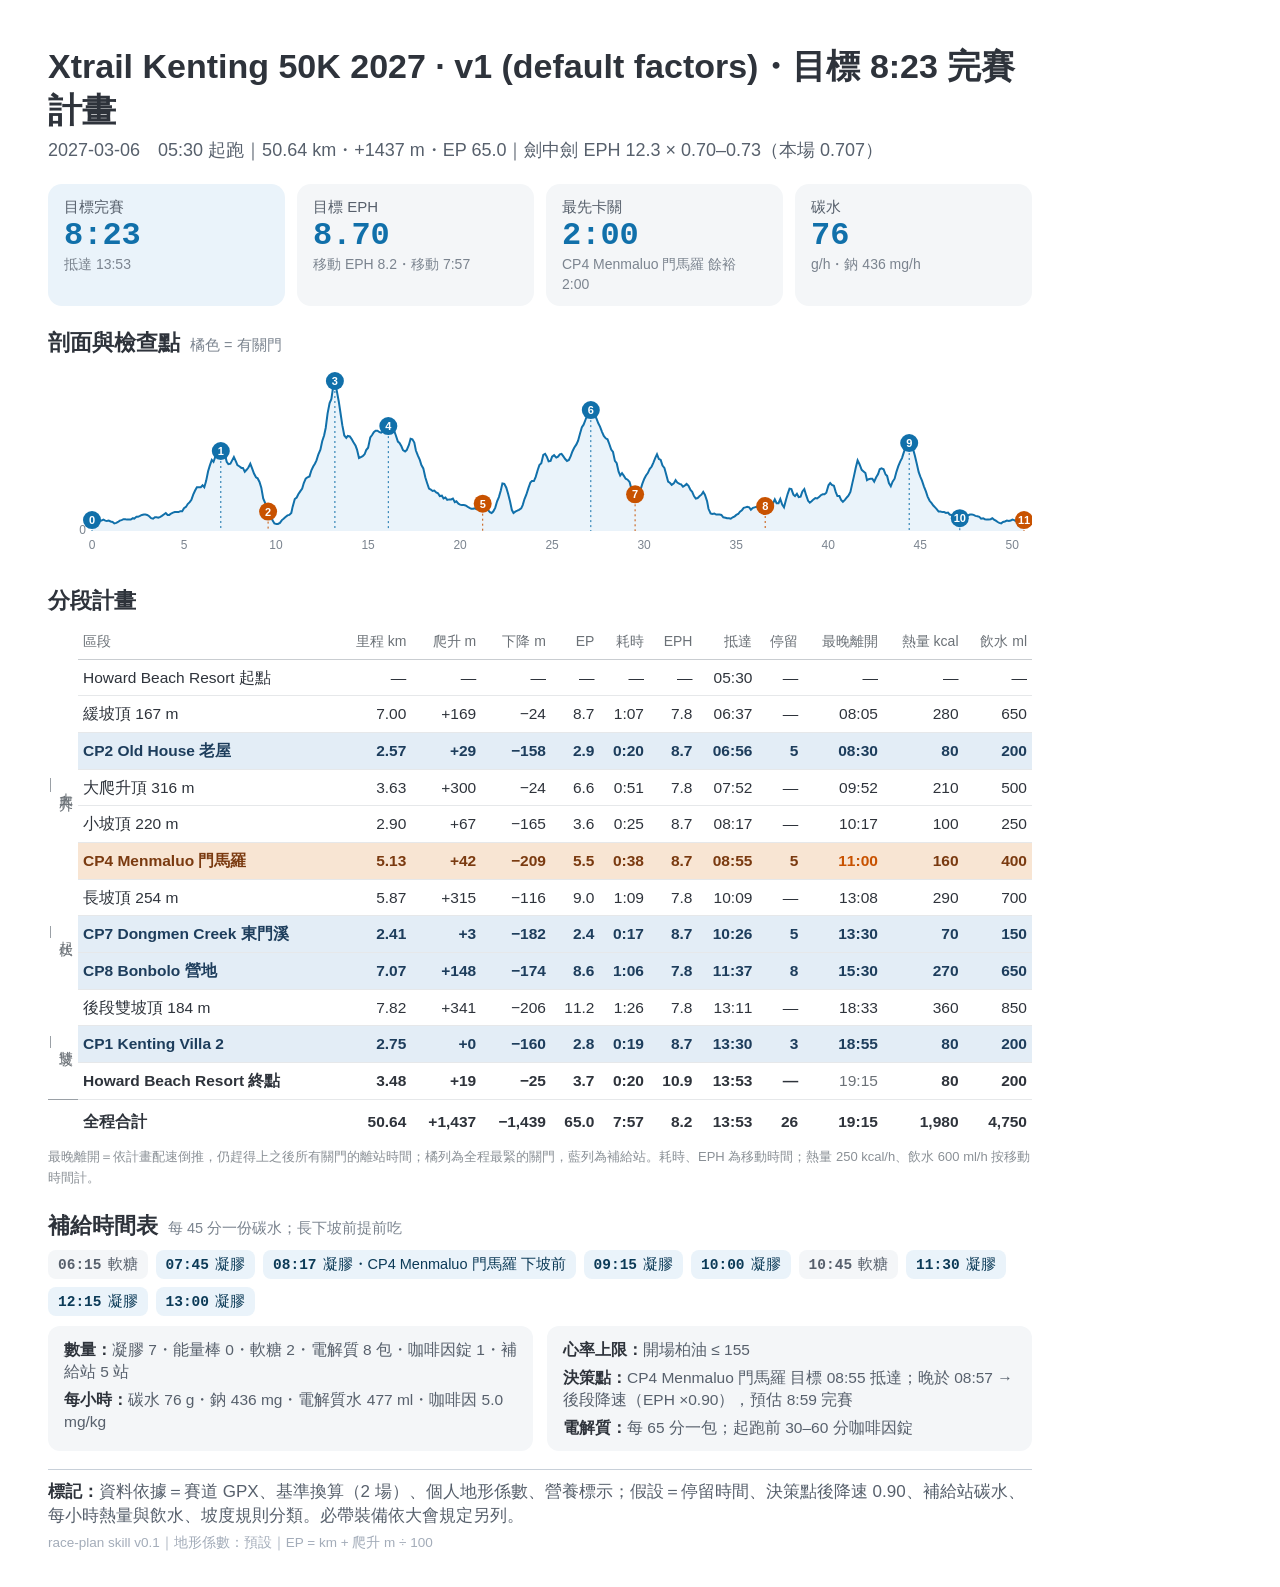
<file: races/kenting-xtrail-50k-2027/out-default/plan.html>
<!doctype html><html lang="zh-Hant"><head><meta charset="utf-8"><link rel="stylesheet" href="file:///home/user/TRaiLHeaD/.claude/skills/race-plan/assets/fonts/noto-sans-tc/400.css"><link rel="stylesheet" href="file:///home/user/TRaiLHeaD/.claude/skills/race-plan/assets/fonts/noto-sans-tc/500.css"><link rel="stylesheet" href="file:///home/user/TRaiLHeaD/.claude/skills/race-plan/assets/fonts/noto-sans-tc/700.css"><link rel="stylesheet" href="file:///home/user/TRaiLHeaD/.claude/skills/race-plan/assets/fonts/roboto-mono/400.css"><link rel="stylesheet" href="file:///home/user/TRaiLHeaD/.claude/skills/race-plan/assets/fonts/roboto-mono/500.css"><link rel="stylesheet" href="file:///home/user/TRaiLHeaD/.claude/skills/race-plan/assets/fonts/roboto-mono/700.css"><style>
:root{--blue:#1170AA;--bt:#A3CCE9;--btint:#EAF3FA;--ox:#C85200;--of:#FC7D0B;--ot:#FFBC79;--otint:#FFF2E6;
--g1:#57606C;--g2:#7B848F;--g3:#A3ACB9;--grid:#C8D0D9;--card:#F4F6F8;--t:#2E333B;--bdark:#0B3A57;--odark:#4A2500}
*{box-sizing:border-box;margin:0;padding:0} html,body{background:#fff}
body{width:1080px;padding:44px 48px 36px;font-family:"Segoe UI","Noto Sans TC",sans-serif;color:var(--t);font-size:18px;line-height:1.4}
.m,.kv,.chip b{font-family:"Roboto Mono","Noto Sans TC",monospace}
h1{font-size:34px;line-height:1.3} .sub{color:var(--g1);font-size:18px;margin-top:6px}
.kpis{display:grid;grid-template-columns:repeat(4,1fr);gap:12px;margin-top:20px}
.k{background:var(--card);border-radius:14px;padding:12px 16px} .k.hl{background:var(--btint)}
.kl{font-size:15px;color:var(--g1)} .kv{font-size:32px;font-weight:700;color:var(--blue);line-height:1.2} .ks{font-size:14px;color:var(--g2)}
h2{font-size:22px;margin:22px 0 8px;display:flex;gap:10px;align-items:baseline} h2 span{font-size:14.5px;font-weight:400;color:var(--g2)}
table{width:100%;border-collapse:collapse;font-size:15.5px}
th{font-size:13.5px;color:var(--g2);font-weight:500;text-align:right;padding:4px 5px;border-bottom:1.5px solid var(--grid)} th.l{text-align:left}
td{padding:5px 5px;border-bottom:1px solid #E6EAEE;vertical-align:middle} td.m{text-align:right;white-space:nowrap}
td.tg{background:var(--btint);color:var(--bdark);font-weight:700} td.c{color:var(--ox);font-weight:700}
tr.cut td.nm b{color:var(--odark)}
.nm b{font-weight:500} .nm small{display:block;font-size:12.5px;color:var(--g2)}
.no{display:inline-flex;width:22px;height:22px;border-radius:50%;background:var(--blue);color:#fff;font-size:12px;font-weight:700;align-items:center;justify-content:center}
tr.cut .no{background:var(--ox)}
.tt{font-size:13px;border-radius:6px;padding:1px 7px;background:var(--card);color:var(--g1);white-space:nowrap}
.tt.steep_climb,.tt.reclimb{background:var(--blue);color:#fff} .tt.descent_technical,.tt.descent_forest_road{background:var(--otint);color:var(--odark)}
.chips{display:flex;flex-wrap:wrap;gap:8px} .chip{font-size:14.5px;border-radius:8px;padding:4px 10px;background:var(--btint);color:var(--bdark)}
.chip b{margin-right:6px} .chip.bar{background:var(--blue);color:#fff} .chip.chew{background:var(--card);color:var(--g1)}
.fl{display:grid;grid-template-columns:1fr 1fr;gap:14px;margin-top:10px} .bx{background:var(--card);border-radius:12px;padding:10px 16px;font-size:15.5px;color:var(--g1)}
.bx b{color:var(--t)} .bx li{list-style:none;padding:3px 0}
.warn{margin-top:10px;background:var(--otint);color:var(--odark);border-radius:10px;padding:8px 14px;font-weight:700}
.foot{margin-top:18px;border-top:1.5px solid var(--grid);padding-top:10px;font-size:17px;color:var(--g1)} .foot b{color:var(--t)}
.src{font-size:13.5px;color:var(--g3);margin-top:6px}

table.st{width:100%;border-collapse:collapse;font-size:15.5px;font-variant-numeric:tabular-nums}
table.st th{font-weight:400;font-size:14px;color:#6b7177;text-align:right;padding:7px 5px;border-bottom:1.5px solid #c9cdd1;white-space:nowrap}
table.st th.nm{text-align:left} table.st td{text-align:right;padding:7px 5px;border-bottom:1px solid #e6e8ea;white-space:nowrap}
table.st td.nm{text-align:left} table.st td.g,table.st th.g{border:none;width:30px;padding:0}
table.st td.g{vertical-align:middle;text-align:center;color:#6b7177;font-size:14px}
table.st td.g span{display:inline-block;writing-mode:vertical-rl;letter-spacing:2px;border-left:1.5px solid #9aa0a6;padding:4px 0 4px 5px}
table.st tr.bind td:not(.g){background:#f8e5d3;font-weight:700;color:#7a3a10}
table.st tr.aid td:not(.g){background:#e3edf6;font-weight:700;color:#1d3d5c}
table.st tr.fin td{font-weight:700} table.st span.cut{color:#C85200} table.st span.fin{color:#6b7177;font-weight:400}
table.st tr.tot td{font-weight:700;border-top:1.5px solid #9aa0a6;border-bottom:none;padding-top:11px}
.stnote{color:#8a9096;font-size:13px;margin-top:8px;line-height:1.6}

</style></head><body>
<h1>Xtrail Kenting 50K 2027 · v1 (default factors)・目標 8:23 完賽計畫</h1>
<div class="sub">2027-03-06　05:30 起跑｜50.64 km・+1437 m・EP 65.0｜劍中劍 EPH 12.3 × 0.70–0.73（本場 0.707）</div>
<div class="kpis">
 <div class="k hl"><div class="kl">目標完賽</div><div class="kv">8:23</div><div class="ks">抵達 13:53</div></div>
 <div class="k"><div class="kl">目標 EPH</div><div class="kv">8.70</div><div class="ks">移動 EPH 8.2・移動 7:57</div></div>
 <div class="k"><div class="kl">最先卡關</div><div class="kv">2:00</div><div class="ks">CP4 Menmaluo 門馬羅 餘裕 2:00</div></div>
 <div class="k"><div class="kl">碳水</div><div class="kv">76</div><div class="ks">g/h・鈉 436 mg/h</div></div>
</div>
<h2>剖面與檢查點<span>橘色 = 有關門</span></h2><svg width="984" height="190" viewBox="0 0 984 190"><text x="38" y="166.5" text-anchor="end" font-size="12" fill="#7B848F">0</text><line x1="44" x2="976" y1="162.5" y2="162.5" stroke="#E6EAEE"/><path d="M44.0,164 L44.0,153.1 L45.8,153.6 L48.0,155.0 L49.9,155.4 L51.5,154.0 L53.4,153.6 L55.4,152.6 L57.3,153.6 L58.9,154.0 L60.7,153.6 L62.6,154.5 L64.6,155.0 L66.3,156.4 L68.3,155.9 L70.0,155.0 L71.8,153.6 L73.6,153.1 L75.5,152.2 L77.3,152.2 L79.0,152.6 L81.0,152.6 L82.8,152.6 L84.9,151.2 L86.3,151.7 L88.4,149.8 L90.0,149.8 L92.0,148.9 L93.9,147.9 L95.9,147.5 L97.4,147.5 L99.2,147.9 L101.2,149.3 L103.1,151.2 L105.1,151.7 L106.9,150.3 L108.6,150.3 L110.3,150.7 L112.3,149.8 L113.9,148.9 L115.8,147.5 L117.8,146.0 L119.6,147.9 L121.3,147.9 L123.1,146.5 L125.0,145.6 L126.8,145.1 L129.0,145.1 L130.5,145.1 L132.3,144.2 L134.2,144.2 L136.0,141.3 L138.0,139.9 L139.7,137.1 L141.7,135.2 L143.4,132.9 L145.2,127.7 L147.1,123.5 L148.9,120.2 L150.9,120.2 L152.8,120.2 L154.6,118.3 L156.3,120.2 L158.1,114.1 L160.1,104.2 L161.8,98.6 L163.8,92.9 L165.5,94.8 L167.7,88.7 L169.3,86.4 L171.4,85.0 L172.8,84.0 L174.7,85.4 L176.5,85.4 L178.7,94.8 L180.4,97.2 L182.4,96.7 L183.9,93.9 L185.9,90.1 L188.1,94.8 L189.4,98.1 L191.6,99.5 L193.4,100.9 L194.9,100.9 L196.8,104.7 L198.6,102.8 L200.4,100.5 L202.3,96.7 L204.1,101.4 L206.0,106.6 L208.0,110.3 L209.6,111.3 L211.5,115.0 L213.3,120.7 L215.2,131.5 L217.2,136.2 L218.8,140.4 L220.7,145.1 L222.7,148.4 L224.4,153.1 L226.4,156.4 L228.4,156.9 L229.9,156.9 L231.9,155.9 L233.9,153.1 L235.6,151.7 L237.2,150.3 L239.5,148.4 L241.3,147.9 L243.3,146.0 L244.6,139.9 L246.8,132.0 L248.7,130.5 L250.3,127.3 L252.2,124.4 L254.2,121.6 L255.8,116.0 L257.7,111.7 L259.5,110.3 L261.5,109.4 L263.4,103.3 L265.2,99.5 L266.9,96.7 L268.5,93.4 L270.4,87.3 L272.4,82.6 L274.2,74.2 L276.1,68.5 L277.7,61.0 L279.6,46.4 L281.6,36.1 L283.4,31.9 L285.1,20.1 L286.9,14.0 L288.8,23.9 L290.8,34.7 L292.5,46.0 L294.3,58.2 L296.3,68.5 L298.3,70.9 L299.8,69.0 L301.8,69.5 L303.5,71.8 L305.3,75.1 L307.6,78.8 L309.0,82.6 L311.0,91.1 L312.9,90.1 L314.7,89.2 L316.6,87.3 L318.2,83.1 L320.1,80.7 L322.3,70.4 L324.1,68.0 L325.8,65.2 L327.6,63.8 L329.5,63.8 L331.5,65.2 L333.1,65.7 L335.2,64.3 L336.8,61.0 L338.5,60.1 L340.3,59.1 L342.2,57.2 L344.4,59.6 L346.2,63.8 L347.7,68.0 L349.9,74.6 L351.5,76.0 L353.4,79.3 L355.0,83.1 L357.1,84.5 L358.7,83.1 L360.9,77.9 L362.6,71.8 L364.4,72.3 L366.3,75.6 L367.9,83.5 L369.9,88.7 L371.8,92.9 L373.4,98.1 L375.3,101.4 L377.3,110.3 L379.1,116.0 L381.0,121.6 L382.8,122.6 L384.5,124.0 L386.3,123.5 L388.2,125.4 L390.0,126.3 L391.8,129.1 L393.9,128.7 L395.5,131.5 L397.4,130.5 L399.2,132.9 L401.2,132.4 L403.1,132.4 L404.9,131.5 L406.8,135.2 L408.4,134.3 L410.4,136.7 L412.1,137.6 L413.9,138.1 L415.8,138.1 L417.6,138.5 L419.8,139.9 L421.5,140.9 L423.3,141.8 L425.2,141.8 L426.8,141.3 L428.7,142.3 L430.5,141.8 L432.5,141.8 L434.2,139.0 L436.2,136.7 L438.2,140.9 L439.9,142.8 L441.9,145.1 L443.6,146.0 L445.2,144.6 L447.2,140.9 L449.1,134.3 L450.9,130.1 L452.8,123.5 L454.4,116.4 L456.3,116.9 L458.3,120.7 L460.1,126.8 L462.0,134.3 L463.8,142.8 L465.5,146.0 L467.3,144.6 L469.3,143.7 L471.0,142.8 L473.2,141.3 L474.7,138.1 L476.5,132.0 L478.3,127.7 L480.4,121.1 L482.4,115.5 L483.9,114.1 L485.9,114.1 L487.7,109.9 L489.8,102.8 L491.4,98.1 L493.3,96.2 L495.3,87.8 L497.1,86.8 L498.8,89.7 L500.6,94.4 L502.6,93.9 L504.1,89.7 L506.1,88.2 L508.3,90.6 L510.0,89.7 L511.8,87.3 L513.5,86.8 L515.2,89.2 L517.2,92.0 L519.0,93.9 L520.9,92.9 L522.7,89.2 L524.4,84.5 L526.2,80.7 L528.4,77.4 L530.1,73.7 L531.9,67.1 L533.9,60.1 L535.6,57.7 L537.6,52.5 L539.3,47.8 L540.9,42.7 L542.8,43.1 L544.6,45.0 L546.4,49.2 L548.3,51.1 L550.3,56.3 L552.0,59.6 L554.0,64.8 L555.8,69.0 L557.7,71.3 L559.5,72.3 L561.3,77.0 L563.2,82.6 L565.0,85.0 L566.9,93.9 L568.7,96.2 L570.6,104.7 L572.2,108.5 L574.0,106.1 L575.9,108.9 L577.7,111.7 L579.6,112.7 L581.6,115.0 L583.2,121.1 L585.1,126.3 L587.1,127.3 L588.8,125.8 L590.6,124.9 L592.6,122.6 L594.3,116.9 L596.3,111.7 L598.0,108.5 L599.8,106.1 L601.8,101.9 L603.7,99.5 L605.3,95.8 L607.4,90.6 L609.0,87.3 L610.9,92.0 L612.7,92.9 L614.5,98.6 L616.4,100.9 L618.2,107.5 L620.1,114.6 L622.1,116.0 L623.7,117.9 L625.8,116.4 L627.6,113.2 L629.3,115.5 L631.5,116.9 L633.1,117.4 L635.0,119.7 L636.6,118.8 L638.6,116.9 L640.5,118.8 L642.5,123.0 L644.2,124.9 L646.0,129.1 L647.8,131.5 L649.7,131.0 L651.7,129.1 L653.4,127.7 L655.2,124.9 L656.9,127.7 L659.1,134.3 L660.5,141.8 L662.6,146.5 L664.2,147.0 L666.4,146.5 L668.1,147.5 L669.8,147.5 L671.6,147.5 L673.4,147.9 L675.3,150.3 L677.5,150.7 L679.0,151.2 L681.0,151.2 L682.8,151.7 L684.7,150.3 L686.7,149.3 L688.3,147.9 L690.2,147.0 L692.0,144.6 L693.9,143.2 L695.7,140.9 L697.5,140.4 L699.2,139.9 L701.2,140.4 L702.9,142.8 L704.9,140.9 L706.7,140.4 L708.4,139.9 L710.4,140.4 L712.1,142.8 L714.3,142.8 L715.9,140.9 L718.2,138.5 L719.6,138.5 L721.5,137.1 L723.1,136.7 L725.3,135.7 L726.8,132.4 L728.6,136.2 L730.5,136.2 L732.3,132.0 L734.2,137.6 L736.0,140.4 L737.8,133.4 L739.7,126.8 L741.5,121.6 L743.4,122.1 L745.4,127.7 L747.0,129.1 L748.9,126.8 L750.7,130.1 L752.6,129.6 L754.4,124.4 L756.3,122.1 L758.3,128.7 L760.1,133.8 L761.8,135.7 L763.6,134.3 L765.5,132.4 L767.3,131.0 L769.1,131.5 L771.0,130.1 L772.8,128.2 L774.7,127.3 L776.5,127.3 L778.3,125.8 L780.5,118.3 L782.2,116.0 L783.9,117.9 L785.9,118.8 L787.7,124.9 L789.4,129.1 L791.4,129.1 L793.1,132.9 L794.9,134.8 L796.9,132.9 L798.8,130.5 L800.4,128.7 L802.4,124.9 L804.3,116.4 L805.9,109.4 L807.8,100.5 L809.6,93.4 L811.5,97.2 L813.7,102.8 L815.3,104.2 L817.4,106.1 L819.0,113.2 L820.7,112.2 L822.5,111.7 L824.3,111.7 L826.2,114.6 L828.2,110.3 L830.1,107.0 L831.7,102.3 L833.5,101.4 L835.6,102.3 L837.6,107.5 L839.1,108.9 L840.9,116.0 L842.8,119.3 L844.6,114.6 L846.6,111.7 L848.3,105.2 L850.3,99.1 L852.3,94.4 L854.0,91.1 L855.8,85.4 L857.7,79.8 L859.5,73.2 L861.2,76.0 L863.2,79.3 L865.0,81.7 L866.9,88.7 L868.9,97.2 L870.7,105.2 L872.4,109.9 L874.0,113.6 L875.9,119.3 L877.9,124.4 L879.6,129.6 L881.6,133.8 L883.6,136.2 L885.3,138.5 L887.1,140.4 L888.9,142.3 L890.6,144.6 L892.4,144.6 L894.5,145.1 L896.1,145.1 L898.0,146.0 L900.0,145.6 L901.6,147.5 L903.5,147.9 L905.5,149.8 L907.2,150.3 L909.0,150.3 L910.8,150.3 L912.9,152.2 L914.9,151.7 L916.6,151.2 L918.4,150.3 L920.2,148.4 L921.9,147.5 L923.9,147.5 L925.6,147.9 L927.4,148.9 L929.3,149.3 L931.3,149.8 L933.1,151.7 L935.1,151.2 L936.8,152.2 L938.5,152.6 L940.5,152.6 L942.7,152.2 L944.3,151.2 L946.0,152.6 L947.8,153.6 L949.7,155.0 L951.3,155.9 L953.2,156.4 L955.0,155.0 L956.9,154.5 L958.9,153.6 L960.9,154.0 L962.7,153.6 L964.4,152.6 L966.2,153.1 L967.9,154.0 L970.1,155.4 L972.0,155.0 L973.6,154.0 L975.4,153.1 L976.0,164 Z" fill="#EAF3FA"/><polyline points="44.0,153.1 45.8,153.6 48.0,155.0 49.9,155.4 51.5,154.0 53.4,153.6 55.4,152.6 57.3,153.6 58.9,154.0 60.7,153.6 62.6,154.5 64.6,155.0 66.3,156.4 68.3,155.9 70.0,155.0 71.8,153.6 73.6,153.1 75.5,152.2 77.3,152.2 79.0,152.6 81.0,152.6 82.8,152.6 84.9,151.2 86.3,151.7 88.4,149.8 90.0,149.8 92.0,148.9 93.9,147.9 95.9,147.5 97.4,147.5 99.2,147.9 101.2,149.3 103.1,151.2 105.1,151.7 106.9,150.3 108.6,150.3 110.3,150.7 112.3,149.8 113.9,148.9 115.8,147.5 117.8,146.0 119.6,147.9 121.3,147.9 123.1,146.5 125.0,145.6 126.8,145.1 129.0,145.1 130.5,145.1 132.3,144.2 134.2,144.2 136.0,141.3 138.0,139.9 139.7,137.1 141.7,135.2 143.4,132.9 145.2,127.7 147.1,123.5 148.9,120.2 150.9,120.2 152.8,120.2 154.6,118.3 156.3,120.2 158.1,114.1 160.1,104.2 161.8,98.6 163.8,92.9 165.5,94.8 167.7,88.7 169.3,86.4 171.4,85.0 172.8,84.0 174.7,85.4 176.5,85.4 178.7,94.8 180.4,97.2 182.4,96.7 183.9,93.9 185.9,90.1 188.1,94.8 189.4,98.1 191.6,99.5 193.4,100.9 194.9,100.9 196.8,104.7 198.6,102.8 200.4,100.5 202.3,96.7 204.1,101.4 206.0,106.6 208.0,110.3 209.6,111.3 211.5,115.0 213.3,120.7 215.2,131.5 217.2,136.2 218.8,140.4 220.7,145.1 222.7,148.4 224.4,153.1 226.4,156.4 228.4,156.9 229.9,156.9 231.9,155.9 233.9,153.1 235.6,151.7 237.2,150.3 239.5,148.4 241.3,147.9 243.3,146.0 244.6,139.9 246.8,132.0 248.7,130.5 250.3,127.3 252.2,124.4 254.2,121.6 255.8,116.0 257.7,111.7 259.5,110.3 261.5,109.4 263.4,103.3 265.2,99.5 266.9,96.7 268.5,93.4 270.4,87.3 272.4,82.6 274.2,74.2 276.1,68.5 277.7,61.0 279.6,46.4 281.6,36.1 283.4,31.9 285.1,20.1 286.9,14.0 288.8,23.9 290.8,34.7 292.5,46.0 294.3,58.2 296.3,68.5 298.3,70.9 299.8,69.0 301.8,69.5 303.5,71.8 305.3,75.1 307.6,78.8 309.0,82.6 311.0,91.1 312.9,90.1 314.7,89.2 316.6,87.3 318.2,83.1 320.1,80.7 322.3,70.4 324.1,68.0 325.8,65.2 327.6,63.8 329.5,63.8 331.5,65.2 333.1,65.7 335.2,64.3 336.8,61.0 338.5,60.1 340.3,59.1 342.2,57.2 344.4,59.6 346.2,63.8 347.7,68.0 349.9,74.6 351.5,76.0 353.4,79.3 355.0,83.1 357.1,84.5 358.7,83.1 360.9,77.9 362.6,71.8 364.4,72.3 366.3,75.6 367.9,83.5 369.9,88.7 371.8,92.9 373.4,98.1 375.3,101.4 377.3,110.3 379.1,116.0 381.0,121.6 382.8,122.6 384.5,124.0 386.3,123.5 388.2,125.4 390.0,126.3 391.8,129.1 393.9,128.7 395.5,131.5 397.4,130.5 399.2,132.9 401.2,132.4 403.1,132.4 404.9,131.5 406.8,135.2 408.4,134.3 410.4,136.7 412.1,137.6 413.9,138.1 415.8,138.1 417.6,138.5 419.8,139.9 421.5,140.9 423.3,141.8 425.2,141.8 426.8,141.3 428.7,142.3 430.5,141.8 432.5,141.8 434.2,139.0 436.2,136.7 438.2,140.9 439.9,142.8 441.9,145.1 443.6,146.0 445.2,144.6 447.2,140.9 449.1,134.3 450.9,130.1 452.8,123.5 454.4,116.4 456.3,116.9 458.3,120.7 460.1,126.8 462.0,134.3 463.8,142.8 465.5,146.0 467.3,144.6 469.3,143.7 471.0,142.8 473.2,141.3 474.7,138.1 476.5,132.0 478.3,127.7 480.4,121.1 482.4,115.5 483.9,114.1 485.9,114.1 487.7,109.9 489.8,102.8 491.4,98.1 493.3,96.2 495.3,87.8 497.1,86.8 498.8,89.7 500.6,94.4 502.6,93.9 504.1,89.7 506.1,88.2 508.3,90.6 510.0,89.7 511.8,87.3 513.5,86.8 515.2,89.2 517.2,92.0 519.0,93.9 520.9,92.9 522.7,89.2 524.4,84.5 526.2,80.7 528.4,77.4 530.1,73.7 531.9,67.1 533.9,60.1 535.6,57.7 537.6,52.5 539.3,47.8 540.9,42.7 542.8,43.1 544.6,45.0 546.4,49.2 548.3,51.1 550.3,56.3 552.0,59.6 554.0,64.8 555.8,69.0 557.7,71.3 559.5,72.3 561.3,77.0 563.2,82.6 565.0,85.0 566.9,93.9 568.7,96.2 570.6,104.7 572.2,108.5 574.0,106.1 575.9,108.9 577.7,111.7 579.6,112.7 581.6,115.0 583.2,121.1 585.1,126.3 587.1,127.3 588.8,125.8 590.6,124.9 592.6,122.6 594.3,116.9 596.3,111.7 598.0,108.5 599.8,106.1 601.8,101.9 603.7,99.5 605.3,95.8 607.4,90.6 609.0,87.3 610.9,92.0 612.7,92.9 614.5,98.6 616.4,100.9 618.2,107.5 620.1,114.6 622.1,116.0 623.7,117.9 625.8,116.4 627.6,113.2 629.3,115.5 631.5,116.9 633.1,117.4 635.0,119.7 636.6,118.8 638.6,116.9 640.5,118.8 642.5,123.0 644.2,124.9 646.0,129.1 647.8,131.5 649.7,131.0 651.7,129.1 653.4,127.7 655.2,124.9 656.9,127.7 659.1,134.3 660.5,141.8 662.6,146.5 664.2,147.0 666.4,146.5 668.1,147.5 669.8,147.5 671.6,147.5 673.4,147.9 675.3,150.3 677.5,150.7 679.0,151.2 681.0,151.2 682.8,151.7 684.7,150.3 686.7,149.3 688.3,147.9 690.2,147.0 692.0,144.6 693.9,143.2 695.7,140.9 697.5,140.4 699.2,139.9 701.2,140.4 702.9,142.8 704.9,140.9 706.7,140.4 708.4,139.9 710.4,140.4 712.1,142.8 714.3,142.8 715.9,140.9 718.2,138.5 719.6,138.5 721.5,137.1 723.1,136.7 725.3,135.7 726.8,132.4 728.6,136.2 730.5,136.2 732.3,132.0 734.2,137.6 736.0,140.4 737.8,133.4 739.7,126.8 741.5,121.6 743.4,122.1 745.4,127.7 747.0,129.1 748.9,126.8 750.7,130.1 752.6,129.6 754.4,124.4 756.3,122.1 758.3,128.7 760.1,133.8 761.8,135.7 763.6,134.3 765.5,132.4 767.3,131.0 769.1,131.5 771.0,130.1 772.8,128.2 774.7,127.3 776.5,127.3 778.3,125.8 780.5,118.3 782.2,116.0 783.9,117.9 785.9,118.8 787.7,124.9 789.4,129.1 791.4,129.1 793.1,132.9 794.9,134.8 796.9,132.9 798.8,130.5 800.4,128.7 802.4,124.9 804.3,116.4 805.9,109.4 807.8,100.5 809.6,93.4 811.5,97.2 813.7,102.8 815.3,104.2 817.4,106.1 819.0,113.2 820.7,112.2 822.5,111.7 824.3,111.7 826.2,114.6 828.2,110.3 830.1,107.0 831.7,102.3 833.5,101.4 835.6,102.3 837.6,107.5 839.1,108.9 840.9,116.0 842.8,119.3 844.6,114.6 846.6,111.7 848.3,105.2 850.3,99.1 852.3,94.4 854.0,91.1 855.8,85.4 857.7,79.8 859.5,73.2 861.2,76.0 863.2,79.3 865.0,81.7 866.9,88.7 868.9,97.2 870.7,105.2 872.4,109.9 874.0,113.6 875.9,119.3 877.9,124.4 879.6,129.6 881.6,133.8 883.6,136.2 885.3,138.5 887.1,140.4 888.9,142.3 890.6,144.6 892.4,144.6 894.5,145.1 896.1,145.1 898.0,146.0 900.0,145.6 901.6,147.5 903.5,147.9 905.5,149.8 907.2,150.3 909.0,150.3 910.8,150.3 912.9,152.2 914.9,151.7 916.6,151.2 918.4,150.3 920.2,148.4 921.9,147.5 923.9,147.5 925.6,147.9 927.4,148.9 929.3,149.3 931.3,149.8 933.1,151.7 935.1,151.2 936.8,152.2 938.5,152.6 940.5,152.6 942.7,152.2 944.3,151.2 946.0,152.6 947.8,153.6 949.7,155.0 951.3,155.9 953.2,156.4 955.0,155.0 956.9,154.5 958.9,153.6 960.9,154.0 962.7,153.6 964.4,152.6 966.2,153.1 967.9,154.0 970.1,155.4 972.0,155.0 973.6,154.0 975.4,153.1" fill="none" stroke="#1170AA" stroke-width="2"/><line x1="44.0" y1="153.1" x2="44.0" y2="164" stroke="#1170AA" stroke-width="1" stroke-dasharray="2 3"/><circle cx="44.0" cy="153.1" r="9" fill="#1170AA"/><text x="44.0" y="157.1" text-anchor="middle" font-size="11" font-weight="700" fill="#fff">0</text><line x1="172.8" y1="84.0" x2="172.8" y2="164" stroke="#1170AA" stroke-width="1" stroke-dasharray="2 3"/><circle cx="172.8" cy="84.0" r="9" fill="#1170AA"/><text x="172.8" y="88.0" text-anchor="middle" font-size="11" font-weight="700" fill="#fff">1</text><line x1="220.1" y1="144.6" x2="220.1" y2="164" stroke="#C85200" stroke-width="1" stroke-dasharray="2 3"/><circle cx="220.1" cy="144.6" r="9" fill="#C85200"/><text x="220.1" y="148.6" text-anchor="middle" font-size="11" font-weight="700" fill="#fff">2</text><line x1="286.9" y1="14.0" x2="286.9" y2="164" stroke="#1170AA" stroke-width="1" stroke-dasharray="2 3"/><circle cx="286.9" cy="14.0" r="9" fill="#1170AA"/><text x="286.9" y="18.0" text-anchor="middle" font-size="11" font-weight="700" fill="#fff">3</text><line x1="340.3" y1="59.1" x2="340.3" y2="164" stroke="#1170AA" stroke-width="1" stroke-dasharray="2 3"/><circle cx="340.3" cy="59.1" r="9" fill="#1170AA"/><text x="340.3" y="63.1" text-anchor="middle" font-size="11" font-weight="700" fill="#fff">4</text><line x1="434.7" y1="136.7" x2="434.7" y2="164" stroke="#C85200" stroke-width="1" stroke-dasharray="2 3"/><circle cx="434.7" cy="136.7" r="9" fill="#C85200"/><text x="434.7" y="140.7" text-anchor="middle" font-size="11" font-weight="700" fill="#fff">5</text><line x1="542.8" y1="43.1" x2="542.8" y2="164" stroke="#1170AA" stroke-width="1" stroke-dasharray="2 3"/><circle cx="542.8" cy="43.1" r="9" fill="#1170AA"/><text x="542.8" y="47.1" text-anchor="middle" font-size="11" font-weight="700" fill="#fff">6</text><line x1="587.1" y1="127.3" x2="587.1" y2="164" stroke="#C85200" stroke-width="1" stroke-dasharray="2 3"/><circle cx="587.1" cy="127.3" r="9" fill="#C85200"/><text x="587.1" y="131.3" text-anchor="middle" font-size="11" font-weight="700" fill="#fff">7</text><line x1="717.2" y1="139.0" x2="717.2" y2="164" stroke="#C85200" stroke-width="1" stroke-dasharray="2 3"/><circle cx="717.2" cy="139.0" r="9" fill="#C85200"/><text x="717.2" y="143.0" text-anchor="middle" font-size="11" font-weight="700" fill="#fff">8</text><line x1="861.2" y1="76.0" x2="861.2" y2="164" stroke="#1170AA" stroke-width="1" stroke-dasharray="2 3"/><circle cx="861.2" cy="76.0" r="9" fill="#1170AA"/><text x="861.2" y="80.0" text-anchor="middle" font-size="11" font-weight="700" fill="#fff">9</text><line x1="911.8" y1="151.2" x2="911.8" y2="164" stroke="#1170AA" stroke-width="1" stroke-dasharray="2 3"/><circle cx="911.8" cy="151.2" r="9" fill="#1170AA"/><text x="911.8" y="155.2" text-anchor="middle" font-size="11" font-weight="700" fill="#fff">10</text><line x1="976.0" y1="153.1" x2="976.0" y2="164" stroke="#C85200" stroke-width="1" stroke-dasharray="2 3"/><circle cx="976.0" cy="153.1" r="9" fill="#C85200"/><text x="976.0" y="157.1" text-anchor="middle" font-size="11" font-weight="700" fill="#fff">11</text><text x="44.0" y="182" text-anchor="middle" font-size="12" fill="#7B848F">0</text><text x="136.0" y="182" text-anchor="middle" font-size="12" fill="#7B848F">5</text><text x="228.0" y="182" text-anchor="middle" font-size="12" fill="#7B848F">10</text><text x="320.1" y="182" text-anchor="middle" font-size="12" fill="#7B848F">15</text><text x="412.1" y="182" text-anchor="middle" font-size="12" fill="#7B848F">20</text><text x="504.1" y="182" text-anchor="middle" font-size="12" fill="#7B848F">25</text><text x="596.1" y="182" text-anchor="middle" font-size="12" fill="#7B848F">30</text><text x="688.2" y="182" text-anchor="middle" font-size="12" fill="#7B848F">35</text><text x="780.2" y="182" text-anchor="middle" font-size="12" fill="#7B848F">40</text><text x="872.2" y="182" text-anchor="middle" font-size="12" fill="#7B848F">45</text><text x="964.2" y="182" text-anchor="middle" font-size="12" fill="#7B848F">50</text></svg>
<h2>分段計畫</h2><table class="st"><tr><th class="g"></th><th class="nm">區段</th><th class="">里程 km</th><th class="">爬升 m</th><th class="">下降 m</th><th class="">EP</th><th class="">耗時</th><th class="">EPH</th><th class="">抵達</th><th class="">停留</th><th class="">最晚離開</th><th class="">熱量 kcal</th><th class="">飲水 ml</th></tr><tr class=""><td class="g"></td><td class="nm">Howard Beach Resort 起點</td><td>—</td><td>—</td><td>—</td><td>—</td><td>—</td><td>—</td><td>05:30</td><td>—</td><td>—</td><td>—</td><td>—</td></tr><tr class=""><td class="g" rowspan="5"><span>大爬升</span></td><td class="nm">緩坡頂 167 m</td><td>7.00</td><td>+169</td><td>−24</td><td>8.7</td><td>1:07</td><td>7.8</td><td>06:37</td><td>—</td><td>08:05</td><td>280</td><td>650</td></tr><tr class="aid"><td class="nm">CP2 Old House 老屋</td><td>2.57</td><td>+29</td><td>−158</td><td>2.9</td><td>0:20</td><td>8.7</td><td>06:56</td><td>5</td><td>08:30</td><td>80</td><td>200</td></tr><tr class=""><td class="nm">大爬升頂 316 m</td><td>3.63</td><td>+300</td><td>−24</td><td>6.6</td><td>0:51</td><td>7.8</td><td>07:52</td><td>—</td><td>09:52</td><td>210</td><td>500</td></tr><tr class=""><td class="nm">小坡頂 220 m</td><td>2.90</td><td>+67</td><td>−165</td><td>3.6</td><td>0:25</td><td>8.7</td><td>08:17</td><td>—</td><td>10:17</td><td>100</td><td>250</td></tr><tr class="bind"><td class="nm">CP4 Menmaluo 門馬羅</td><td>5.13</td><td>+42</td><td>−209</td><td>5.5</td><td>0:38</td><td>8.7</td><td>08:55</td><td>5</td><td><span class="cut">11:00</span></td><td>160</td><td>400</td></tr><tr class=""><td class="g" rowspan="3"><span>起伏</span></td><td class="nm">長坡頂 254 m</td><td>5.87</td><td>+315</td><td>−116</td><td>9.0</td><td>1:09</td><td>7.8</td><td>10:09</td><td>—</td><td>13:08</td><td>290</td><td>700</td></tr><tr class="aid"><td class="nm">CP7 Dongmen Creek 東門溪</td><td>2.41</td><td>+3</td><td>−182</td><td>2.4</td><td>0:17</td><td>8.7</td><td>10:26</td><td>5</td><td>13:30</td><td>70</td><td>150</td></tr><tr class="aid"><td class="nm">CP8 Bonbolo 營地</td><td>7.07</td><td>+148</td><td>−174</td><td>8.6</td><td>1:06</td><td>7.8</td><td>11:37</td><td>8</td><td>15:30</td><td>270</td><td>650</td></tr><tr class=""><td class="g" rowspan="3"><span>雙坡</span></td><td class="nm">後段雙坡頂 184 m</td><td>7.82</td><td>+341</td><td>−206</td><td>11.2</td><td>1:26</td><td>7.8</td><td>13:11</td><td>—</td><td>18:33</td><td>360</td><td>850</td></tr><tr class="aid"><td class="nm">CP1 Kenting Villa 2</td><td>2.75</td><td>+0</td><td>−160</td><td>2.8</td><td>0:19</td><td>8.7</td><td>13:30</td><td>3</td><td>18:55</td><td>80</td><td>200</td></tr><tr class="fin"><td class="nm">Howard Beach Resort 終點</td><td>3.48</td><td>+19</td><td>−25</td><td>3.7</td><td>0:20</td><td>10.9</td><td>13:53</td><td>—</td><td><span class="fin">19:15</span></td><td>80</td><td>200</td></tr><tr class="tot"><td class="g"></td><td class="nm">全程合計</td><td>50.64</td><td>+1,437</td><td>−1,439</td><td>65.0</td><td>7:57</td><td>8.2</td><td>13:53</td><td>26</td><td>19:15</td><td>1,980</td><td>4,750</td></tr></table><div class="stnote">最晚離開＝依計畫配速倒推，仍趕得上之後所有關門的離站時間；橘列為全程最緊的關門，藍列為補給站。耗時、EPH 為移動時間；熱量 250 kcal/h、飲水 600 ml/h 按移動時間計。</div>
<h2>補給時間表<span>每 45 分一份碳水；長下坡前提前吃</span></h2>
<div class="chips"><span class="chip chew"><b>06:15</b>軟糖</span><span class="chip gel"><b>07:45</b>凝膠</span><span class="chip gel"><b>08:17</b>凝膠・CP4 Menmaluo 門馬羅 下坡前</span><span class="chip gel"><b>09:15</b>凝膠</span><span class="chip gel"><b>10:00</b>凝膠</span><span class="chip chew"><b>10:45</b>軟糖</span><span class="chip gel"><b>11:30</b>凝膠</span><span class="chip gel"><b>12:15</b>凝膠</span><span class="chip gel"><b>13:00</b>凝膠</span></div>
<div class="fl">
 <div class="bx"><ul><li><b>數量：</b>凝膠 7・能量棒 0・軟糖 2・電解質 8 包・咖啡因錠 1・補給站 5 站</li>
 <li><b>每小時：</b>碳水 76 g・鈉 436 mg・電解質水 477 ml・咖啡因 5.0 mg/kg</li></ul></div>
 <div class="bx"><ul><li><b>心率上限：</b>開場柏油 ≤ 155</li>
 <li><b>決策點：</b>CP4 Menmaluo 門馬羅 目標 08:55 抵達；晚於 08:57 → 後段降速（EPH ×0.90），預估 8:59 完賽</li>
 <li><b>電解質：</b>每 65 分一包；起跑前 30–60 分咖啡因錠</li></ul></div>
</div>
<div class="foot"><b>標記：</b>資料依據＝賽道 GPX、基準換算（2 場）、個人地形係數、營養標示；假設＝停留時間、決策點後降速 0.90、補給站碳水、每小時熱量與飲水、坡度規則分類。必帶裝備依大會規定另列。</div>
<div class="src">race-plan skill v0.1｜地形係數：預設｜EP = km + 爬升 m ÷ 100</div>
</body></html>
</file>
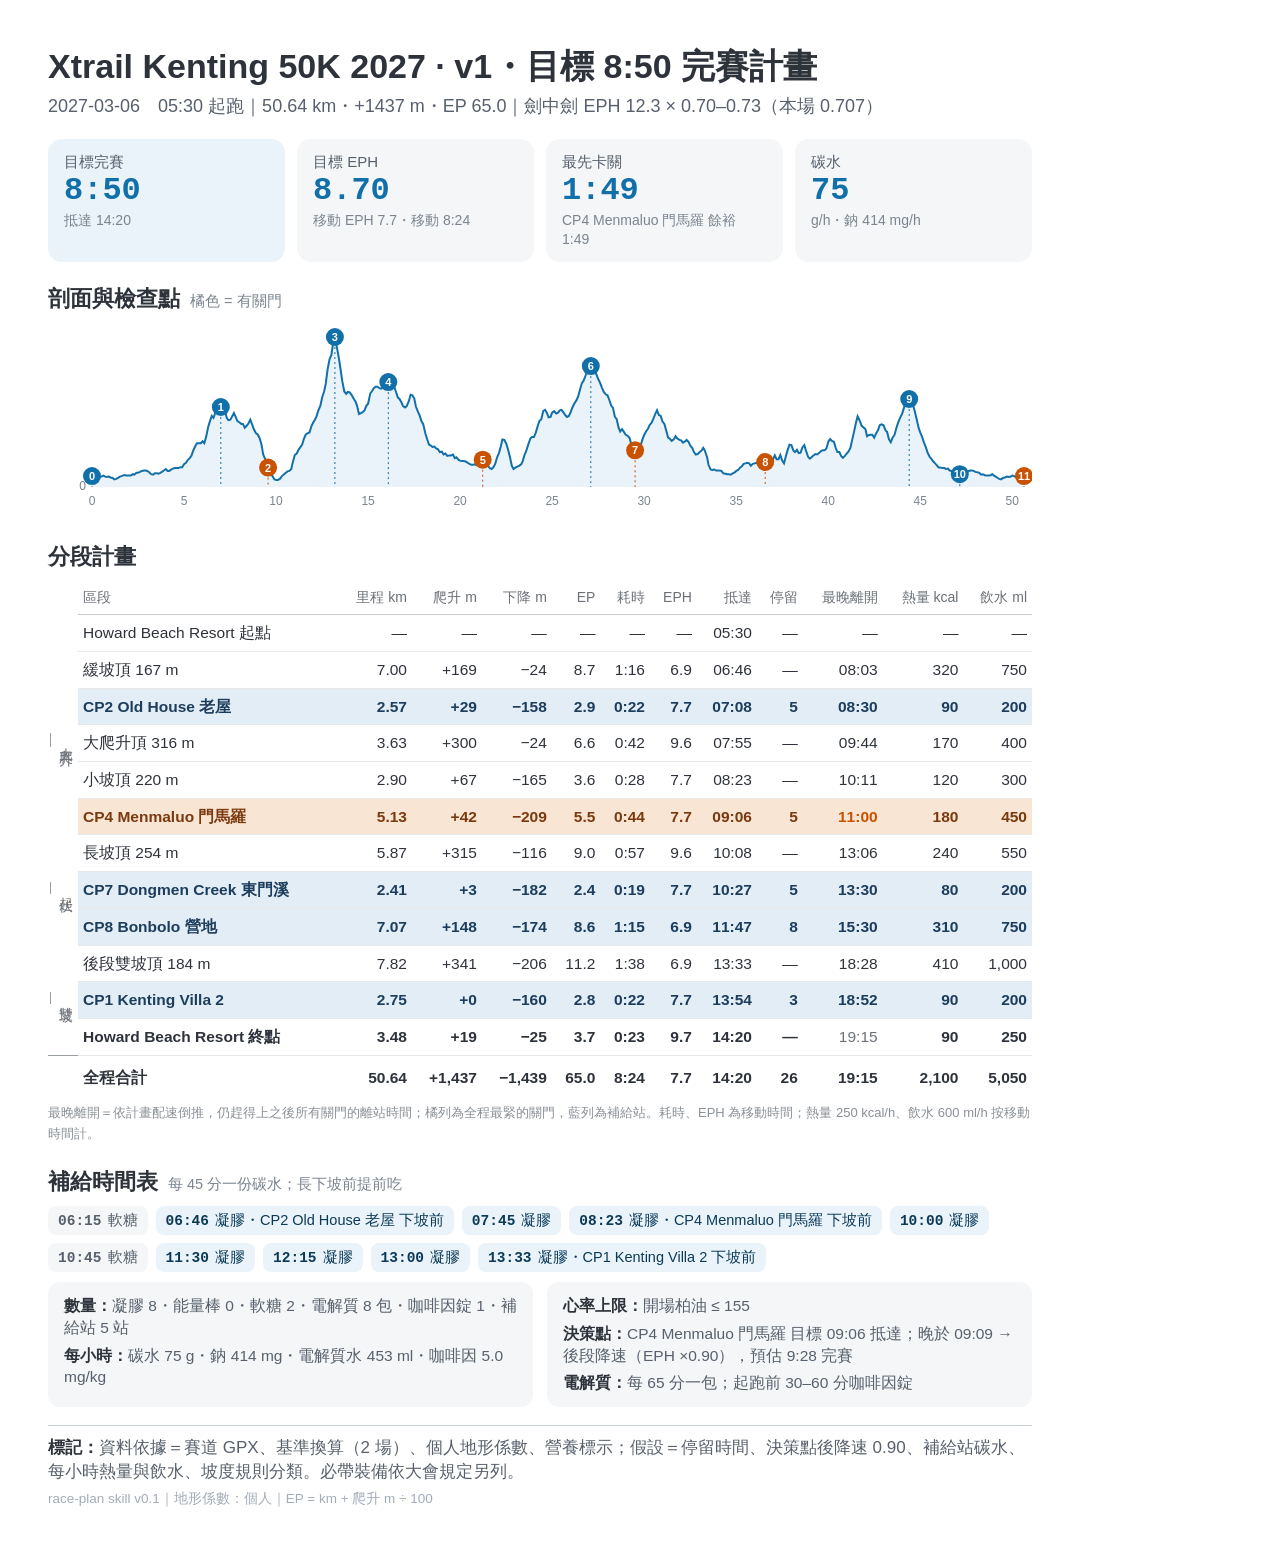
<file: races/kenting-xtrail-50k-2027/out/plan.html>
<!doctype html><html lang="zh-Hant"><head><meta charset="utf-8"><link rel="stylesheet" href="file:///home/user/TRaiLHeaD/.claude/skills/race-plan/assets/fonts/noto-sans-tc/400.css"><link rel="stylesheet" href="file:///home/user/TRaiLHeaD/.claude/skills/race-plan/assets/fonts/noto-sans-tc/500.css"><link rel="stylesheet" href="file:///home/user/TRaiLHeaD/.claude/skills/race-plan/assets/fonts/noto-sans-tc/700.css"><link rel="stylesheet" href="file:///home/user/TRaiLHeaD/.claude/skills/race-plan/assets/fonts/roboto-mono/400.css"><link rel="stylesheet" href="file:///home/user/TRaiLHeaD/.claude/skills/race-plan/assets/fonts/roboto-mono/500.css"><link rel="stylesheet" href="file:///home/user/TRaiLHeaD/.claude/skills/race-plan/assets/fonts/roboto-mono/700.css"><style>
:root{--blue:#1170AA;--bt:#A3CCE9;--btint:#EAF3FA;--ox:#C85200;--of:#FC7D0B;--ot:#FFBC79;--otint:#FFF2E6;
--g1:#57606C;--g2:#7B848F;--g3:#A3ACB9;--grid:#C8D0D9;--card:#F4F6F8;--t:#2E333B;--bdark:#0B3A57;--odark:#4A2500}
*{box-sizing:border-box;margin:0;padding:0} html,body{background:#fff}
body{width:1080px;padding:44px 48px 36px;font-family:"Segoe UI","Noto Sans TC",sans-serif;color:var(--t);font-size:18px;line-height:1.4}
.m,.kv,.chip b{font-family:"Roboto Mono","Noto Sans TC",monospace}
h1{font-size:34px;line-height:1.3} .sub{color:var(--g1);font-size:18px;margin-top:6px}
.kpis{display:grid;grid-template-columns:repeat(4,1fr);gap:12px;margin-top:20px}
.k{background:var(--card);border-radius:14px;padding:12px 16px} .k.hl{background:var(--btint)}
.kl{font-size:15px;color:var(--g1)} .kv{font-size:32px;font-weight:700;color:var(--blue);line-height:1.2} .ks{font-size:14px;color:var(--g2)}
h2{font-size:22px;margin:22px 0 8px;display:flex;gap:10px;align-items:baseline} h2 span{font-size:14.5px;font-weight:400;color:var(--g2)}
table{width:100%;border-collapse:collapse;font-size:15.5px}
th{font-size:13.5px;color:var(--g2);font-weight:500;text-align:right;padding:4px 5px;border-bottom:1.5px solid var(--grid)} th.l{text-align:left}
td{padding:5px 5px;border-bottom:1px solid #E6EAEE;vertical-align:middle} td.m{text-align:right;white-space:nowrap}
td.tg{background:var(--btint);color:var(--bdark);font-weight:700} td.c{color:var(--ox);font-weight:700}
tr.cut td.nm b{color:var(--odark)}
.nm b{font-weight:500} .nm small{display:block;font-size:12.5px;color:var(--g2)}
.no{display:inline-flex;width:22px;height:22px;border-radius:50%;background:var(--blue);color:#fff;font-size:12px;font-weight:700;align-items:center;justify-content:center}
tr.cut .no{background:var(--ox)}
.tt{font-size:13px;border-radius:6px;padding:1px 7px;background:var(--card);color:var(--g1);white-space:nowrap}
.tt.steep_climb,.tt.reclimb{background:var(--blue);color:#fff} .tt.descent_technical,.tt.descent_forest_road{background:var(--otint);color:var(--odark)}
.chips{display:flex;flex-wrap:wrap;gap:8px} .chip{font-size:14.5px;border-radius:8px;padding:4px 10px;background:var(--btint);color:var(--bdark)}
.chip b{margin-right:6px} .chip.bar{background:var(--blue);color:#fff} .chip.chew{background:var(--card);color:var(--g1)}
.fl{display:grid;grid-template-columns:1fr 1fr;gap:14px;margin-top:10px} .bx{background:var(--card);border-radius:12px;padding:10px 16px;font-size:15.5px;color:var(--g1)}
.bx b{color:var(--t)} .bx li{list-style:none;padding:3px 0}
.warn{margin-top:10px;background:var(--otint);color:var(--odark);border-radius:10px;padding:8px 14px;font-weight:700}
.foot{margin-top:18px;border-top:1.5px solid var(--grid);padding-top:10px;font-size:17px;color:var(--g1)} .foot b{color:var(--t)}
.src{font-size:13.5px;color:var(--g3);margin-top:6px}

table.st{width:100%;border-collapse:collapse;font-size:15.5px;font-variant-numeric:tabular-nums}
table.st th{font-weight:400;font-size:14px;color:#6b7177;text-align:right;padding:7px 5px;border-bottom:1.5px solid #c9cdd1;white-space:nowrap}
table.st th.nm{text-align:left} table.st td{text-align:right;padding:7px 5px;border-bottom:1px solid #e6e8ea;white-space:nowrap}
table.st td.nm{text-align:left} table.st td.g,table.st th.g{border:none;width:30px;padding:0}
table.st td.g{vertical-align:middle;text-align:center;color:#6b7177;font-size:14px}
table.st td.g span{display:inline-block;writing-mode:vertical-rl;letter-spacing:2px;border-left:1.5px solid #9aa0a6;padding:4px 0 4px 5px}
table.st tr.bind td:not(.g){background:#f8e5d3;font-weight:700;color:#7a3a10}
table.st tr.aid td:not(.g){background:#e3edf6;font-weight:700;color:#1d3d5c}
table.st tr.fin td{font-weight:700} table.st span.cut{color:#C85200} table.st span.fin{color:#6b7177;font-weight:400}
table.st tr.tot td{font-weight:700;border-top:1.5px solid #9aa0a6;border-bottom:none;padding-top:11px}
.stnote{color:#8a9096;font-size:13px;margin-top:8px;line-height:1.6}

</style></head><body>
<h1>Xtrail Kenting 50K 2027 · v1・目標 8:50 完賽計畫</h1>
<div class="sub">2027-03-06　05:30 起跑｜50.64 km・+1437 m・EP 65.0｜劍中劍 EPH 12.3 × 0.70–0.73（本場 0.707）</div>
<div class="kpis">
 <div class="k hl"><div class="kl">目標完賽</div><div class="kv">8:50</div><div class="ks">抵達 14:20</div></div>
 <div class="k"><div class="kl">目標 EPH</div><div class="kv">8.70</div><div class="ks">移動 EPH 7.7・移動 8:24</div></div>
 <div class="k"><div class="kl">最先卡關</div><div class="kv">1:49</div><div class="ks">CP4 Menmaluo 門馬羅 餘裕 1:49</div></div>
 <div class="k"><div class="kl">碳水</div><div class="kv">75</div><div class="ks">g/h・鈉 414 mg/h</div></div>
</div>
<h2>剖面與檢查點<span>橘色 = 有關門</span></h2><svg width="984" height="190" viewBox="0 0 984 190"><text x="38" y="166.5" text-anchor="end" font-size="12" fill="#7B848F">0</text><line x1="44" x2="976" y1="162.5" y2="162.5" stroke="#E6EAEE"/><path d="M44.0,164 L44.0,153.1 L45.8,153.6 L48.0,155.0 L49.9,155.4 L51.5,154.0 L53.4,153.6 L55.4,152.6 L57.3,153.6 L58.9,154.0 L60.7,153.6 L62.6,154.5 L64.6,155.0 L66.3,156.4 L68.3,155.9 L70.0,155.0 L71.8,153.6 L73.6,153.1 L75.5,152.2 L77.3,152.2 L79.0,152.6 L81.0,152.6 L82.8,152.6 L84.9,151.2 L86.3,151.7 L88.4,149.8 L90.0,149.8 L92.0,148.9 L93.9,147.9 L95.9,147.5 L97.4,147.5 L99.2,147.9 L101.2,149.3 L103.1,151.2 L105.1,151.7 L106.9,150.3 L108.6,150.3 L110.3,150.7 L112.3,149.8 L113.9,148.9 L115.8,147.5 L117.8,146.0 L119.6,147.9 L121.3,147.9 L123.1,146.5 L125.0,145.6 L126.8,145.1 L129.0,145.1 L130.5,145.1 L132.3,144.2 L134.2,144.2 L136.0,141.3 L138.0,139.9 L139.7,137.1 L141.7,135.2 L143.4,132.9 L145.2,127.7 L147.1,123.5 L148.9,120.2 L150.9,120.2 L152.8,120.2 L154.6,118.3 L156.3,120.2 L158.1,114.1 L160.1,104.2 L161.8,98.6 L163.8,92.9 L165.5,94.8 L167.7,88.7 L169.3,86.4 L171.4,85.0 L172.8,84.0 L174.7,85.4 L176.5,85.4 L178.7,94.8 L180.4,97.2 L182.4,96.7 L183.9,93.9 L185.9,90.1 L188.1,94.8 L189.4,98.1 L191.6,99.5 L193.4,100.9 L194.9,100.9 L196.8,104.7 L198.6,102.8 L200.4,100.5 L202.3,96.7 L204.1,101.4 L206.0,106.6 L208.0,110.3 L209.6,111.3 L211.5,115.0 L213.3,120.7 L215.2,131.5 L217.2,136.2 L218.8,140.4 L220.7,145.1 L222.7,148.4 L224.4,153.1 L226.4,156.4 L228.4,156.9 L229.9,156.9 L231.9,155.9 L233.9,153.1 L235.6,151.7 L237.2,150.3 L239.5,148.4 L241.3,147.9 L243.3,146.0 L244.6,139.9 L246.8,132.0 L248.7,130.5 L250.3,127.3 L252.2,124.4 L254.2,121.6 L255.8,116.0 L257.7,111.7 L259.5,110.3 L261.5,109.4 L263.4,103.3 L265.2,99.5 L266.9,96.7 L268.5,93.4 L270.4,87.3 L272.4,82.6 L274.2,74.2 L276.1,68.5 L277.7,61.0 L279.6,46.4 L281.6,36.1 L283.4,31.9 L285.1,20.1 L286.9,14.0 L288.8,23.9 L290.8,34.7 L292.5,46.0 L294.3,58.2 L296.3,68.5 L298.3,70.9 L299.8,69.0 L301.8,69.5 L303.5,71.8 L305.3,75.1 L307.6,78.8 L309.0,82.6 L311.0,91.1 L312.9,90.1 L314.7,89.2 L316.6,87.3 L318.2,83.1 L320.1,80.7 L322.3,70.4 L324.1,68.0 L325.8,65.2 L327.6,63.8 L329.5,63.8 L331.5,65.2 L333.1,65.7 L335.2,64.3 L336.8,61.0 L338.5,60.1 L340.3,59.1 L342.2,57.2 L344.4,59.6 L346.2,63.8 L347.7,68.0 L349.9,74.6 L351.5,76.0 L353.4,79.3 L355.0,83.1 L357.1,84.5 L358.7,83.1 L360.9,77.9 L362.6,71.8 L364.4,72.3 L366.3,75.6 L367.9,83.5 L369.9,88.7 L371.8,92.9 L373.4,98.1 L375.3,101.4 L377.3,110.3 L379.1,116.0 L381.0,121.6 L382.8,122.6 L384.5,124.0 L386.3,123.5 L388.2,125.4 L390.0,126.3 L391.8,129.1 L393.9,128.7 L395.5,131.5 L397.4,130.5 L399.2,132.9 L401.2,132.4 L403.1,132.4 L404.9,131.5 L406.8,135.2 L408.4,134.3 L410.4,136.7 L412.1,137.6 L413.9,138.1 L415.8,138.1 L417.6,138.5 L419.8,139.9 L421.5,140.9 L423.3,141.8 L425.2,141.8 L426.8,141.3 L428.7,142.3 L430.5,141.8 L432.5,141.8 L434.2,139.0 L436.2,136.7 L438.2,140.9 L439.9,142.8 L441.9,145.1 L443.6,146.0 L445.2,144.6 L447.2,140.9 L449.1,134.3 L450.9,130.1 L452.8,123.5 L454.4,116.4 L456.3,116.9 L458.3,120.7 L460.1,126.8 L462.0,134.3 L463.8,142.8 L465.5,146.0 L467.3,144.6 L469.3,143.7 L471.0,142.8 L473.2,141.3 L474.7,138.1 L476.5,132.0 L478.3,127.7 L480.4,121.1 L482.4,115.5 L483.9,114.1 L485.9,114.1 L487.7,109.9 L489.8,102.8 L491.4,98.1 L493.3,96.2 L495.3,87.8 L497.1,86.8 L498.8,89.7 L500.6,94.4 L502.6,93.9 L504.1,89.7 L506.1,88.2 L508.3,90.6 L510.0,89.7 L511.8,87.3 L513.5,86.8 L515.2,89.2 L517.2,92.0 L519.0,93.9 L520.9,92.9 L522.7,89.2 L524.4,84.5 L526.2,80.7 L528.4,77.4 L530.1,73.7 L531.9,67.1 L533.9,60.1 L535.6,57.7 L537.6,52.5 L539.3,47.8 L540.9,42.7 L542.8,43.1 L544.6,45.0 L546.4,49.2 L548.3,51.1 L550.3,56.3 L552.0,59.6 L554.0,64.8 L555.8,69.0 L557.7,71.3 L559.5,72.3 L561.3,77.0 L563.2,82.6 L565.0,85.0 L566.9,93.9 L568.7,96.2 L570.6,104.7 L572.2,108.5 L574.0,106.1 L575.9,108.9 L577.7,111.7 L579.6,112.7 L581.6,115.0 L583.2,121.1 L585.1,126.3 L587.1,127.3 L588.8,125.8 L590.6,124.9 L592.6,122.6 L594.3,116.9 L596.3,111.7 L598.0,108.5 L599.8,106.1 L601.8,101.9 L603.7,99.5 L605.3,95.8 L607.4,90.6 L609.0,87.3 L610.9,92.0 L612.7,92.9 L614.5,98.6 L616.4,100.9 L618.2,107.5 L620.1,114.6 L622.1,116.0 L623.7,117.9 L625.8,116.4 L627.6,113.2 L629.3,115.5 L631.5,116.9 L633.1,117.4 L635.0,119.7 L636.6,118.8 L638.6,116.9 L640.5,118.8 L642.5,123.0 L644.2,124.9 L646.0,129.1 L647.8,131.5 L649.7,131.0 L651.7,129.1 L653.4,127.7 L655.2,124.9 L656.9,127.7 L659.1,134.3 L660.5,141.8 L662.6,146.5 L664.2,147.0 L666.4,146.5 L668.1,147.5 L669.8,147.5 L671.6,147.5 L673.4,147.9 L675.3,150.3 L677.5,150.7 L679.0,151.2 L681.0,151.2 L682.8,151.7 L684.7,150.3 L686.7,149.3 L688.3,147.9 L690.2,147.0 L692.0,144.6 L693.9,143.2 L695.7,140.9 L697.5,140.4 L699.2,139.9 L701.2,140.4 L702.9,142.8 L704.9,140.9 L706.7,140.4 L708.4,139.9 L710.4,140.4 L712.1,142.8 L714.3,142.8 L715.9,140.9 L718.2,138.5 L719.6,138.5 L721.5,137.1 L723.1,136.7 L725.3,135.7 L726.8,132.4 L728.6,136.2 L730.5,136.2 L732.3,132.0 L734.2,137.6 L736.0,140.4 L737.8,133.4 L739.7,126.8 L741.5,121.6 L743.4,122.1 L745.4,127.7 L747.0,129.1 L748.9,126.8 L750.7,130.1 L752.6,129.6 L754.4,124.4 L756.3,122.1 L758.3,128.7 L760.1,133.8 L761.8,135.7 L763.6,134.3 L765.5,132.4 L767.3,131.0 L769.1,131.5 L771.0,130.1 L772.8,128.2 L774.7,127.3 L776.5,127.3 L778.3,125.8 L780.5,118.3 L782.2,116.0 L783.9,117.9 L785.9,118.8 L787.7,124.9 L789.4,129.1 L791.4,129.1 L793.1,132.9 L794.9,134.8 L796.9,132.9 L798.8,130.5 L800.4,128.7 L802.4,124.9 L804.3,116.4 L805.9,109.4 L807.8,100.5 L809.6,93.4 L811.5,97.2 L813.7,102.8 L815.3,104.2 L817.4,106.1 L819.0,113.2 L820.7,112.2 L822.5,111.7 L824.3,111.7 L826.2,114.6 L828.2,110.3 L830.1,107.0 L831.7,102.3 L833.5,101.4 L835.6,102.3 L837.6,107.5 L839.1,108.9 L840.9,116.0 L842.8,119.3 L844.6,114.6 L846.6,111.7 L848.3,105.2 L850.3,99.1 L852.3,94.4 L854.0,91.1 L855.8,85.4 L857.7,79.8 L859.5,73.2 L861.2,76.0 L863.2,79.3 L865.0,81.7 L866.9,88.7 L868.9,97.2 L870.7,105.2 L872.4,109.9 L874.0,113.6 L875.9,119.3 L877.9,124.4 L879.6,129.6 L881.6,133.8 L883.6,136.2 L885.3,138.5 L887.1,140.4 L888.9,142.3 L890.6,144.6 L892.4,144.6 L894.5,145.1 L896.1,145.1 L898.0,146.0 L900.0,145.6 L901.6,147.5 L903.5,147.9 L905.5,149.8 L907.2,150.3 L909.0,150.3 L910.8,150.3 L912.9,152.2 L914.9,151.7 L916.6,151.2 L918.4,150.3 L920.2,148.4 L921.9,147.5 L923.9,147.5 L925.6,147.9 L927.4,148.9 L929.3,149.3 L931.3,149.8 L933.1,151.7 L935.1,151.2 L936.8,152.2 L938.5,152.6 L940.5,152.6 L942.7,152.2 L944.3,151.2 L946.0,152.6 L947.8,153.6 L949.7,155.0 L951.3,155.9 L953.2,156.4 L955.0,155.0 L956.9,154.5 L958.9,153.6 L960.9,154.0 L962.7,153.6 L964.4,152.6 L966.2,153.1 L967.9,154.0 L970.1,155.4 L972.0,155.0 L973.6,154.0 L975.4,153.1 L976.0,164 Z" fill="#EAF3FA"/><polyline points="44.0,153.1 45.8,153.6 48.0,155.0 49.9,155.4 51.5,154.0 53.4,153.6 55.4,152.6 57.3,153.6 58.9,154.0 60.7,153.6 62.6,154.5 64.6,155.0 66.3,156.4 68.3,155.9 70.0,155.0 71.8,153.6 73.6,153.1 75.5,152.2 77.3,152.2 79.0,152.6 81.0,152.6 82.8,152.6 84.9,151.2 86.3,151.7 88.4,149.8 90.0,149.8 92.0,148.9 93.9,147.9 95.9,147.5 97.4,147.5 99.2,147.9 101.2,149.3 103.1,151.2 105.1,151.7 106.9,150.3 108.6,150.3 110.3,150.7 112.3,149.8 113.9,148.9 115.8,147.5 117.8,146.0 119.6,147.9 121.3,147.9 123.1,146.5 125.0,145.6 126.8,145.1 129.0,145.1 130.5,145.1 132.3,144.2 134.2,144.2 136.0,141.3 138.0,139.9 139.7,137.1 141.7,135.2 143.4,132.9 145.2,127.7 147.1,123.5 148.9,120.2 150.9,120.2 152.8,120.2 154.6,118.3 156.3,120.2 158.1,114.1 160.1,104.2 161.8,98.6 163.8,92.9 165.5,94.8 167.7,88.7 169.3,86.4 171.4,85.0 172.8,84.0 174.7,85.4 176.5,85.4 178.7,94.8 180.4,97.2 182.4,96.7 183.9,93.9 185.9,90.1 188.1,94.8 189.4,98.1 191.6,99.5 193.4,100.9 194.9,100.9 196.8,104.7 198.6,102.8 200.4,100.5 202.3,96.7 204.1,101.4 206.0,106.6 208.0,110.3 209.6,111.3 211.5,115.0 213.3,120.7 215.2,131.5 217.2,136.2 218.8,140.4 220.7,145.1 222.7,148.4 224.4,153.1 226.4,156.4 228.4,156.9 229.9,156.9 231.9,155.9 233.9,153.1 235.6,151.7 237.2,150.3 239.5,148.4 241.3,147.9 243.3,146.0 244.6,139.9 246.8,132.0 248.7,130.5 250.3,127.3 252.2,124.4 254.2,121.6 255.8,116.0 257.7,111.7 259.5,110.3 261.5,109.4 263.4,103.3 265.2,99.5 266.9,96.7 268.5,93.4 270.4,87.3 272.4,82.6 274.2,74.2 276.1,68.5 277.7,61.0 279.6,46.4 281.6,36.1 283.4,31.9 285.1,20.1 286.9,14.0 288.8,23.9 290.8,34.7 292.5,46.0 294.3,58.2 296.3,68.5 298.3,70.9 299.8,69.0 301.8,69.5 303.5,71.8 305.3,75.1 307.6,78.8 309.0,82.6 311.0,91.1 312.9,90.1 314.7,89.2 316.6,87.3 318.2,83.1 320.1,80.7 322.3,70.4 324.1,68.0 325.8,65.2 327.6,63.8 329.5,63.8 331.5,65.2 333.1,65.7 335.2,64.3 336.8,61.0 338.5,60.1 340.3,59.1 342.2,57.2 344.4,59.6 346.2,63.8 347.7,68.0 349.9,74.6 351.5,76.0 353.4,79.3 355.0,83.1 357.1,84.5 358.7,83.1 360.9,77.9 362.6,71.8 364.4,72.3 366.3,75.6 367.9,83.5 369.9,88.7 371.8,92.9 373.4,98.1 375.3,101.4 377.3,110.3 379.1,116.0 381.0,121.6 382.8,122.6 384.5,124.0 386.3,123.5 388.2,125.4 390.0,126.3 391.8,129.1 393.9,128.7 395.5,131.5 397.4,130.5 399.2,132.9 401.2,132.4 403.1,132.4 404.9,131.5 406.8,135.2 408.4,134.3 410.4,136.7 412.1,137.6 413.9,138.1 415.8,138.1 417.6,138.5 419.8,139.9 421.5,140.9 423.3,141.8 425.2,141.8 426.8,141.3 428.7,142.3 430.5,141.8 432.5,141.8 434.2,139.0 436.2,136.7 438.2,140.9 439.9,142.8 441.9,145.1 443.6,146.0 445.2,144.6 447.2,140.9 449.1,134.3 450.9,130.1 452.8,123.5 454.4,116.4 456.3,116.9 458.3,120.7 460.1,126.8 462.0,134.3 463.8,142.8 465.5,146.0 467.3,144.6 469.3,143.7 471.0,142.8 473.2,141.3 474.7,138.1 476.5,132.0 478.3,127.7 480.4,121.1 482.4,115.5 483.9,114.1 485.9,114.1 487.7,109.9 489.8,102.8 491.4,98.1 493.3,96.2 495.3,87.8 497.1,86.8 498.8,89.7 500.6,94.4 502.6,93.9 504.1,89.7 506.1,88.2 508.3,90.6 510.0,89.7 511.8,87.3 513.5,86.8 515.2,89.2 517.2,92.0 519.0,93.9 520.9,92.9 522.7,89.2 524.4,84.5 526.2,80.7 528.4,77.4 530.1,73.7 531.9,67.1 533.9,60.1 535.6,57.7 537.6,52.5 539.3,47.8 540.9,42.7 542.8,43.1 544.6,45.0 546.4,49.2 548.3,51.1 550.3,56.3 552.0,59.6 554.0,64.8 555.8,69.0 557.7,71.3 559.5,72.3 561.3,77.0 563.2,82.6 565.0,85.0 566.9,93.9 568.7,96.2 570.6,104.7 572.2,108.5 574.0,106.1 575.9,108.9 577.7,111.7 579.6,112.7 581.6,115.0 583.2,121.1 585.1,126.3 587.1,127.3 588.8,125.8 590.6,124.9 592.6,122.6 594.3,116.9 596.3,111.7 598.0,108.5 599.8,106.1 601.8,101.9 603.7,99.5 605.3,95.8 607.4,90.6 609.0,87.3 610.9,92.0 612.7,92.9 614.5,98.6 616.4,100.9 618.2,107.5 620.1,114.6 622.1,116.0 623.7,117.9 625.8,116.4 627.6,113.2 629.3,115.5 631.5,116.9 633.1,117.4 635.0,119.7 636.6,118.8 638.6,116.9 640.5,118.8 642.5,123.0 644.2,124.9 646.0,129.1 647.8,131.5 649.7,131.0 651.7,129.1 653.4,127.7 655.2,124.9 656.9,127.7 659.1,134.3 660.5,141.8 662.6,146.5 664.2,147.0 666.4,146.5 668.1,147.5 669.8,147.5 671.6,147.5 673.4,147.9 675.3,150.3 677.5,150.7 679.0,151.2 681.0,151.2 682.8,151.7 684.7,150.3 686.7,149.3 688.3,147.9 690.2,147.0 692.0,144.6 693.9,143.2 695.7,140.9 697.5,140.4 699.2,139.9 701.2,140.4 702.9,142.8 704.9,140.9 706.7,140.4 708.4,139.9 710.4,140.4 712.1,142.8 714.3,142.8 715.9,140.9 718.2,138.5 719.6,138.5 721.5,137.1 723.1,136.7 725.3,135.7 726.8,132.4 728.6,136.2 730.5,136.2 732.3,132.0 734.2,137.6 736.0,140.4 737.8,133.4 739.7,126.8 741.5,121.6 743.4,122.1 745.4,127.7 747.0,129.1 748.9,126.8 750.7,130.1 752.6,129.6 754.4,124.4 756.3,122.1 758.3,128.7 760.1,133.8 761.8,135.7 763.6,134.3 765.5,132.4 767.3,131.0 769.1,131.5 771.0,130.1 772.8,128.2 774.7,127.3 776.5,127.3 778.3,125.8 780.5,118.3 782.2,116.0 783.9,117.9 785.9,118.8 787.7,124.9 789.4,129.1 791.4,129.1 793.1,132.9 794.9,134.8 796.9,132.9 798.8,130.5 800.4,128.7 802.4,124.9 804.3,116.4 805.9,109.4 807.8,100.5 809.6,93.4 811.5,97.2 813.7,102.8 815.3,104.2 817.4,106.1 819.0,113.2 820.7,112.2 822.5,111.7 824.3,111.7 826.2,114.6 828.2,110.3 830.1,107.0 831.7,102.3 833.5,101.4 835.6,102.3 837.6,107.5 839.1,108.9 840.9,116.0 842.8,119.3 844.6,114.6 846.6,111.7 848.3,105.2 850.3,99.1 852.3,94.4 854.0,91.1 855.8,85.4 857.7,79.8 859.5,73.2 861.2,76.0 863.2,79.3 865.0,81.7 866.9,88.7 868.9,97.2 870.7,105.2 872.4,109.9 874.0,113.6 875.9,119.3 877.9,124.4 879.6,129.6 881.6,133.8 883.6,136.2 885.3,138.5 887.1,140.4 888.9,142.3 890.6,144.6 892.4,144.6 894.5,145.1 896.1,145.1 898.0,146.0 900.0,145.6 901.6,147.5 903.5,147.9 905.5,149.8 907.2,150.3 909.0,150.3 910.8,150.3 912.9,152.2 914.9,151.7 916.6,151.2 918.4,150.3 920.2,148.4 921.9,147.5 923.9,147.5 925.6,147.9 927.4,148.9 929.3,149.3 931.3,149.8 933.1,151.7 935.1,151.2 936.8,152.2 938.5,152.6 940.5,152.6 942.7,152.2 944.3,151.2 946.0,152.6 947.8,153.6 949.7,155.0 951.3,155.9 953.2,156.4 955.0,155.0 956.9,154.5 958.9,153.6 960.9,154.0 962.7,153.6 964.4,152.6 966.2,153.1 967.9,154.0 970.1,155.4 972.0,155.0 973.6,154.0 975.4,153.1" fill="none" stroke="#1170AA" stroke-width="2"/><line x1="44.0" y1="153.1" x2="44.0" y2="164" stroke="#1170AA" stroke-width="1" stroke-dasharray="2 3"/><circle cx="44.0" cy="153.1" r="9" fill="#1170AA"/><text x="44.0" y="157.1" text-anchor="middle" font-size="11" font-weight="700" fill="#fff">0</text><line x1="172.8" y1="84.0" x2="172.8" y2="164" stroke="#1170AA" stroke-width="1" stroke-dasharray="2 3"/><circle cx="172.8" cy="84.0" r="9" fill="#1170AA"/><text x="172.8" y="88.0" text-anchor="middle" font-size="11" font-weight="700" fill="#fff">1</text><line x1="220.1" y1="144.6" x2="220.1" y2="164" stroke="#C85200" stroke-width="1" stroke-dasharray="2 3"/><circle cx="220.1" cy="144.6" r="9" fill="#C85200"/><text x="220.1" y="148.6" text-anchor="middle" font-size="11" font-weight="700" fill="#fff">2</text><line x1="286.9" y1="14.0" x2="286.9" y2="164" stroke="#1170AA" stroke-width="1" stroke-dasharray="2 3"/><circle cx="286.9" cy="14.0" r="9" fill="#1170AA"/><text x="286.9" y="18.0" text-anchor="middle" font-size="11" font-weight="700" fill="#fff">3</text><line x1="340.3" y1="59.1" x2="340.3" y2="164" stroke="#1170AA" stroke-width="1" stroke-dasharray="2 3"/><circle cx="340.3" cy="59.1" r="9" fill="#1170AA"/><text x="340.3" y="63.1" text-anchor="middle" font-size="11" font-weight="700" fill="#fff">4</text><line x1="434.7" y1="136.7" x2="434.7" y2="164" stroke="#C85200" stroke-width="1" stroke-dasharray="2 3"/><circle cx="434.7" cy="136.7" r="9" fill="#C85200"/><text x="434.7" y="140.7" text-anchor="middle" font-size="11" font-weight="700" fill="#fff">5</text><line x1="542.8" y1="43.1" x2="542.8" y2="164" stroke="#1170AA" stroke-width="1" stroke-dasharray="2 3"/><circle cx="542.8" cy="43.1" r="9" fill="#1170AA"/><text x="542.8" y="47.1" text-anchor="middle" font-size="11" font-weight="700" fill="#fff">6</text><line x1="587.1" y1="127.3" x2="587.1" y2="164" stroke="#C85200" stroke-width="1" stroke-dasharray="2 3"/><circle cx="587.1" cy="127.3" r="9" fill="#C85200"/><text x="587.1" y="131.3" text-anchor="middle" font-size="11" font-weight="700" fill="#fff">7</text><line x1="717.2" y1="139.0" x2="717.2" y2="164" stroke="#C85200" stroke-width="1" stroke-dasharray="2 3"/><circle cx="717.2" cy="139.0" r="9" fill="#C85200"/><text x="717.2" y="143.0" text-anchor="middle" font-size="11" font-weight="700" fill="#fff">8</text><line x1="861.2" y1="76.0" x2="861.2" y2="164" stroke="#1170AA" stroke-width="1" stroke-dasharray="2 3"/><circle cx="861.2" cy="76.0" r="9" fill="#1170AA"/><text x="861.2" y="80.0" text-anchor="middle" font-size="11" font-weight="700" fill="#fff">9</text><line x1="911.8" y1="151.2" x2="911.8" y2="164" stroke="#1170AA" stroke-width="1" stroke-dasharray="2 3"/><circle cx="911.8" cy="151.2" r="9" fill="#1170AA"/><text x="911.8" y="155.2" text-anchor="middle" font-size="11" font-weight="700" fill="#fff">10</text><line x1="976.0" y1="153.1" x2="976.0" y2="164" stroke="#C85200" stroke-width="1" stroke-dasharray="2 3"/><circle cx="976.0" cy="153.1" r="9" fill="#C85200"/><text x="976.0" y="157.1" text-anchor="middle" font-size="11" font-weight="700" fill="#fff">11</text><text x="44.0" y="182" text-anchor="middle" font-size="12" fill="#7B848F">0</text><text x="136.0" y="182" text-anchor="middle" font-size="12" fill="#7B848F">5</text><text x="228.0" y="182" text-anchor="middle" font-size="12" fill="#7B848F">10</text><text x="320.1" y="182" text-anchor="middle" font-size="12" fill="#7B848F">15</text><text x="412.1" y="182" text-anchor="middle" font-size="12" fill="#7B848F">20</text><text x="504.1" y="182" text-anchor="middle" font-size="12" fill="#7B848F">25</text><text x="596.1" y="182" text-anchor="middle" font-size="12" fill="#7B848F">30</text><text x="688.2" y="182" text-anchor="middle" font-size="12" fill="#7B848F">35</text><text x="780.2" y="182" text-anchor="middle" font-size="12" fill="#7B848F">40</text><text x="872.2" y="182" text-anchor="middle" font-size="12" fill="#7B848F">45</text><text x="964.2" y="182" text-anchor="middle" font-size="12" fill="#7B848F">50</text></svg>
<h2>分段計畫</h2><table class="st"><tr><th class="g"></th><th class="nm">區段</th><th class="">里程 km</th><th class="">爬升 m</th><th class="">下降 m</th><th class="">EP</th><th class="">耗時</th><th class="">EPH</th><th class="">抵達</th><th class="">停留</th><th class="">最晚離開</th><th class="">熱量 kcal</th><th class="">飲水 ml</th></tr><tr class=""><td class="g"></td><td class="nm">Howard Beach Resort 起點</td><td>—</td><td>—</td><td>—</td><td>—</td><td>—</td><td>—</td><td>05:30</td><td>—</td><td>—</td><td>—</td><td>—</td></tr><tr class=""><td class="g" rowspan="5"><span>大爬升</span></td><td class="nm">緩坡頂 167 m</td><td>7.00</td><td>+169</td><td>−24</td><td>8.7</td><td>1:16</td><td>6.9</td><td>06:46</td><td>—</td><td>08:03</td><td>320</td><td>750</td></tr><tr class="aid"><td class="nm">CP2 Old House 老屋</td><td>2.57</td><td>+29</td><td>−158</td><td>2.9</td><td>0:22</td><td>7.7</td><td>07:08</td><td>5</td><td>08:30</td><td>90</td><td>200</td></tr><tr class=""><td class="nm">大爬升頂 316 m</td><td>3.63</td><td>+300</td><td>−24</td><td>6.6</td><td>0:42</td><td>9.6</td><td>07:55</td><td>—</td><td>09:44</td><td>170</td><td>400</td></tr><tr class=""><td class="nm">小坡頂 220 m</td><td>2.90</td><td>+67</td><td>−165</td><td>3.6</td><td>0:28</td><td>7.7</td><td>08:23</td><td>—</td><td>10:11</td><td>120</td><td>300</td></tr><tr class="bind"><td class="nm">CP4 Menmaluo 門馬羅</td><td>5.13</td><td>+42</td><td>−209</td><td>5.5</td><td>0:44</td><td>7.7</td><td>09:06</td><td>5</td><td><span class="cut">11:00</span></td><td>180</td><td>450</td></tr><tr class=""><td class="g" rowspan="3"><span>起伏</span></td><td class="nm">長坡頂 254 m</td><td>5.87</td><td>+315</td><td>−116</td><td>9.0</td><td>0:57</td><td>9.6</td><td>10:08</td><td>—</td><td>13:06</td><td>240</td><td>550</td></tr><tr class="aid"><td class="nm">CP7 Dongmen Creek 東門溪</td><td>2.41</td><td>+3</td><td>−182</td><td>2.4</td><td>0:19</td><td>7.7</td><td>10:27</td><td>5</td><td>13:30</td><td>80</td><td>200</td></tr><tr class="aid"><td class="nm">CP8 Bonbolo 營地</td><td>7.07</td><td>+148</td><td>−174</td><td>8.6</td><td>1:15</td><td>6.9</td><td>11:47</td><td>8</td><td>15:30</td><td>310</td><td>750</td></tr><tr class=""><td class="g" rowspan="3"><span>雙坡</span></td><td class="nm">後段雙坡頂 184 m</td><td>7.82</td><td>+341</td><td>−206</td><td>11.2</td><td>1:38</td><td>6.9</td><td>13:33</td><td>—</td><td>18:28</td><td>410</td><td>1,000</td></tr><tr class="aid"><td class="nm">CP1 Kenting Villa 2</td><td>2.75</td><td>+0</td><td>−160</td><td>2.8</td><td>0:22</td><td>7.7</td><td>13:54</td><td>3</td><td>18:52</td><td>90</td><td>200</td></tr><tr class="fin"><td class="nm">Howard Beach Resort 終點</td><td>3.48</td><td>+19</td><td>−25</td><td>3.7</td><td>0:23</td><td>9.7</td><td>14:20</td><td>—</td><td><span class="fin">19:15</span></td><td>90</td><td>250</td></tr><tr class="tot"><td class="g"></td><td class="nm">全程合計</td><td>50.64</td><td>+1,437</td><td>−1,439</td><td>65.0</td><td>8:24</td><td>7.7</td><td>14:20</td><td>26</td><td>19:15</td><td>2,100</td><td>5,050</td></tr></table><div class="stnote">最晚離開＝依計畫配速倒推，仍趕得上之後所有關門的離站時間；橘列為全程最緊的關門，藍列為補給站。耗時、EPH 為移動時間；熱量 250 kcal/h、飲水 600 ml/h 按移動時間計。</div>
<h2>補給時間表<span>每 45 分一份碳水；長下坡前提前吃</span></h2>
<div class="chips"><span class="chip chew"><b>06:15</b>軟糖</span><span class="chip gel"><b>06:46</b>凝膠・CP2 Old House 老屋 下坡前</span><span class="chip gel"><b>07:45</b>凝膠</span><span class="chip gel"><b>08:23</b>凝膠・CP4 Menmaluo 門馬羅 下坡前</span><span class="chip gel"><b>10:00</b>凝膠</span><span class="chip chew"><b>10:45</b>軟糖</span><span class="chip gel"><b>11:30</b>凝膠</span><span class="chip gel"><b>12:15</b>凝膠</span><span class="chip gel"><b>13:00</b>凝膠</span><span class="chip gel"><b>13:33</b>凝膠・CP1 Kenting Villa 2 下坡前</span></div>
<div class="fl">
 <div class="bx"><ul><li><b>數量：</b>凝膠 8・能量棒 0・軟糖 2・電解質 8 包・咖啡因錠 1・補給站 5 站</li>
 <li><b>每小時：</b>碳水 75 g・鈉 414 mg・電解質水 453 ml・咖啡因 5.0 mg/kg</li></ul></div>
 <div class="bx"><ul><li><b>心率上限：</b>開場柏油 ≤ 155</li>
 <li><b>決策點：</b>CP4 Menmaluo 門馬羅 目標 09:06 抵達；晚於 09:09 → 後段降速（EPH ×0.90），預估 9:28 完賽</li>
 <li><b>電解質：</b>每 65 分一包；起跑前 30–60 分咖啡因錠</li></ul></div>
</div>
<div class="foot"><b>標記：</b>資料依據＝賽道 GPX、基準換算（2 場）、個人地形係數、營養標示；假設＝停留時間、決策點後降速 0.90、補給站碳水、每小時熱量與飲水、坡度規則分類。必帶裝備依大會規定另列。</div>
<div class="src">race-plan skill v0.1｜地形係數：個人｜EP = km + 爬升 m ÷ 100</div>
</body></html>
</file>
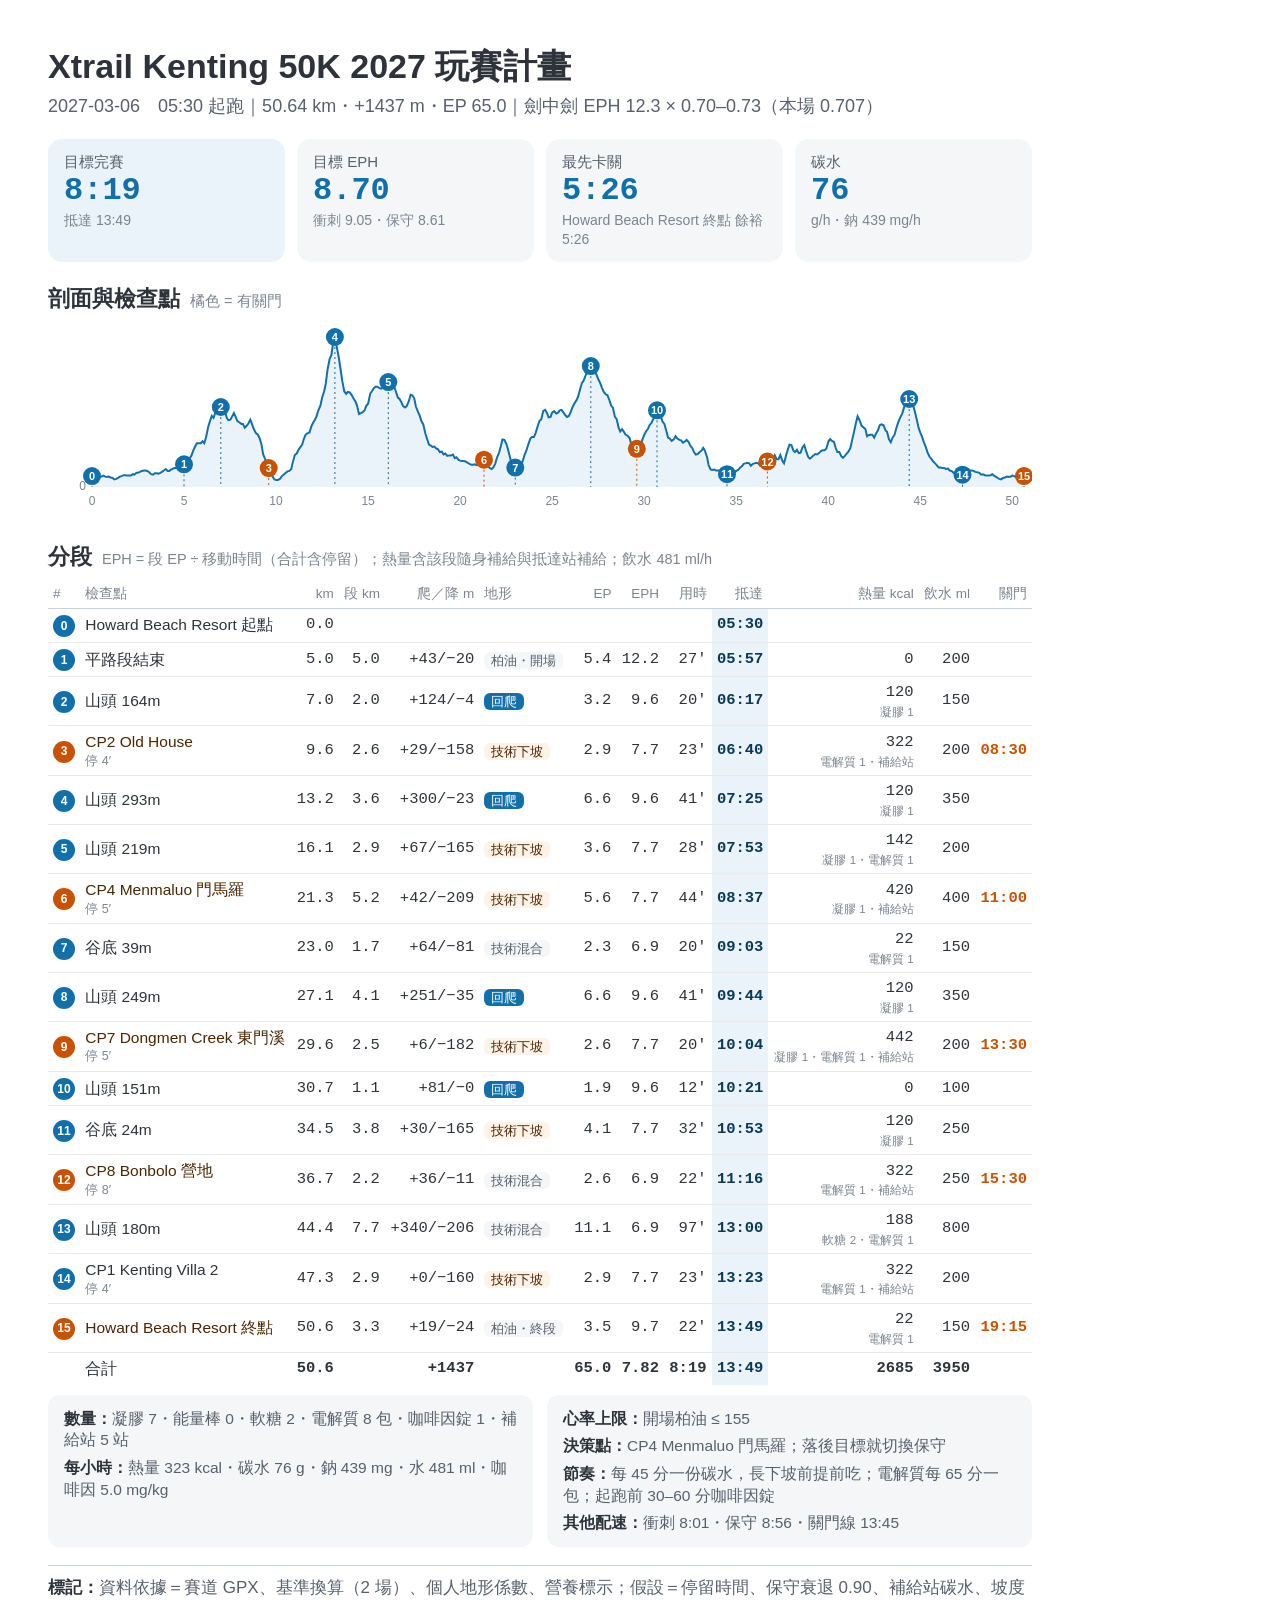
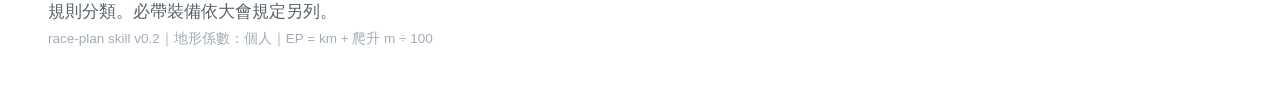
<file: races/xtrail-kenting-2027/out/plan.html>
<!doctype html><html lang="zh-Hant"><head><meta charset="utf-8"><link rel="stylesheet" href="file:///home/user/TRaiLHeaD/.claude/skills/race-plan/assets/fonts/noto-sans-tc/400.css"><link rel="stylesheet" href="file:///home/user/TRaiLHeaD/.claude/skills/race-plan/assets/fonts/noto-sans-tc/500.css"><link rel="stylesheet" href="file:///home/user/TRaiLHeaD/.claude/skills/race-plan/assets/fonts/noto-sans-tc/700.css"><link rel="stylesheet" href="file:///home/user/TRaiLHeaD/.claude/skills/race-plan/assets/fonts/roboto-mono/400.css"><link rel="stylesheet" href="file:///home/user/TRaiLHeaD/.claude/skills/race-plan/assets/fonts/roboto-mono/500.css"><link rel="stylesheet" href="file:///home/user/TRaiLHeaD/.claude/skills/race-plan/assets/fonts/roboto-mono/700.css"><style>
:root{--blue:#1170AA;--bt:#A3CCE9;--btint:#EAF3FA;--ox:#C85200;--of:#FC7D0B;--ot:#FFBC79;--otint:#FFF2E6;
--g1:#57606C;--g2:#7B848F;--g3:#A3ACB9;--grid:#C8D0D9;--card:#F4F6F8;--t:#2E333B;--bdark:#0B3A57;--odark:#4A2500}
*{box-sizing:border-box;margin:0;padding:0} html,body{background:#fff}
body{width:1080px;padding:44px 48px 36px;font-family:"Segoe UI","Noto Sans TC",sans-serif;color:var(--t);font-size:18px;line-height:1.4}
.m,.kv{font-family:"Roboto Mono","Noto Sans TC",monospace}
h1{font-size:34px;line-height:1.3} .sub{color:var(--g1);font-size:18px;margin-top:6px}
.kpis{display:grid;grid-template-columns:repeat(4,1fr);gap:12px;margin-top:20px}
.k{background:var(--card);border-radius:14px;padding:12px 16px} .k.hl{background:var(--btint)}
.kl{font-size:15px;color:var(--g1)} .kv{font-size:32px;font-weight:700;color:var(--blue);line-height:1.2} .ks{font-size:14px;color:var(--g2)}
h2{font-size:22px;margin:22px 0 8px;display:flex;gap:10px;align-items:baseline} h2 span{font-size:14.5px;font-weight:400;color:var(--g2)}
table{width:100%;border-collapse:collapse;font-size:15.5px}
th{font-size:13.5px;color:var(--g2);font-weight:500;text-align:right;padding:4px 5px;border-bottom:1.5px solid var(--grid)} th.l{text-align:left}
td{padding:5px 5px;border-bottom:1px solid #E6EAEE;vertical-align:middle} td.m{text-align:right;white-space:nowrap}
td.tg{background:var(--btint);color:var(--bdark);font-weight:700} td.c{color:var(--ox);font-weight:700}
tr.cut td.nm b{color:var(--odark)}
.nm b{font-weight:500} .nm small{display:block;font-size:12.5px;color:var(--g2)}
.no{display:inline-flex;width:22px;height:22px;border-radius:50%;background:var(--blue);color:#fff;font-size:12px;font-weight:700;align-items:center;justify-content:center}
tr.cut .no{background:var(--ox)}
.tt{font-size:13px;border-radius:6px;padding:1px 7px;background:var(--card);color:var(--g1);white-space:nowrap}
.tt.steep_climb,.tt.reclimb{background:var(--blue);color:#fff} .tt.descent_technical,.tt.descent_forest_road{background:var(--otint);color:var(--odark)}
td.fu small{display:block;font-family:"Noto Sans TC",sans-serif;font-size:11.5px;color:var(--g2);font-weight:400}
tr.tot td{border-top:1.5px solid var(--grid);border-bottom:none;font-weight:700}
.fl{display:grid;grid-template-columns:1fr 1fr;gap:14px;margin-top:10px} .bx{background:var(--card);border-radius:12px;padding:10px 16px;font-size:15.5px;color:var(--g1)}
.bx b{color:var(--t)} .bx li{list-style:none;padding:3px 0}
.warn{margin-top:10px;background:var(--otint);color:var(--odark);border-radius:10px;padding:8px 14px;font-weight:700}
.foot{margin-top:18px;border-top:1.5px solid var(--grid);padding-top:10px;font-size:17px;color:var(--g1)} .foot b{color:var(--t)}
.src{font-size:13.5px;color:var(--g3);margin-top:6px}
</style></head><body>
<h1>Xtrail Kenting 50K 2027 玩賽計畫</h1>
<div class="sub">2027-03-06　05:30 起跑｜50.64 km・+1437 m・EP 65.0｜劍中劍 EPH 12.3 × 0.70–0.73（本場 0.707）</div>
<div class="kpis">
 <div class="k hl"><div class="kl">目標完賽</div><div class="kv">8:19</div><div class="ks">抵達 13:49</div></div>
 <div class="k"><div class="kl">目標 EPH</div><div class="kv">8.70</div><div class="ks">衝刺 9.05・保守 8.61</div></div>
 <div class="k"><div class="kl">最先卡關</div><div class="kv">5:26</div><div class="ks">Howard Beach Resort 終點 餘裕 5:26</div></div>
 <div class="k"><div class="kl">碳水</div><div class="kv">76</div><div class="ks">g/h・鈉 439 mg/h</div></div>
</div>
<h2>剖面與檢查點<span>橘色 = 有關門</span></h2><svg width="984" height="190" viewBox="0 0 984 190"><text x="38" y="166.5" text-anchor="end" font-size="12" fill="#7B848F">0</text><line x1="44" x2="976" y1="162.5" y2="162.5" stroke="#E6EAEE"/><path d="M44.0,164 L44.0,153.1 L45.8,153.6 L48.0,155.0 L49.9,155.4 L51.5,154.0 L53.4,153.6 L55.4,152.6 L57.3,153.6 L58.9,154.0 L60.7,153.6 L62.6,154.5 L64.6,155.0 L66.3,156.4 L68.3,155.9 L70.0,155.0 L71.8,153.6 L73.6,153.1 L75.5,152.2 L77.3,152.2 L79.0,152.6 L81.0,152.6 L82.8,152.6 L84.9,151.2 L86.3,151.7 L88.4,149.8 L90.0,149.8 L92.0,148.9 L93.9,147.9 L95.9,147.5 L97.4,147.5 L99.2,147.9 L101.2,149.3 L103.1,151.2 L105.1,151.7 L106.9,150.3 L108.6,150.3 L110.3,150.7 L112.3,149.8 L113.9,148.9 L115.8,147.5 L117.8,146.0 L119.6,147.9 L121.3,147.9 L123.1,146.5 L125.0,145.6 L126.8,145.1 L129.0,145.1 L130.5,145.1 L132.3,144.2 L134.2,144.2 L136.0,141.3 L138.0,139.9 L139.7,137.1 L141.7,135.2 L143.4,132.9 L145.2,127.7 L147.1,123.5 L148.9,120.2 L150.9,120.2 L152.8,120.2 L154.6,118.3 L156.3,120.2 L158.1,114.1 L160.1,104.2 L161.8,98.6 L163.8,92.9 L165.5,94.8 L167.7,88.7 L169.3,86.4 L171.4,85.0 L172.8,84.0 L174.7,85.4 L176.5,85.4 L178.7,94.8 L180.4,97.2 L182.4,96.7 L183.9,93.9 L185.9,90.1 L188.1,94.8 L189.4,98.1 L191.6,99.5 L193.4,100.9 L194.9,100.9 L196.8,104.7 L198.6,102.8 L200.4,100.5 L202.3,96.7 L204.1,101.4 L206.0,106.6 L208.0,110.3 L209.6,111.3 L211.5,115.0 L213.3,120.7 L215.2,131.5 L217.2,136.2 L218.8,140.4 L220.7,145.1 L222.7,148.4 L224.4,153.1 L226.4,156.4 L228.4,156.9 L229.9,156.9 L231.9,155.9 L233.9,153.1 L235.6,151.7 L237.2,150.3 L239.5,148.4 L241.3,147.9 L243.3,146.0 L244.6,139.9 L246.8,132.0 L248.7,130.5 L250.3,127.3 L252.2,124.4 L254.2,121.6 L255.8,116.0 L257.7,111.7 L259.5,110.3 L261.5,109.4 L263.4,103.3 L265.2,99.5 L266.9,96.7 L268.5,93.4 L270.4,87.3 L272.4,82.6 L274.2,74.2 L276.1,68.5 L277.7,61.0 L279.6,46.4 L281.6,36.1 L283.4,31.9 L285.1,20.1 L286.9,14.0 L288.8,23.9 L290.8,34.7 L292.5,46.0 L294.3,58.2 L296.3,68.5 L298.3,70.9 L299.8,69.0 L301.8,69.5 L303.5,71.8 L305.3,75.1 L307.6,78.8 L309.0,82.6 L311.0,91.1 L312.9,90.1 L314.7,89.2 L316.6,87.3 L318.2,83.1 L320.1,80.7 L322.3,70.4 L324.1,68.0 L325.8,65.2 L327.6,63.8 L329.5,63.8 L331.5,65.2 L333.1,65.7 L335.2,64.3 L336.8,61.0 L338.5,60.1 L340.3,59.1 L342.2,57.2 L344.4,59.6 L346.2,63.8 L347.7,68.0 L349.9,74.6 L351.5,76.0 L353.4,79.3 L355.0,83.1 L357.1,84.5 L358.7,83.1 L360.9,77.9 L362.6,71.8 L364.4,72.3 L366.3,75.6 L367.9,83.5 L369.9,88.7 L371.8,92.9 L373.4,98.1 L375.3,101.4 L377.3,110.3 L379.1,116.0 L381.0,121.6 L382.8,122.6 L384.5,124.0 L386.3,123.5 L388.2,125.4 L390.0,126.3 L391.8,129.1 L393.9,128.7 L395.5,131.5 L397.4,130.5 L399.2,132.9 L401.2,132.4 L403.1,132.4 L404.9,131.5 L406.8,135.2 L408.4,134.3 L410.4,136.7 L412.1,137.6 L413.9,138.1 L415.8,138.1 L417.6,138.5 L419.8,139.9 L421.5,140.9 L423.3,141.8 L425.2,141.8 L426.8,141.3 L428.7,142.3 L430.5,141.8 L432.5,141.8 L434.2,139.0 L436.2,136.7 L438.2,140.9 L439.9,142.8 L441.9,145.1 L443.6,146.0 L445.2,144.6 L447.2,140.9 L449.1,134.3 L450.9,130.1 L452.8,123.5 L454.4,116.4 L456.3,116.9 L458.3,120.7 L460.1,126.8 L462.0,134.3 L463.8,142.8 L465.5,146.0 L467.3,144.6 L469.3,143.7 L471.0,142.8 L473.2,141.3 L474.7,138.1 L476.5,132.0 L478.3,127.7 L480.4,121.1 L482.4,115.5 L483.9,114.1 L485.9,114.1 L487.7,109.9 L489.8,102.8 L491.4,98.1 L493.3,96.2 L495.3,87.8 L497.1,86.8 L498.8,89.7 L500.6,94.4 L502.6,93.9 L504.1,89.7 L506.1,88.2 L508.3,90.6 L510.0,89.7 L511.8,87.3 L513.5,86.8 L515.2,89.2 L517.2,92.0 L519.0,93.9 L520.9,92.9 L522.7,89.2 L524.4,84.5 L526.2,80.7 L528.4,77.4 L530.1,73.7 L531.9,67.1 L533.9,60.1 L535.6,57.7 L537.6,52.5 L539.3,47.8 L540.9,42.7 L542.8,43.1 L544.6,45.0 L546.4,49.2 L548.3,51.1 L550.3,56.3 L552.0,59.6 L554.0,64.8 L555.8,69.0 L557.7,71.3 L559.5,72.3 L561.3,77.0 L563.2,82.6 L565.0,85.0 L566.9,93.9 L568.7,96.2 L570.6,104.7 L572.2,108.5 L574.0,106.1 L575.9,108.9 L577.7,111.7 L579.6,112.7 L581.6,115.0 L583.2,121.1 L585.1,126.3 L587.1,127.3 L588.8,125.8 L590.6,124.9 L592.6,122.6 L594.3,116.9 L596.3,111.7 L598.0,108.5 L599.8,106.1 L601.8,101.9 L603.7,99.5 L605.3,95.8 L607.4,90.6 L609.0,87.3 L610.9,92.0 L612.7,92.9 L614.5,98.6 L616.4,100.9 L618.2,107.5 L620.1,114.6 L622.1,116.0 L623.7,117.9 L625.8,116.4 L627.6,113.2 L629.3,115.5 L631.5,116.9 L633.1,117.4 L635.0,119.7 L636.6,118.8 L638.6,116.9 L640.5,118.8 L642.5,123.0 L644.2,124.9 L646.0,129.1 L647.8,131.5 L649.7,131.0 L651.7,129.1 L653.4,127.7 L655.2,124.9 L656.9,127.7 L659.1,134.3 L660.5,141.8 L662.6,146.5 L664.2,147.0 L666.4,146.5 L668.1,147.5 L669.8,147.5 L671.6,147.5 L673.4,147.9 L675.3,150.3 L677.5,150.7 L679.0,151.2 L681.0,151.2 L682.8,151.7 L684.7,150.3 L686.7,149.3 L688.3,147.9 L690.2,147.0 L692.0,144.6 L693.9,143.2 L695.7,140.9 L697.5,140.4 L699.2,139.9 L701.2,140.4 L702.9,142.8 L704.9,140.9 L706.7,140.4 L708.4,139.9 L710.4,140.4 L712.1,142.8 L714.3,142.8 L715.9,140.9 L718.2,138.5 L719.6,138.5 L721.5,137.1 L723.1,136.7 L725.3,135.7 L726.8,132.4 L728.6,136.2 L730.5,136.2 L732.3,132.0 L734.2,137.6 L736.0,140.4 L737.8,133.4 L739.7,126.8 L741.5,121.6 L743.4,122.1 L745.4,127.7 L747.0,129.1 L748.9,126.8 L750.7,130.1 L752.6,129.6 L754.4,124.4 L756.3,122.1 L758.3,128.7 L760.1,133.8 L761.8,135.7 L763.6,134.3 L765.5,132.4 L767.3,131.0 L769.1,131.5 L771.0,130.1 L772.8,128.2 L774.7,127.3 L776.5,127.3 L778.3,125.8 L780.5,118.3 L782.2,116.0 L783.9,117.9 L785.9,118.8 L787.7,124.9 L789.4,129.1 L791.4,129.1 L793.1,132.9 L794.9,134.8 L796.9,132.9 L798.8,130.5 L800.4,128.7 L802.4,124.9 L804.3,116.4 L805.9,109.4 L807.8,100.5 L809.6,93.4 L811.5,97.2 L813.7,102.8 L815.3,104.2 L817.4,106.1 L819.0,113.2 L820.7,112.2 L822.5,111.7 L824.3,111.7 L826.2,114.6 L828.2,110.3 L830.1,107.0 L831.7,102.3 L833.5,101.4 L835.6,102.3 L837.6,107.5 L839.1,108.9 L840.9,116.0 L842.8,119.3 L844.6,114.6 L846.6,111.7 L848.3,105.2 L850.3,99.1 L852.3,94.4 L854.0,91.1 L855.8,85.4 L857.7,79.8 L859.5,73.2 L861.2,76.0 L863.2,79.3 L865.0,81.7 L866.9,88.7 L868.9,97.2 L870.7,105.2 L872.4,109.9 L874.0,113.6 L875.9,119.3 L877.9,124.4 L879.6,129.6 L881.6,133.8 L883.6,136.2 L885.3,138.5 L887.1,140.4 L888.9,142.3 L890.6,144.6 L892.4,144.6 L894.5,145.1 L896.1,145.1 L898.0,146.0 L900.0,145.6 L901.6,147.5 L903.5,147.9 L905.5,149.8 L907.2,150.3 L909.0,150.3 L910.8,150.3 L912.9,152.2 L914.9,151.7 L916.6,151.2 L918.4,150.3 L920.2,148.4 L921.9,147.5 L923.9,147.5 L925.6,147.9 L927.4,148.9 L929.3,149.3 L931.3,149.8 L933.1,151.7 L935.1,151.2 L936.8,152.2 L938.5,152.6 L940.5,152.6 L942.7,152.2 L944.3,151.2 L946.0,152.6 L947.8,153.6 L949.7,155.0 L951.3,155.9 L953.2,156.4 L955.0,155.0 L956.9,154.5 L958.9,153.6 L960.9,154.0 L962.7,153.6 L964.4,152.6 L966.2,153.1 L967.9,154.0 L970.1,155.4 L972.0,155.0 L973.6,154.0 L975.4,153.1 L976.0,164 Z" fill="#EAF3FA"/><polyline points="44.0,153.1 45.8,153.6 48.0,155.0 49.9,155.4 51.5,154.0 53.4,153.6 55.4,152.6 57.3,153.6 58.9,154.0 60.7,153.6 62.6,154.5 64.6,155.0 66.3,156.4 68.3,155.9 70.0,155.0 71.8,153.6 73.6,153.1 75.5,152.2 77.3,152.2 79.0,152.6 81.0,152.6 82.8,152.6 84.9,151.2 86.3,151.7 88.4,149.8 90.0,149.8 92.0,148.9 93.9,147.9 95.9,147.5 97.4,147.5 99.2,147.9 101.2,149.3 103.1,151.2 105.1,151.7 106.9,150.3 108.6,150.3 110.3,150.7 112.3,149.8 113.9,148.9 115.8,147.5 117.8,146.0 119.6,147.9 121.3,147.9 123.1,146.5 125.0,145.6 126.8,145.1 129.0,145.1 130.5,145.1 132.3,144.2 134.2,144.2 136.0,141.3 138.0,139.9 139.7,137.1 141.7,135.2 143.4,132.9 145.2,127.7 147.1,123.5 148.9,120.2 150.9,120.2 152.8,120.2 154.6,118.3 156.3,120.2 158.1,114.1 160.1,104.2 161.8,98.6 163.8,92.9 165.5,94.8 167.7,88.7 169.3,86.4 171.4,85.0 172.8,84.0 174.7,85.4 176.5,85.4 178.7,94.8 180.4,97.2 182.4,96.7 183.9,93.9 185.9,90.1 188.1,94.8 189.4,98.1 191.6,99.5 193.4,100.9 194.9,100.9 196.8,104.7 198.6,102.8 200.4,100.5 202.3,96.7 204.1,101.4 206.0,106.6 208.0,110.3 209.6,111.3 211.5,115.0 213.3,120.7 215.2,131.5 217.2,136.2 218.8,140.4 220.7,145.1 222.7,148.4 224.4,153.1 226.4,156.4 228.4,156.9 229.9,156.9 231.9,155.9 233.9,153.1 235.6,151.7 237.2,150.3 239.5,148.4 241.3,147.9 243.3,146.0 244.6,139.9 246.8,132.0 248.7,130.5 250.3,127.3 252.2,124.4 254.2,121.6 255.8,116.0 257.7,111.7 259.5,110.3 261.5,109.4 263.4,103.3 265.2,99.5 266.9,96.7 268.5,93.4 270.4,87.3 272.4,82.6 274.2,74.2 276.1,68.5 277.7,61.0 279.6,46.4 281.6,36.1 283.4,31.9 285.1,20.1 286.9,14.0 288.8,23.9 290.8,34.7 292.5,46.0 294.3,58.2 296.3,68.5 298.3,70.9 299.8,69.0 301.8,69.5 303.5,71.8 305.3,75.1 307.6,78.8 309.0,82.6 311.0,91.1 312.9,90.1 314.7,89.2 316.6,87.3 318.2,83.1 320.1,80.7 322.3,70.4 324.1,68.0 325.8,65.2 327.6,63.8 329.5,63.8 331.5,65.2 333.1,65.7 335.2,64.3 336.8,61.0 338.5,60.1 340.3,59.1 342.2,57.2 344.4,59.6 346.2,63.8 347.7,68.0 349.9,74.6 351.5,76.0 353.4,79.3 355.0,83.1 357.1,84.5 358.7,83.1 360.9,77.9 362.6,71.8 364.4,72.3 366.3,75.6 367.9,83.5 369.9,88.7 371.8,92.9 373.4,98.1 375.3,101.4 377.3,110.3 379.1,116.0 381.0,121.6 382.8,122.6 384.5,124.0 386.3,123.5 388.2,125.4 390.0,126.3 391.8,129.1 393.9,128.7 395.5,131.5 397.4,130.5 399.2,132.9 401.2,132.4 403.1,132.4 404.9,131.5 406.8,135.2 408.4,134.3 410.4,136.7 412.1,137.6 413.9,138.1 415.8,138.1 417.6,138.5 419.8,139.9 421.5,140.9 423.3,141.8 425.2,141.8 426.8,141.3 428.7,142.3 430.5,141.8 432.5,141.8 434.2,139.0 436.2,136.7 438.2,140.9 439.9,142.8 441.9,145.1 443.6,146.0 445.2,144.6 447.2,140.9 449.1,134.3 450.9,130.1 452.8,123.5 454.4,116.4 456.3,116.9 458.3,120.7 460.1,126.8 462.0,134.3 463.8,142.8 465.5,146.0 467.3,144.6 469.3,143.7 471.0,142.8 473.2,141.3 474.7,138.1 476.5,132.0 478.3,127.7 480.4,121.1 482.4,115.5 483.9,114.1 485.9,114.1 487.7,109.9 489.8,102.8 491.4,98.1 493.3,96.2 495.3,87.8 497.1,86.8 498.8,89.7 500.6,94.4 502.6,93.9 504.1,89.7 506.1,88.2 508.3,90.6 510.0,89.7 511.8,87.3 513.5,86.8 515.2,89.2 517.2,92.0 519.0,93.9 520.9,92.9 522.7,89.2 524.4,84.5 526.2,80.7 528.4,77.4 530.1,73.7 531.9,67.1 533.9,60.1 535.6,57.7 537.6,52.5 539.3,47.8 540.9,42.7 542.8,43.1 544.6,45.0 546.4,49.2 548.3,51.1 550.3,56.3 552.0,59.6 554.0,64.8 555.8,69.0 557.7,71.3 559.5,72.3 561.3,77.0 563.2,82.6 565.0,85.0 566.9,93.9 568.7,96.2 570.6,104.7 572.2,108.5 574.0,106.1 575.9,108.9 577.7,111.7 579.6,112.7 581.6,115.0 583.2,121.1 585.1,126.3 587.1,127.3 588.8,125.8 590.6,124.9 592.6,122.6 594.3,116.9 596.3,111.7 598.0,108.5 599.8,106.1 601.8,101.9 603.7,99.5 605.3,95.8 607.4,90.6 609.0,87.3 610.9,92.0 612.7,92.9 614.5,98.6 616.4,100.9 618.2,107.5 620.1,114.6 622.1,116.0 623.7,117.9 625.8,116.4 627.6,113.2 629.3,115.5 631.5,116.9 633.1,117.4 635.0,119.7 636.6,118.8 638.6,116.9 640.5,118.8 642.5,123.0 644.2,124.9 646.0,129.1 647.8,131.5 649.7,131.0 651.7,129.1 653.4,127.7 655.2,124.9 656.9,127.7 659.1,134.3 660.5,141.8 662.6,146.5 664.2,147.0 666.4,146.5 668.1,147.5 669.8,147.5 671.6,147.5 673.4,147.9 675.3,150.3 677.5,150.7 679.0,151.2 681.0,151.2 682.8,151.7 684.7,150.3 686.7,149.3 688.3,147.9 690.2,147.0 692.0,144.6 693.9,143.2 695.7,140.9 697.5,140.4 699.2,139.9 701.2,140.4 702.9,142.8 704.9,140.9 706.7,140.4 708.4,139.9 710.4,140.4 712.1,142.8 714.3,142.8 715.9,140.9 718.2,138.5 719.6,138.5 721.5,137.1 723.1,136.7 725.3,135.7 726.8,132.4 728.6,136.2 730.5,136.2 732.3,132.0 734.2,137.6 736.0,140.4 737.8,133.4 739.7,126.8 741.5,121.6 743.4,122.1 745.4,127.7 747.0,129.1 748.9,126.8 750.7,130.1 752.6,129.6 754.4,124.4 756.3,122.1 758.3,128.7 760.1,133.8 761.8,135.7 763.6,134.3 765.5,132.4 767.3,131.0 769.1,131.5 771.0,130.1 772.8,128.2 774.7,127.3 776.5,127.3 778.3,125.8 780.5,118.3 782.2,116.0 783.9,117.9 785.9,118.8 787.7,124.9 789.4,129.1 791.4,129.1 793.1,132.9 794.9,134.8 796.9,132.9 798.8,130.5 800.4,128.7 802.4,124.9 804.3,116.4 805.9,109.4 807.8,100.5 809.6,93.4 811.5,97.2 813.7,102.8 815.3,104.2 817.4,106.1 819.0,113.2 820.7,112.2 822.5,111.7 824.3,111.7 826.2,114.6 828.2,110.3 830.1,107.0 831.7,102.3 833.5,101.4 835.6,102.3 837.6,107.5 839.1,108.9 840.9,116.0 842.8,119.3 844.6,114.6 846.6,111.7 848.3,105.2 850.3,99.1 852.3,94.4 854.0,91.1 855.8,85.4 857.7,79.8 859.5,73.2 861.2,76.0 863.2,79.3 865.0,81.7 866.9,88.7 868.9,97.2 870.7,105.2 872.4,109.9 874.0,113.6 875.9,119.3 877.9,124.4 879.6,129.6 881.6,133.8 883.6,136.2 885.3,138.5 887.1,140.4 888.9,142.3 890.6,144.6 892.4,144.6 894.5,145.1 896.1,145.1 898.0,146.0 900.0,145.6 901.6,147.5 903.5,147.9 905.5,149.8 907.2,150.3 909.0,150.3 910.8,150.3 912.9,152.2 914.9,151.7 916.6,151.2 918.4,150.3 920.2,148.4 921.9,147.5 923.9,147.5 925.6,147.9 927.4,148.9 929.3,149.3 931.3,149.8 933.1,151.7 935.1,151.2 936.8,152.2 938.5,152.6 940.5,152.6 942.7,152.2 944.3,151.2 946.0,152.6 947.8,153.6 949.7,155.0 951.3,155.9 953.2,156.4 955.0,155.0 956.9,154.5 958.9,153.6 960.9,154.0 962.7,153.6 964.4,152.6 966.2,153.1 967.9,154.0 970.1,155.4 972.0,155.0 973.6,154.0 975.4,153.1" fill="none" stroke="#1170AA" stroke-width="2"/><line x1="44.0" y1="153.1" x2="44.0" y2="164" stroke="#1170AA" stroke-width="1" stroke-dasharray="2 3"/><circle cx="44.0" cy="153.1" r="9" fill="#1170AA"/><text x="44.0" y="157.1" text-anchor="middle" font-size="11" font-weight="700" fill="#fff">0</text><line x1="136.0" y1="141.3" x2="136.0" y2="164" stroke="#1170AA" stroke-width="1" stroke-dasharray="2 3"/><circle cx="136.0" cy="141.3" r="9" fill="#1170AA"/><text x="136.0" y="145.3" text-anchor="middle" font-size="11" font-weight="700" fill="#fff">1</text><line x1="172.8" y1="84.0" x2="172.8" y2="164" stroke="#1170AA" stroke-width="1" stroke-dasharray="2 3"/><circle cx="172.8" cy="84.0" r="9" fill="#1170AA"/><text x="172.8" y="88.0" text-anchor="middle" font-size="11" font-weight="700" fill="#fff">2</text><line x1="220.7" y1="145.1" x2="220.7" y2="164" stroke="#C85200" stroke-width="1" stroke-dasharray="2 3"/><circle cx="220.7" cy="145.1" r="9" fill="#C85200"/><text x="220.7" y="149.1" text-anchor="middle" font-size="11" font-weight="700" fill="#fff">3</text><line x1="286.9" y1="14.0" x2="286.9" y2="164" stroke="#1170AA" stroke-width="1" stroke-dasharray="2 3"/><circle cx="286.9" cy="14.0" r="9" fill="#1170AA"/><text x="286.9" y="18.0" text-anchor="middle" font-size="11" font-weight="700" fill="#fff">4</text><line x1="340.3" y1="59.1" x2="340.3" y2="164" stroke="#1170AA" stroke-width="1" stroke-dasharray="2 3"/><circle cx="340.3" cy="59.1" r="9" fill="#1170AA"/><text x="340.3" y="63.1" text-anchor="middle" font-size="11" font-weight="700" fill="#fff">5</text><line x1="436.0" y1="136.7" x2="436.0" y2="164" stroke="#C85200" stroke-width="1" stroke-dasharray="2 3"/><circle cx="436.0" cy="136.7" r="9" fill="#C85200"/><text x="436.0" y="140.7" text-anchor="middle" font-size="11" font-weight="700" fill="#fff">6</text><line x1="467.3" y1="144.6" x2="467.3" y2="164" stroke="#1170AA" stroke-width="1" stroke-dasharray="2 3"/><circle cx="467.3" cy="144.6" r="9" fill="#1170AA"/><text x="467.3" y="148.6" text-anchor="middle" font-size="11" font-weight="700" fill="#fff">7</text><line x1="542.8" y1="43.1" x2="542.8" y2="164" stroke="#1170AA" stroke-width="1" stroke-dasharray="2 3"/><circle cx="542.8" cy="43.1" r="9" fill="#1170AA"/><text x="542.8" y="47.1" text-anchor="middle" font-size="11" font-weight="700" fill="#fff">8</text><line x1="588.8" y1="125.8" x2="588.8" y2="164" stroke="#C85200" stroke-width="1" stroke-dasharray="2 3"/><circle cx="588.8" cy="125.8" r="9" fill="#C85200"/><text x="588.8" y="129.8" text-anchor="middle" font-size="11" font-weight="700" fill="#fff">9</text><line x1="609.0" y1="87.3" x2="609.0" y2="164" stroke="#1170AA" stroke-width="1" stroke-dasharray="2 3"/><circle cx="609.0" cy="87.3" r="9" fill="#1170AA"/><text x="609.0" y="91.3" text-anchor="middle" font-size="11" font-weight="700" fill="#fff">10</text><line x1="679.0" y1="151.2" x2="679.0" y2="164" stroke="#1170AA" stroke-width="1" stroke-dasharray="2 3"/><circle cx="679.0" cy="151.2" r="9" fill="#1170AA"/><text x="679.0" y="155.2" text-anchor="middle" font-size="11" font-weight="700" fill="#fff">11</text><line x1="719.4" y1="138.5" x2="719.4" y2="164" stroke="#C85200" stroke-width="1" stroke-dasharray="2 3"/><circle cx="719.4" cy="138.5" r="9" fill="#C85200"/><text x="719.4" y="142.5" text-anchor="middle" font-size="11" font-weight="700" fill="#fff">12</text><line x1="861.2" y1="76.0" x2="861.2" y2="164" stroke="#1170AA" stroke-width="1" stroke-dasharray="2 3"/><circle cx="861.2" cy="76.0" r="9" fill="#1170AA"/><text x="861.2" y="80.0" text-anchor="middle" font-size="11" font-weight="700" fill="#fff">13</text><line x1="914.5" y1="151.7" x2="914.5" y2="164" stroke="#1170AA" stroke-width="1" stroke-dasharray="2 3"/><circle cx="914.5" cy="151.7" r="9" fill="#1170AA"/><text x="914.5" y="155.7" text-anchor="middle" font-size="11" font-weight="700" fill="#fff">14</text><line x1="976.0" y1="153.1" x2="976.0" y2="164" stroke="#C85200" stroke-width="1" stroke-dasharray="2 3"/><circle cx="976.0" cy="153.1" r="9" fill="#C85200"/><text x="976.0" y="157.1" text-anchor="middle" font-size="11" font-weight="700" fill="#fff">15</text><text x="44.0" y="182" text-anchor="middle" font-size="12" fill="#7B848F">0</text><text x="136.0" y="182" text-anchor="middle" font-size="12" fill="#7B848F">5</text><text x="228.0" y="182" text-anchor="middle" font-size="12" fill="#7B848F">10</text><text x="320.1" y="182" text-anchor="middle" font-size="12" fill="#7B848F">15</text><text x="412.1" y="182" text-anchor="middle" font-size="12" fill="#7B848F">20</text><text x="504.1" y="182" text-anchor="middle" font-size="12" fill="#7B848F">25</text><text x="596.1" y="182" text-anchor="middle" font-size="12" fill="#7B848F">30</text><text x="688.2" y="182" text-anchor="middle" font-size="12" fill="#7B848F">35</text><text x="780.2" y="182" text-anchor="middle" font-size="12" fill="#7B848F">40</text><text x="872.2" y="182" text-anchor="middle" font-size="12" fill="#7B848F">45</text><text x="964.2" y="182" text-anchor="middle" font-size="12" fill="#7B848F">50</text></svg>
<h2>分段<span>EPH = 段 EP ÷ 移動時間（合計含停留）；熱量含該段隨身補給與抵達站補給；飲水 481 ml/h</span></h2>
<table><thead><tr><th class="l">#</th><th class="l">檢查點</th><th>km</th><th>段 km</th><th>爬／降 m</th><th class="l">地形</th><th>EP</th><th>EPH</th><th>用時</th><th>抵達</th><th>熱量 kcal</th><th>飲水 ml</th><th>關門</th></tr></thead><tbody><tr><td><span class="no">0</span></td><td class="nm"><b>Howard Beach Resort 起點</b></td><td class="m">0.0</td><td></td><td></td><td></td><td></td><td></td><td></td><td class="m tg">05:30</td><td></td><td></td><td class="m c"></td></tr><tr><td><span class="no">1</span></td><td class="nm"><b>平路段結束</b></td><td class="m">5.0</td><td class="m">5.0</td><td class="m">+43/−20</td><td><span class="tt road_open">柏油・開場</span></td><td class="m">5.4</td><td class="m">12.2</td><td class="m">27′</td><td class="m tg">05:57</td><td class="m fu">0<small></small></td><td class="m">200</td><td class="m c"></td></tr><tr><td><span class="no">2</span></td><td class="nm"><b>山頭 164m</b></td><td class="m">7.0</td><td class="m">2.0</td><td class="m">+124/−4</td><td><span class="tt reclimb">回爬</span></td><td class="m">3.2</td><td class="m">9.6</td><td class="m">20′</td><td class="m tg">06:17</td><td class="m fu">120<small>凝膠 1</small></td><td class="m">150</td><td class="m c"></td></tr><tr class="cut"><td><span class="no">3</span></td><td class="nm"><b>CP2 Old House</b><small>停 4′</small></td><td class="m">9.6</td><td class="m">2.6</td><td class="m">+29/−158</td><td><span class="tt descent_technical">技術下坡</span></td><td class="m">2.9</td><td class="m">7.7</td><td class="m">23′</td><td class="m tg">06:40</td><td class="m fu">322<small>電解質 1・補給站</small></td><td class="m">200</td><td class="m c">08:30</td></tr><tr><td><span class="no">4</span></td><td class="nm"><b>山頭 293m</b></td><td class="m">13.2</td><td class="m">3.6</td><td class="m">+300/−23</td><td><span class="tt reclimb">回爬</span></td><td class="m">6.6</td><td class="m">9.6</td><td class="m">41′</td><td class="m tg">07:25</td><td class="m fu">120<small>凝膠 1</small></td><td class="m">350</td><td class="m c"></td></tr><tr><td><span class="no">5</span></td><td class="nm"><b>山頭 219m</b></td><td class="m">16.1</td><td class="m">2.9</td><td class="m">+67/−165</td><td><span class="tt descent_technical">技術下坡</span></td><td class="m">3.6</td><td class="m">7.7</td><td class="m">28′</td><td class="m tg">07:53</td><td class="m fu">142<small>凝膠 1・電解質 1</small></td><td class="m">200</td><td class="m c"></td></tr><tr class="cut"><td><span class="no">6</span></td><td class="nm"><b>CP4 Menmaluo 門馬羅</b><small>停 5′</small></td><td class="m">21.3</td><td class="m">5.2</td><td class="m">+42/−209</td><td><span class="tt descent_technical">技術下坡</span></td><td class="m">5.6</td><td class="m">7.7</td><td class="m">44′</td><td class="m tg">08:37</td><td class="m fu">420<small>凝膠 1・補給站</small></td><td class="m">400</td><td class="m c">11:00</td></tr><tr><td><span class="no">7</span></td><td class="nm"><b>谷底 39m</b></td><td class="m">23.0</td><td class="m">1.7</td><td class="m">+64/−81</td><td><span class="tt technical_mixed">技術混合</span></td><td class="m">2.3</td><td class="m">6.9</td><td class="m">20′</td><td class="m tg">09:03</td><td class="m fu">22<small>電解質 1</small></td><td class="m">150</td><td class="m c"></td></tr><tr><td><span class="no">8</span></td><td class="nm"><b>山頭 249m</b></td><td class="m">27.1</td><td class="m">4.1</td><td class="m">+251/−35</td><td><span class="tt reclimb">回爬</span></td><td class="m">6.6</td><td class="m">9.6</td><td class="m">41′</td><td class="m tg">09:44</td><td class="m fu">120<small>凝膠 1</small></td><td class="m">350</td><td class="m c"></td></tr><tr class="cut"><td><span class="no">9</span></td><td class="nm"><b>CP7 Dongmen Creek 東門溪</b><small>停 5′</small></td><td class="m">29.6</td><td class="m">2.5</td><td class="m">+6/−182</td><td><span class="tt descent_technical">技術下坡</span></td><td class="m">2.6</td><td class="m">7.7</td><td class="m">20′</td><td class="m tg">10:04</td><td class="m fu">442<small>凝膠 1・電解質 1・補給站</small></td><td class="m">200</td><td class="m c">13:30</td></tr><tr><td><span class="no">10</span></td><td class="nm"><b>山頭 151m</b></td><td class="m">30.7</td><td class="m">1.1</td><td class="m">+81/−0</td><td><span class="tt reclimb">回爬</span></td><td class="m">1.9</td><td class="m">9.6</td><td class="m">12′</td><td class="m tg">10:21</td><td class="m fu">0<small></small></td><td class="m">100</td><td class="m c"></td></tr><tr><td><span class="no">11</span></td><td class="nm"><b>谷底 24m</b></td><td class="m">34.5</td><td class="m">3.8</td><td class="m">+30/−165</td><td><span class="tt descent_technical">技術下坡</span></td><td class="m">4.1</td><td class="m">7.7</td><td class="m">32′</td><td class="m tg">10:53</td><td class="m fu">120<small>凝膠 1</small></td><td class="m">250</td><td class="m c"></td></tr><tr class="cut"><td><span class="no">12</span></td><td class="nm"><b>CP8 Bonbolo 營地</b><small>停 8′</small></td><td class="m">36.7</td><td class="m">2.2</td><td class="m">+36/−11</td><td><span class="tt technical_mixed">技術混合</span></td><td class="m">2.6</td><td class="m">6.9</td><td class="m">22′</td><td class="m tg">11:16</td><td class="m fu">322<small>電解質 1・補給站</small></td><td class="m">250</td><td class="m c">15:30</td></tr><tr><td><span class="no">13</span></td><td class="nm"><b>山頭 180m</b></td><td class="m">44.4</td><td class="m">7.7</td><td class="m">+340/−206</td><td><span class="tt technical_mixed">技術混合</span></td><td class="m">11.1</td><td class="m">6.9</td><td class="m">97′</td><td class="m tg">13:00</td><td class="m fu">188<small>軟糖 2・電解質 1</small></td><td class="m">800</td><td class="m c"></td></tr><tr><td><span class="no">14</span></td><td class="nm"><b>CP1 Kenting Villa 2</b><small>停 4′</small></td><td class="m">47.3</td><td class="m">2.9</td><td class="m">+0/−160</td><td><span class="tt descent_technical">技術下坡</span></td><td class="m">2.9</td><td class="m">7.7</td><td class="m">23′</td><td class="m tg">13:23</td><td class="m fu">322<small>電解質 1・補給站</small></td><td class="m">200</td><td class="m c"></td></tr><tr class="cut"><td><span class="no">15</span></td><td class="nm"><b>Howard Beach Resort 終點</b></td><td class="m">50.6</td><td class="m">3.3</td><td class="m">+19/−24</td><td><span class="tt road_end">柏油・終段</span></td><td class="m">3.5</td><td class="m">9.7</td><td class="m">22′</td><td class="m tg">13:49</td><td class="m fu">22<small>電解質 1</small></td><td class="m">150</td><td class="m c">19:15</td></tr><tr class="tot"><td></td><td class="nm"><b>合計</b></td><td class="m">50.6</td><td></td><td class="m">+1437</td><td></td><td class="m">65.0</td><td class="m">7.82</td><td class="m">8:19</td><td class="m tg">13:49</td><td class="m">2685</td><td class="m">3950</td><td></td></tr></tbody></table>
<div class="fl">
 <div class="bx"><ul><li><b>數量：</b>凝膠 7・能量棒 0・軟糖 2・電解質 8 包・咖啡因錠 1・補給站 5 站</li>
 <li><b>每小時：</b>熱量 323 kcal・碳水 76 g・鈉 439 mg・水 481 ml・咖啡因 5.0 mg/kg</li></ul></div>
 <div class="bx"><ul><li><b>心率上限：</b>開場柏油 ≤ 155</li>
 <li><b>決策點：</b>CP4 Menmaluo 門馬羅；落後目標就切換保守</li>
 <li><b>節奏：</b>每 45 分一份碳水，長下坡前提前吃；電解質每 65 分一包；起跑前 30–60 分咖啡因錠</li>
 <li><b>其他配速：</b>衝刺 8:01・保守 8:56・關門線 13:45</li></ul></div>
</div>
<div class="foot"><b>標記：</b>資料依據＝賽道 GPX、基準換算（2 場）、個人地形係數、營養標示；假設＝停留時間、保守衰退 0.90、補給站碳水、坡度規則分類。必帶裝備依大會規定另列。</div>
<div class="src">race-plan skill v0.2｜地形係數：個人｜EP = km + 爬升 m ÷ 100</div>
</body></html>
</file>
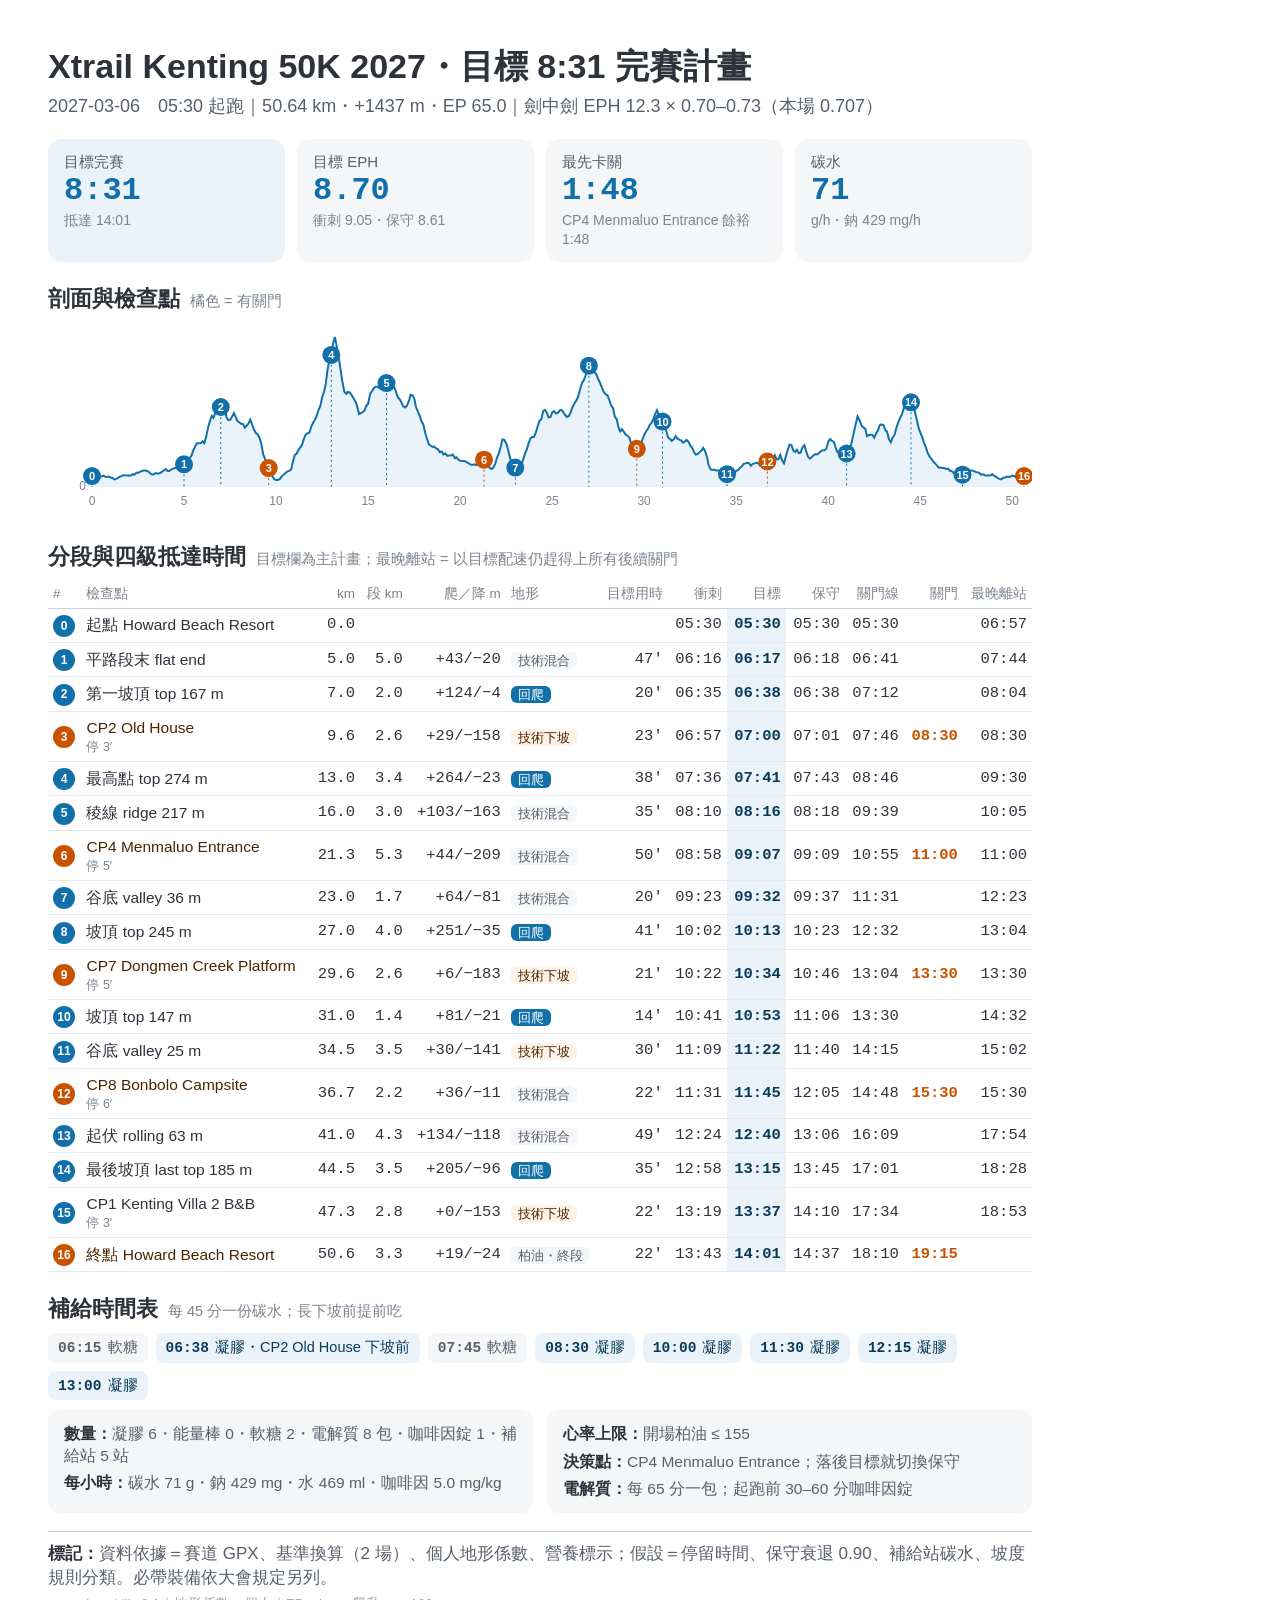
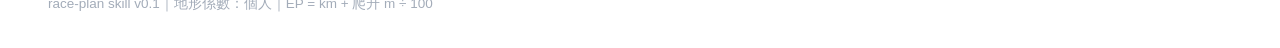
<file: races/xtrail-kenting50-2027/out/plan.html>
<!doctype html><html lang="zh-Hant"><head><meta charset="utf-8"><link rel="stylesheet" href="file:///home/user/TRaiLHeaD/.claude/skills/race-plan/assets/fonts/noto-sans-tc/400.css"><link rel="stylesheet" href="file:///home/user/TRaiLHeaD/.claude/skills/race-plan/assets/fonts/noto-sans-tc/500.css"><link rel="stylesheet" href="file:///home/user/TRaiLHeaD/.claude/skills/race-plan/assets/fonts/noto-sans-tc/700.css"><link rel="stylesheet" href="file:///home/user/TRaiLHeaD/.claude/skills/race-plan/assets/fonts/roboto-mono/400.css"><link rel="stylesheet" href="file:///home/user/TRaiLHeaD/.claude/skills/race-plan/assets/fonts/roboto-mono/500.css"><link rel="stylesheet" href="file:///home/user/TRaiLHeaD/.claude/skills/race-plan/assets/fonts/roboto-mono/700.css"><style>
:root{--blue:#1170AA;--bt:#A3CCE9;--btint:#EAF3FA;--ox:#C85200;--of:#FC7D0B;--ot:#FFBC79;--otint:#FFF2E6;
--g1:#57606C;--g2:#7B848F;--g3:#A3ACB9;--grid:#C8D0D9;--card:#F4F6F8;--t:#2E333B;--bdark:#0B3A57;--odark:#4A2500}
*{box-sizing:border-box;margin:0;padding:0} html,body{background:#fff}
body{width:1080px;padding:44px 48px 36px;font-family:"Segoe UI","Noto Sans TC",sans-serif;color:var(--t);font-size:18px;line-height:1.4}
.m,.kv,.chip b{font-family:"Roboto Mono","Noto Sans TC",monospace}
h1{font-size:34px;line-height:1.3} .sub{color:var(--g1);font-size:18px;margin-top:6px}
.kpis{display:grid;grid-template-columns:repeat(4,1fr);gap:12px;margin-top:20px}
.k{background:var(--card);border-radius:14px;padding:12px 16px} .k.hl{background:var(--btint)}
.kl{font-size:15px;color:var(--g1)} .kv{font-size:32px;font-weight:700;color:var(--blue);line-height:1.2} .ks{font-size:14px;color:var(--g2)}
h2{font-size:22px;margin:22px 0 8px;display:flex;gap:10px;align-items:baseline} h2 span{font-size:14.5px;font-weight:400;color:var(--g2)}
table{width:100%;border-collapse:collapse;font-size:15.5px}
th{font-size:13.5px;color:var(--g2);font-weight:500;text-align:right;padding:4px 5px;border-bottom:1.5px solid var(--grid)} th.l{text-align:left}
td{padding:5px 5px;border-bottom:1px solid #E6EAEE;vertical-align:middle} td.m{text-align:right;white-space:nowrap}
td.tg{background:var(--btint);color:var(--bdark);font-weight:700} td.c{color:var(--ox);font-weight:700}
tr.cut td.nm b{color:var(--odark)}
.nm b{font-weight:500} .nm small{display:block;font-size:12.5px;color:var(--g2)}
.no{display:inline-flex;width:22px;height:22px;border-radius:50%;background:var(--blue);color:#fff;font-size:12px;font-weight:700;align-items:center;justify-content:center}
tr.cut .no{background:var(--ox)}
.tt{font-size:13px;border-radius:6px;padding:1px 7px;background:var(--card);color:var(--g1);white-space:nowrap}
.tt.steep_climb,.tt.reclimb{background:var(--blue);color:#fff} .tt.descent_technical,.tt.descent_forest_road{background:var(--otint);color:var(--odark)}
.chips{display:flex;flex-wrap:wrap;gap:8px} .chip{font-size:14.5px;border-radius:8px;padding:4px 10px;background:var(--btint);color:var(--bdark)}
.chip b{margin-right:6px} .chip.bar{background:var(--blue);color:#fff} .chip.chew{background:var(--card);color:var(--g1)}
.fl{display:grid;grid-template-columns:1fr 1fr;gap:14px;margin-top:10px} .bx{background:var(--card);border-radius:12px;padding:10px 16px;font-size:15.5px;color:var(--g1)}
.bx b{color:var(--t)} .bx li{list-style:none;padding:3px 0}
.warn{margin-top:10px;background:var(--otint);color:var(--odark);border-radius:10px;padding:8px 14px;font-weight:700}
.foot{margin-top:18px;border-top:1.5px solid var(--grid);padding-top:10px;font-size:17px;color:var(--g1)} .foot b{color:var(--t)}
.src{font-size:13.5px;color:var(--g3);margin-top:6px}
</style></head><body>
<h1>Xtrail Kenting 50K 2027・目標 8:31 完賽計畫</h1>
<div class="sub">2027-03-06　05:30 起跑｜50.64 km・+1437 m・EP 65.0｜劍中劍 EPH 12.3 × 0.70–0.73（本場 0.707）</div>
<div class="kpis">
 <div class="k hl"><div class="kl">目標完賽</div><div class="kv">8:31</div><div class="ks">抵達 14:01</div></div>
 <div class="k"><div class="kl">目標 EPH</div><div class="kv">8.70</div><div class="ks">衝刺 9.05・保守 8.61</div></div>
 <div class="k"><div class="kl">最先卡關</div><div class="kv">1:48</div><div class="ks">CP4 Menmaluo Entrance 餘裕 1:48</div></div>
 <div class="k"><div class="kl">碳水</div><div class="kv">71</div><div class="ks">g/h・鈉 429 mg/h</div></div>
</div>
<h2>剖面與檢查點<span>橘色 = 有關門</span></h2><svg width="984" height="190" viewBox="0 0 984 190"><text x="38" y="166.5" text-anchor="end" font-size="12" fill="#7B848F">0</text><line x1="44" x2="976" y1="162.5" y2="162.5" stroke="#E6EAEE"/><path d="M44.0,164 L44.0,153.1 L45.8,153.6 L48.0,155.0 L49.9,155.4 L51.5,154.0 L53.4,153.6 L55.4,152.6 L57.3,153.6 L58.9,154.0 L60.7,153.6 L62.6,154.5 L64.6,155.0 L66.3,156.4 L68.3,155.9 L70.0,155.0 L71.8,153.6 L73.6,153.1 L75.5,152.2 L77.3,152.2 L79.0,152.6 L81.0,152.6 L82.8,152.6 L84.9,151.2 L86.3,151.7 L88.4,149.8 L90.0,149.8 L92.0,148.9 L93.9,147.9 L95.9,147.5 L97.4,147.5 L99.2,147.9 L101.2,149.3 L103.1,151.2 L105.1,151.7 L106.9,150.3 L108.6,150.3 L110.3,150.7 L112.3,149.8 L113.9,148.9 L115.8,147.5 L117.8,146.0 L119.6,147.9 L121.3,147.9 L123.1,146.5 L125.0,145.6 L126.8,145.1 L129.0,145.1 L130.5,145.1 L132.3,144.2 L134.2,144.2 L136.0,141.3 L138.0,139.9 L139.7,137.1 L141.7,135.2 L143.4,132.9 L145.2,127.7 L147.1,123.5 L148.9,120.2 L150.9,120.2 L152.8,120.2 L154.6,118.3 L156.3,120.2 L158.1,114.1 L160.1,104.2 L161.8,98.6 L163.8,92.9 L165.5,94.8 L167.7,88.7 L169.3,86.4 L171.4,85.0 L172.8,84.0 L174.7,85.4 L176.5,85.4 L178.7,94.8 L180.4,97.2 L182.4,96.7 L183.9,93.9 L185.9,90.1 L188.1,94.8 L189.4,98.1 L191.6,99.5 L193.4,100.9 L194.9,100.9 L196.8,104.7 L198.6,102.8 L200.4,100.5 L202.3,96.7 L204.1,101.4 L206.0,106.6 L208.0,110.3 L209.6,111.3 L211.5,115.0 L213.3,120.7 L215.2,131.5 L217.2,136.2 L218.8,140.4 L220.7,145.1 L222.7,148.4 L224.4,153.1 L226.4,156.4 L228.4,156.9 L229.9,156.9 L231.9,155.9 L233.9,153.1 L235.6,151.7 L237.2,150.3 L239.5,148.4 L241.3,147.9 L243.3,146.0 L244.6,139.9 L246.8,132.0 L248.7,130.5 L250.3,127.3 L252.2,124.4 L254.2,121.6 L255.8,116.0 L257.7,111.7 L259.5,110.3 L261.5,109.4 L263.4,103.3 L265.2,99.5 L266.9,96.7 L268.5,93.4 L270.4,87.3 L272.4,82.6 L274.2,74.2 L276.1,68.5 L277.7,61.0 L279.6,46.4 L281.6,36.1 L283.4,31.9 L285.1,20.1 L286.9,14.0 L288.8,23.9 L290.8,34.7 L292.5,46.0 L294.3,58.2 L296.3,68.5 L298.3,70.9 L299.8,69.0 L301.8,69.5 L303.5,71.8 L305.3,75.1 L307.6,78.8 L309.0,82.6 L311.0,91.1 L312.9,90.1 L314.7,89.2 L316.6,87.3 L318.2,83.1 L320.1,80.7 L322.3,70.4 L324.1,68.0 L325.8,65.2 L327.6,63.8 L329.5,63.8 L331.5,65.2 L333.1,65.7 L335.2,64.3 L336.8,61.0 L338.5,60.1 L340.3,59.1 L342.2,57.2 L344.4,59.6 L346.2,63.8 L347.7,68.0 L349.9,74.6 L351.5,76.0 L353.4,79.3 L355.0,83.1 L357.1,84.5 L358.7,83.1 L360.9,77.9 L362.6,71.8 L364.4,72.3 L366.3,75.6 L367.9,83.5 L369.9,88.7 L371.8,92.9 L373.4,98.1 L375.3,101.4 L377.3,110.3 L379.1,116.0 L381.0,121.6 L382.8,122.6 L384.5,124.0 L386.3,123.5 L388.2,125.4 L390.0,126.3 L391.8,129.1 L393.9,128.7 L395.5,131.5 L397.4,130.5 L399.2,132.9 L401.2,132.4 L403.1,132.4 L404.9,131.5 L406.8,135.2 L408.4,134.3 L410.4,136.7 L412.1,137.6 L413.9,138.1 L415.8,138.1 L417.6,138.5 L419.8,139.9 L421.5,140.9 L423.3,141.8 L425.2,141.8 L426.8,141.3 L428.7,142.3 L430.5,141.8 L432.5,141.8 L434.2,139.0 L436.2,136.7 L438.2,140.9 L439.9,142.8 L441.9,145.1 L443.6,146.0 L445.2,144.6 L447.2,140.9 L449.1,134.3 L450.9,130.1 L452.8,123.5 L454.4,116.4 L456.3,116.9 L458.3,120.7 L460.1,126.8 L462.0,134.3 L463.8,142.8 L465.5,146.0 L467.3,144.6 L469.3,143.7 L471.0,142.8 L473.2,141.3 L474.7,138.1 L476.5,132.0 L478.3,127.7 L480.4,121.1 L482.4,115.5 L483.9,114.1 L485.9,114.1 L487.7,109.9 L489.8,102.8 L491.4,98.1 L493.3,96.2 L495.3,87.8 L497.1,86.8 L498.8,89.7 L500.6,94.4 L502.6,93.9 L504.1,89.7 L506.1,88.2 L508.3,90.6 L510.0,89.7 L511.8,87.3 L513.5,86.8 L515.2,89.2 L517.2,92.0 L519.0,93.9 L520.9,92.9 L522.7,89.2 L524.4,84.5 L526.2,80.7 L528.4,77.4 L530.1,73.7 L531.9,67.1 L533.9,60.1 L535.6,57.7 L537.6,52.5 L539.3,47.8 L540.9,42.7 L542.8,43.1 L544.6,45.0 L546.4,49.2 L548.3,51.1 L550.3,56.3 L552.0,59.6 L554.0,64.8 L555.8,69.0 L557.7,71.3 L559.5,72.3 L561.3,77.0 L563.2,82.6 L565.0,85.0 L566.9,93.9 L568.7,96.2 L570.6,104.7 L572.2,108.5 L574.0,106.1 L575.9,108.9 L577.7,111.7 L579.6,112.7 L581.6,115.0 L583.2,121.1 L585.1,126.3 L587.1,127.3 L588.8,125.8 L590.6,124.9 L592.6,122.6 L594.3,116.9 L596.3,111.7 L598.0,108.5 L599.8,106.1 L601.8,101.9 L603.7,99.5 L605.3,95.8 L607.4,90.6 L609.0,87.3 L610.9,92.0 L612.7,92.9 L614.5,98.6 L616.4,100.9 L618.2,107.5 L620.1,114.6 L622.1,116.0 L623.7,117.9 L625.8,116.4 L627.6,113.2 L629.3,115.5 L631.5,116.9 L633.1,117.4 L635.0,119.7 L636.6,118.8 L638.6,116.9 L640.5,118.8 L642.5,123.0 L644.2,124.9 L646.0,129.1 L647.8,131.5 L649.7,131.0 L651.7,129.1 L653.4,127.7 L655.2,124.9 L656.9,127.7 L659.1,134.3 L660.5,141.8 L662.6,146.5 L664.2,147.0 L666.4,146.5 L668.1,147.5 L669.8,147.5 L671.6,147.5 L673.4,147.9 L675.3,150.3 L677.5,150.7 L679.0,151.2 L681.0,151.2 L682.8,151.7 L684.7,150.3 L686.7,149.3 L688.3,147.9 L690.2,147.0 L692.0,144.6 L693.9,143.2 L695.7,140.9 L697.5,140.4 L699.2,139.9 L701.2,140.4 L702.9,142.8 L704.9,140.9 L706.7,140.4 L708.4,139.9 L710.4,140.4 L712.1,142.8 L714.3,142.8 L715.9,140.9 L718.2,138.5 L719.6,138.5 L721.5,137.1 L723.1,136.7 L725.3,135.7 L726.8,132.4 L728.6,136.2 L730.5,136.2 L732.3,132.0 L734.2,137.6 L736.0,140.4 L737.8,133.4 L739.7,126.8 L741.5,121.6 L743.4,122.1 L745.4,127.7 L747.0,129.1 L748.9,126.8 L750.7,130.1 L752.6,129.6 L754.4,124.4 L756.3,122.1 L758.3,128.7 L760.1,133.8 L761.8,135.7 L763.6,134.3 L765.5,132.4 L767.3,131.0 L769.1,131.5 L771.0,130.1 L772.8,128.2 L774.7,127.3 L776.5,127.3 L778.3,125.8 L780.5,118.3 L782.2,116.0 L783.9,117.9 L785.9,118.8 L787.7,124.9 L789.4,129.1 L791.4,129.1 L793.1,132.9 L794.9,134.8 L796.9,132.9 L798.8,130.5 L800.4,128.7 L802.4,124.9 L804.3,116.4 L805.9,109.4 L807.8,100.5 L809.6,93.4 L811.5,97.2 L813.7,102.8 L815.3,104.2 L817.4,106.1 L819.0,113.2 L820.7,112.2 L822.5,111.7 L824.3,111.7 L826.2,114.6 L828.2,110.3 L830.1,107.0 L831.7,102.3 L833.5,101.4 L835.6,102.3 L837.6,107.5 L839.1,108.9 L840.9,116.0 L842.8,119.3 L844.6,114.6 L846.6,111.7 L848.3,105.2 L850.3,99.1 L852.3,94.4 L854.0,91.1 L855.8,85.4 L857.7,79.8 L859.5,73.2 L861.2,76.0 L863.2,79.3 L865.0,81.7 L866.9,88.7 L868.9,97.2 L870.7,105.2 L872.4,109.9 L874.0,113.6 L875.9,119.3 L877.9,124.4 L879.6,129.6 L881.6,133.8 L883.6,136.2 L885.3,138.5 L887.1,140.4 L888.9,142.3 L890.6,144.6 L892.4,144.6 L894.5,145.1 L896.1,145.1 L898.0,146.0 L900.0,145.6 L901.6,147.5 L903.5,147.9 L905.5,149.8 L907.2,150.3 L909.0,150.3 L910.8,150.3 L912.9,152.2 L914.9,151.7 L916.6,151.2 L918.4,150.3 L920.2,148.4 L921.9,147.5 L923.9,147.5 L925.6,147.9 L927.4,148.9 L929.3,149.3 L931.3,149.8 L933.1,151.7 L935.1,151.2 L936.8,152.2 L938.5,152.6 L940.5,152.6 L942.7,152.2 L944.3,151.2 L946.0,152.6 L947.8,153.6 L949.7,155.0 L951.3,155.9 L953.2,156.4 L955.0,155.0 L956.9,154.5 L958.9,153.6 L960.9,154.0 L962.7,153.6 L964.4,152.6 L966.2,153.1 L967.9,154.0 L970.1,155.4 L972.0,155.0 L973.6,154.0 L975.4,153.1 L976.0,164 Z" fill="#EAF3FA"/><polyline points="44.0,153.1 45.8,153.6 48.0,155.0 49.9,155.4 51.5,154.0 53.4,153.6 55.4,152.6 57.3,153.6 58.9,154.0 60.7,153.6 62.6,154.5 64.6,155.0 66.3,156.4 68.3,155.9 70.0,155.0 71.8,153.6 73.6,153.1 75.5,152.2 77.3,152.2 79.0,152.6 81.0,152.6 82.8,152.6 84.9,151.2 86.3,151.7 88.4,149.8 90.0,149.8 92.0,148.9 93.9,147.9 95.9,147.5 97.4,147.5 99.2,147.9 101.2,149.3 103.1,151.2 105.1,151.7 106.9,150.3 108.6,150.3 110.3,150.7 112.3,149.8 113.9,148.9 115.8,147.5 117.8,146.0 119.6,147.9 121.3,147.9 123.1,146.5 125.0,145.6 126.8,145.1 129.0,145.1 130.5,145.1 132.3,144.2 134.2,144.2 136.0,141.3 138.0,139.9 139.7,137.1 141.7,135.2 143.4,132.9 145.2,127.7 147.1,123.5 148.9,120.2 150.9,120.2 152.8,120.2 154.6,118.3 156.3,120.2 158.1,114.1 160.1,104.2 161.8,98.6 163.8,92.9 165.5,94.8 167.7,88.7 169.3,86.4 171.4,85.0 172.8,84.0 174.7,85.4 176.5,85.4 178.7,94.8 180.4,97.2 182.4,96.7 183.9,93.9 185.9,90.1 188.1,94.8 189.4,98.1 191.6,99.5 193.4,100.9 194.9,100.9 196.8,104.7 198.6,102.8 200.4,100.5 202.3,96.7 204.1,101.4 206.0,106.6 208.0,110.3 209.6,111.3 211.5,115.0 213.3,120.7 215.2,131.5 217.2,136.2 218.8,140.4 220.7,145.1 222.7,148.4 224.4,153.1 226.4,156.4 228.4,156.9 229.9,156.9 231.9,155.9 233.9,153.1 235.6,151.7 237.2,150.3 239.5,148.4 241.3,147.9 243.3,146.0 244.6,139.9 246.8,132.0 248.7,130.5 250.3,127.3 252.2,124.4 254.2,121.6 255.8,116.0 257.7,111.7 259.5,110.3 261.5,109.4 263.4,103.3 265.2,99.5 266.9,96.7 268.5,93.4 270.4,87.3 272.4,82.6 274.2,74.2 276.1,68.5 277.7,61.0 279.6,46.4 281.6,36.1 283.4,31.9 285.1,20.1 286.9,14.0 288.8,23.9 290.8,34.7 292.5,46.0 294.3,58.2 296.3,68.5 298.3,70.9 299.8,69.0 301.8,69.5 303.5,71.8 305.3,75.1 307.6,78.8 309.0,82.6 311.0,91.1 312.9,90.1 314.7,89.2 316.6,87.3 318.2,83.1 320.1,80.7 322.3,70.4 324.1,68.0 325.8,65.2 327.6,63.8 329.5,63.8 331.5,65.2 333.1,65.7 335.2,64.3 336.8,61.0 338.5,60.1 340.3,59.1 342.2,57.2 344.4,59.6 346.2,63.8 347.7,68.0 349.9,74.6 351.5,76.0 353.4,79.3 355.0,83.1 357.1,84.5 358.7,83.1 360.9,77.9 362.6,71.8 364.4,72.3 366.3,75.6 367.9,83.5 369.9,88.7 371.8,92.9 373.4,98.1 375.3,101.4 377.3,110.3 379.1,116.0 381.0,121.6 382.8,122.6 384.5,124.0 386.3,123.5 388.2,125.4 390.0,126.3 391.8,129.1 393.9,128.7 395.5,131.5 397.4,130.5 399.2,132.9 401.2,132.4 403.1,132.4 404.9,131.5 406.8,135.2 408.4,134.3 410.4,136.7 412.1,137.6 413.9,138.1 415.8,138.1 417.6,138.5 419.8,139.9 421.5,140.9 423.3,141.8 425.2,141.8 426.8,141.3 428.7,142.3 430.5,141.8 432.5,141.8 434.2,139.0 436.2,136.7 438.2,140.9 439.9,142.8 441.9,145.1 443.6,146.0 445.2,144.6 447.2,140.9 449.1,134.3 450.9,130.1 452.8,123.5 454.4,116.4 456.3,116.9 458.3,120.7 460.1,126.8 462.0,134.3 463.8,142.8 465.5,146.0 467.3,144.6 469.3,143.7 471.0,142.8 473.2,141.3 474.7,138.1 476.5,132.0 478.3,127.7 480.4,121.1 482.4,115.5 483.9,114.1 485.9,114.1 487.7,109.9 489.8,102.8 491.4,98.1 493.3,96.2 495.3,87.8 497.1,86.8 498.8,89.7 500.6,94.4 502.6,93.9 504.1,89.7 506.1,88.2 508.3,90.6 510.0,89.7 511.8,87.3 513.5,86.8 515.2,89.2 517.2,92.0 519.0,93.9 520.9,92.9 522.7,89.2 524.4,84.5 526.2,80.7 528.4,77.4 530.1,73.7 531.9,67.1 533.9,60.1 535.6,57.7 537.6,52.5 539.3,47.8 540.9,42.7 542.8,43.1 544.6,45.0 546.4,49.2 548.3,51.1 550.3,56.3 552.0,59.6 554.0,64.8 555.8,69.0 557.7,71.3 559.5,72.3 561.3,77.0 563.2,82.6 565.0,85.0 566.9,93.9 568.7,96.2 570.6,104.7 572.2,108.5 574.0,106.1 575.9,108.9 577.7,111.7 579.6,112.7 581.6,115.0 583.2,121.1 585.1,126.3 587.1,127.3 588.8,125.8 590.6,124.9 592.6,122.6 594.3,116.9 596.3,111.7 598.0,108.5 599.8,106.1 601.8,101.9 603.7,99.5 605.3,95.8 607.4,90.6 609.0,87.3 610.9,92.0 612.7,92.9 614.5,98.6 616.4,100.9 618.2,107.5 620.1,114.6 622.1,116.0 623.7,117.9 625.8,116.4 627.6,113.2 629.3,115.5 631.5,116.9 633.1,117.4 635.0,119.7 636.6,118.8 638.6,116.9 640.5,118.8 642.5,123.0 644.2,124.9 646.0,129.1 647.8,131.5 649.7,131.0 651.7,129.1 653.4,127.7 655.2,124.9 656.9,127.7 659.1,134.3 660.5,141.8 662.6,146.5 664.2,147.0 666.4,146.5 668.1,147.5 669.8,147.5 671.6,147.5 673.4,147.9 675.3,150.3 677.5,150.7 679.0,151.2 681.0,151.2 682.8,151.7 684.7,150.3 686.7,149.3 688.3,147.9 690.2,147.0 692.0,144.6 693.9,143.2 695.7,140.9 697.5,140.4 699.2,139.9 701.2,140.4 702.9,142.8 704.9,140.9 706.7,140.4 708.4,139.9 710.4,140.4 712.1,142.8 714.3,142.8 715.9,140.9 718.2,138.5 719.6,138.5 721.5,137.1 723.1,136.7 725.3,135.7 726.8,132.4 728.6,136.2 730.5,136.2 732.3,132.0 734.2,137.6 736.0,140.4 737.8,133.4 739.7,126.8 741.5,121.6 743.4,122.1 745.4,127.7 747.0,129.1 748.9,126.8 750.7,130.1 752.6,129.6 754.4,124.4 756.3,122.1 758.3,128.7 760.1,133.8 761.8,135.7 763.6,134.3 765.5,132.4 767.3,131.0 769.1,131.5 771.0,130.1 772.8,128.2 774.7,127.3 776.5,127.3 778.3,125.8 780.5,118.3 782.2,116.0 783.9,117.9 785.9,118.8 787.7,124.9 789.4,129.1 791.4,129.1 793.1,132.9 794.9,134.8 796.9,132.9 798.8,130.5 800.4,128.7 802.4,124.9 804.3,116.4 805.9,109.4 807.8,100.5 809.6,93.4 811.5,97.2 813.7,102.8 815.3,104.2 817.4,106.1 819.0,113.2 820.7,112.2 822.5,111.7 824.3,111.7 826.2,114.6 828.2,110.3 830.1,107.0 831.7,102.3 833.5,101.4 835.6,102.3 837.6,107.5 839.1,108.9 840.9,116.0 842.8,119.3 844.6,114.6 846.6,111.7 848.3,105.2 850.3,99.1 852.3,94.4 854.0,91.1 855.8,85.4 857.7,79.8 859.5,73.2 861.2,76.0 863.2,79.3 865.0,81.7 866.9,88.7 868.9,97.2 870.7,105.2 872.4,109.9 874.0,113.6 875.9,119.3 877.9,124.4 879.6,129.6 881.6,133.8 883.6,136.2 885.3,138.5 887.1,140.4 888.9,142.3 890.6,144.6 892.4,144.6 894.5,145.1 896.1,145.1 898.0,146.0 900.0,145.6 901.6,147.5 903.5,147.9 905.5,149.8 907.2,150.3 909.0,150.3 910.8,150.3 912.9,152.2 914.9,151.7 916.6,151.2 918.4,150.3 920.2,148.4 921.9,147.5 923.9,147.5 925.6,147.9 927.4,148.9 929.3,149.3 931.3,149.8 933.1,151.7 935.1,151.2 936.8,152.2 938.5,152.6 940.5,152.6 942.7,152.2 944.3,151.2 946.0,152.6 947.8,153.6 949.7,155.0 951.3,155.9 953.2,156.4 955.0,155.0 956.9,154.5 958.9,153.6 960.9,154.0 962.7,153.6 964.4,152.6 966.2,153.1 967.9,154.0 970.1,155.4 972.0,155.0 973.6,154.0 975.4,153.1" fill="none" stroke="#1170AA" stroke-width="2"/><line x1="44.0" y1="153.1" x2="44.0" y2="164" stroke="#1170AA" stroke-width="1" stroke-dasharray="2 3"/><circle cx="44.0" cy="153.1" r="9" fill="#1170AA"/><text x="44.0" y="157.1" text-anchor="middle" font-size="11" font-weight="700" fill="#fff">0</text><line x1="136.0" y1="141.3" x2="136.0" y2="164" stroke="#1170AA" stroke-width="1" stroke-dasharray="2 3"/><circle cx="136.0" cy="141.3" r="9" fill="#1170AA"/><text x="136.0" y="145.3" text-anchor="middle" font-size="11" font-weight="700" fill="#fff">1</text><line x1="172.8" y1="84.0" x2="172.8" y2="164" stroke="#1170AA" stroke-width="1" stroke-dasharray="2 3"/><circle cx="172.8" cy="84.0" r="9" fill="#1170AA"/><text x="172.8" y="88.0" text-anchor="middle" font-size="11" font-weight="700" fill="#fff">2</text><line x1="220.7" y1="145.1" x2="220.7" y2="164" stroke="#C85200" stroke-width="1" stroke-dasharray="2 3"/><circle cx="220.7" cy="145.1" r="9" fill="#C85200"/><text x="220.7" y="149.1" text-anchor="middle" font-size="11" font-weight="700" fill="#fff">3</text><line x1="283.3" y1="31.9" x2="283.3" y2="164" stroke="#1170AA" stroke-width="1" stroke-dasharray="2 3"/><circle cx="283.3" cy="31.9" r="9" fill="#1170AA"/><text x="283.3" y="35.9" text-anchor="middle" font-size="11" font-weight="700" fill="#fff">4</text><line x1="338.5" y1="60.1" x2="338.5" y2="164" stroke="#1170AA" stroke-width="1" stroke-dasharray="2 3"/><circle cx="338.5" cy="60.1" r="9" fill="#1170AA"/><text x="338.5" y="64.1" text-anchor="middle" font-size="11" font-weight="700" fill="#fff">5</text><line x1="436.0" y1="136.7" x2="436.0" y2="164" stroke="#C85200" stroke-width="1" stroke-dasharray="2 3"/><circle cx="436.0" cy="136.7" r="9" fill="#C85200"/><text x="436.0" y="140.7" text-anchor="middle" font-size="11" font-weight="700" fill="#fff">6</text><line x1="467.3" y1="144.6" x2="467.3" y2="164" stroke="#1170AA" stroke-width="1" stroke-dasharray="2 3"/><circle cx="467.3" cy="144.6" r="9" fill="#1170AA"/><text x="467.3" y="148.6" text-anchor="middle" font-size="11" font-weight="700" fill="#fff">7</text><line x1="540.9" y1="42.7" x2="540.9" y2="164" stroke="#1170AA" stroke-width="1" stroke-dasharray="2 3"/><circle cx="540.9" cy="42.7" r="9" fill="#1170AA"/><text x="540.9" y="46.7" text-anchor="middle" font-size="11" font-weight="700" fill="#fff">8</text><line x1="588.8" y1="125.8" x2="588.8" y2="164" stroke="#C85200" stroke-width="1" stroke-dasharray="2 3"/><circle cx="588.8" cy="125.8" r="9" fill="#C85200"/><text x="588.8" y="129.8" text-anchor="middle" font-size="11" font-weight="700" fill="#fff">9</text><line x1="614.5" y1="98.6" x2="614.5" y2="164" stroke="#1170AA" stroke-width="1" stroke-dasharray="2 3"/><circle cx="614.5" cy="98.6" r="9" fill="#1170AA"/><text x="614.5" y="102.6" text-anchor="middle" font-size="11" font-weight="700" fill="#fff">10</text><line x1="679.0" y1="151.2" x2="679.0" y2="164" stroke="#1170AA" stroke-width="1" stroke-dasharray="2 3"/><circle cx="679.0" cy="151.2" r="9" fill="#1170AA"/><text x="679.0" y="155.2" text-anchor="middle" font-size="11" font-weight="700" fill="#fff">11</text><line x1="719.4" y1="138.5" x2="719.4" y2="164" stroke="#C85200" stroke-width="1" stroke-dasharray="2 3"/><circle cx="719.4" cy="138.5" r="9" fill="#C85200"/><text x="719.4" y="142.5" text-anchor="middle" font-size="11" font-weight="700" fill="#fff">12</text><line x1="798.6" y1="130.5" x2="798.6" y2="164" stroke="#1170AA" stroke-width="1" stroke-dasharray="2 3"/><circle cx="798.6" cy="130.5" r="9" fill="#1170AA"/><text x="798.6" y="134.5" text-anchor="middle" font-size="11" font-weight="700" fill="#fff">13</text><line x1="863.0" y1="79.3" x2="863.0" y2="164" stroke="#1170AA" stroke-width="1" stroke-dasharray="2 3"/><circle cx="863.0" cy="79.3" r="9" fill="#1170AA"/><text x="863.0" y="83.3" text-anchor="middle" font-size="11" font-weight="700" fill="#fff">14</text><line x1="914.5" y1="151.7" x2="914.5" y2="164" stroke="#1170AA" stroke-width="1" stroke-dasharray="2 3"/><circle cx="914.5" cy="151.7" r="9" fill="#1170AA"/><text x="914.5" y="155.7" text-anchor="middle" font-size="11" font-weight="700" fill="#fff">15</text><line x1="976.0" y1="153.1" x2="976.0" y2="164" stroke="#C85200" stroke-width="1" stroke-dasharray="2 3"/><circle cx="976.0" cy="153.1" r="9" fill="#C85200"/><text x="976.0" y="157.1" text-anchor="middle" font-size="11" font-weight="700" fill="#fff">16</text><text x="44.0" y="182" text-anchor="middle" font-size="12" fill="#7B848F">0</text><text x="136.0" y="182" text-anchor="middle" font-size="12" fill="#7B848F">5</text><text x="228.0" y="182" text-anchor="middle" font-size="12" fill="#7B848F">10</text><text x="320.1" y="182" text-anchor="middle" font-size="12" fill="#7B848F">15</text><text x="412.1" y="182" text-anchor="middle" font-size="12" fill="#7B848F">20</text><text x="504.1" y="182" text-anchor="middle" font-size="12" fill="#7B848F">25</text><text x="596.1" y="182" text-anchor="middle" font-size="12" fill="#7B848F">30</text><text x="688.2" y="182" text-anchor="middle" font-size="12" fill="#7B848F">35</text><text x="780.2" y="182" text-anchor="middle" font-size="12" fill="#7B848F">40</text><text x="872.2" y="182" text-anchor="middle" font-size="12" fill="#7B848F">45</text><text x="964.2" y="182" text-anchor="middle" font-size="12" fill="#7B848F">50</text></svg>
<h2>分段與四級抵達時間<span>目標欄為主計畫；最晚離站 = 以目標配速仍趕得上所有後續關門</span></h2>
<table><thead><tr><th class="l">#</th><th class="l">檢查點</th><th>km</th><th>段 km</th><th>爬／降 m</th><th class="l">地形</th><th>目標用時</th><th>衝刺</th><th>目標</th><th>保守</th><th>關門線</th><th>關門</th><th>最晚離站</th></tr></thead><tbody><tr><td><span class="no">0</span></td><td class="nm"><b>起點 Howard Beach Resort</b></td><td class="m">0.0</td><td></td><td></td><td></td><td></td><td class="m">05:30</td><td class="m tg">05:30</td><td class="m">05:30</td><td class="m">05:30</td><td class="m c"></td><td class="m">06:57</td></tr><tr><td><span class="no">1</span></td><td class="nm"><b>平路段末 flat end</b></td><td class="m">5.0</td><td class="m">5.0</td><td class="m">+43/−20</td><td><span class="tt technical_mixed">技術混合</span></td><td class="m">47′</td><td class="m">06:16</td><td class="m tg">06:17</td><td class="m">06:18</td><td class="m">06:41</td><td class="m c"></td><td class="m">07:44</td></tr><tr><td><span class="no">2</span></td><td class="nm"><b>第一坡頂 top 167 m</b></td><td class="m">7.0</td><td class="m">2.0</td><td class="m">+124/−4</td><td><span class="tt reclimb">回爬</span></td><td class="m">20′</td><td class="m">06:35</td><td class="m tg">06:38</td><td class="m">06:38</td><td class="m">07:12</td><td class="m c"></td><td class="m">08:04</td></tr><tr class="cut"><td><span class="no">3</span></td><td class="nm"><b>CP2 Old House</b><small>停 3′</small></td><td class="m">9.6</td><td class="m">2.6</td><td class="m">+29/−158</td><td><span class="tt descent_technical">技術下坡</span></td><td class="m">23′</td><td class="m">06:57</td><td class="m tg">07:00</td><td class="m">07:01</td><td class="m">07:46</td><td class="m c">08:30</td><td class="m">08:30</td></tr><tr><td><span class="no">4</span></td><td class="nm"><b>最高點 top 274 m</b></td><td class="m">13.0</td><td class="m">3.4</td><td class="m">+264/−23</td><td><span class="tt reclimb">回爬</span></td><td class="m">38′</td><td class="m">07:36</td><td class="m tg">07:41</td><td class="m">07:43</td><td class="m">08:46</td><td class="m c"></td><td class="m">09:30</td></tr><tr><td><span class="no">5</span></td><td class="nm"><b>稜線 ridge 217 m</b></td><td class="m">16.0</td><td class="m">3.0</td><td class="m">+103/−163</td><td><span class="tt technical_mixed">技術混合</span></td><td class="m">35′</td><td class="m">08:10</td><td class="m tg">08:16</td><td class="m">08:18</td><td class="m">09:39</td><td class="m c"></td><td class="m">10:05</td></tr><tr class="cut"><td><span class="no">6</span></td><td class="nm"><b>CP4 Menmaluo Entrance</b><small>停 5′</small></td><td class="m">21.3</td><td class="m">5.3</td><td class="m">+44/−209</td><td><span class="tt technical_mixed">技術混合</span></td><td class="m">50′</td><td class="m">08:58</td><td class="m tg">09:07</td><td class="m">09:09</td><td class="m">10:55</td><td class="m c">11:00</td><td class="m">11:00</td></tr><tr><td><span class="no">7</span></td><td class="nm"><b>谷底 valley 36 m</b></td><td class="m">23.0</td><td class="m">1.7</td><td class="m">+64/−81</td><td><span class="tt technical_mixed">技術混合</span></td><td class="m">20′</td><td class="m">09:23</td><td class="m tg">09:32</td><td class="m">09:37</td><td class="m">11:31</td><td class="m c"></td><td class="m">12:23</td></tr><tr><td><span class="no">8</span></td><td class="nm"><b>坡頂 top 245 m</b></td><td class="m">27.0</td><td class="m">4.0</td><td class="m">+251/−35</td><td><span class="tt reclimb">回爬</span></td><td class="m">41′</td><td class="m">10:02</td><td class="m tg">10:13</td><td class="m">10:23</td><td class="m">12:32</td><td class="m c"></td><td class="m">13:04</td></tr><tr class="cut"><td><span class="no">9</span></td><td class="nm"><b>CP7 Dongmen Creek Platform</b><small>停 5′</small></td><td class="m">29.6</td><td class="m">2.6</td><td class="m">+6/−183</td><td><span class="tt descent_technical">技術下坡</span></td><td class="m">21′</td><td class="m">10:22</td><td class="m tg">10:34</td><td class="m">10:46</td><td class="m">13:04</td><td class="m c">13:30</td><td class="m">13:30</td></tr><tr><td><span class="no">10</span></td><td class="nm"><b>坡頂 top 147 m</b></td><td class="m">31.0</td><td class="m">1.4</td><td class="m">+81/−21</td><td><span class="tt reclimb">回爬</span></td><td class="m">14′</td><td class="m">10:41</td><td class="m tg">10:53</td><td class="m">11:06</td><td class="m">13:30</td><td class="m c"></td><td class="m">14:32</td></tr><tr><td><span class="no">11</span></td><td class="nm"><b>谷底 valley 25 m</b></td><td class="m">34.5</td><td class="m">3.5</td><td class="m">+30/−141</td><td><span class="tt descent_technical">技術下坡</span></td><td class="m">30′</td><td class="m">11:09</td><td class="m tg">11:22</td><td class="m">11:40</td><td class="m">14:15</td><td class="m c"></td><td class="m">15:02</td></tr><tr class="cut"><td><span class="no">12</span></td><td class="nm"><b>CP8 Bonbolo Campsite</b><small>停 6′</small></td><td class="m">36.7</td><td class="m">2.2</td><td class="m">+36/−11</td><td><span class="tt technical_mixed">技術混合</span></td><td class="m">22′</td><td class="m">11:31</td><td class="m tg">11:45</td><td class="m">12:05</td><td class="m">14:48</td><td class="m c">15:30</td><td class="m">15:30</td></tr><tr><td><span class="no">13</span></td><td class="nm"><b>起伏 rolling 63 m</b></td><td class="m">41.0</td><td class="m">4.3</td><td class="m">+134/−118</td><td><span class="tt technical_mixed">技術混合</span></td><td class="m">49′</td><td class="m">12:24</td><td class="m tg">12:40</td><td class="m">13:06</td><td class="m">16:09</td><td class="m c"></td><td class="m">17:54</td></tr><tr><td><span class="no">14</span></td><td class="nm"><b>最後坡頂 last top 185 m</b></td><td class="m">44.5</td><td class="m">3.5</td><td class="m">+205/−96</td><td><span class="tt reclimb">回爬</span></td><td class="m">35′</td><td class="m">12:58</td><td class="m tg">13:15</td><td class="m">13:45</td><td class="m">17:01</td><td class="m c"></td><td class="m">18:28</td></tr><tr><td><span class="no">15</span></td><td class="nm"><b>CP1 Kenting Villa 2 B&amp;B</b><small>停 3′</small></td><td class="m">47.3</td><td class="m">2.8</td><td class="m">+0/−153</td><td><span class="tt descent_technical">技術下坡</span></td><td class="m">22′</td><td class="m">13:19</td><td class="m tg">13:37</td><td class="m">14:10</td><td class="m">17:34</td><td class="m c"></td><td class="m">18:53</td></tr><tr class="cut"><td><span class="no">16</span></td><td class="nm"><b>終點 Howard Beach Resort</b></td><td class="m">50.6</td><td class="m">3.3</td><td class="m">+19/−24</td><td><span class="tt road_end">柏油・終段</span></td><td class="m">22′</td><td class="m">13:43</td><td class="m tg">14:01</td><td class="m">14:37</td><td class="m">18:10</td><td class="m c">19:15</td><td class="m"></td></tr></tbody></table>
<h2>補給時間表<span>每 45 分一份碳水；長下坡前提前吃</span></h2>
<div class="chips"><span class="chip chew"><b>06:15</b>軟糖</span><span class="chip gel"><b>06:38</b>凝膠・CP2 Old House 下坡前</span><span class="chip chew"><b>07:45</b>軟糖</span><span class="chip gel"><b>08:30</b>凝膠</span><span class="chip gel"><b>10:00</b>凝膠</span><span class="chip gel"><b>11:30</b>凝膠</span><span class="chip gel"><b>12:15</b>凝膠</span><span class="chip gel"><b>13:00</b>凝膠</span></div>
<div class="fl">
 <div class="bx"><ul><li><b>數量：</b>凝膠 6・能量棒 0・軟糖 2・電解質 8 包・咖啡因錠 1・補給站 5 站</li>
 <li><b>每小時：</b>碳水 71 g・鈉 429 mg・水 469 ml・咖啡因 5.0 mg/kg</li></ul></div>
 <div class="bx"><ul><li><b>心率上限：</b>開場柏油 ≤ 155</li>
 <li><b>決策點：</b>CP4 Menmaluo Entrance；落後目標就切換保守</li>
 <li><b>電解質：</b>每 65 分一包；起跑前 30–60 分咖啡因錠</li></ul></div>
</div>
<div class="foot"><b>標記：</b>資料依據＝賽道 GPX、基準換算（2 場）、個人地形係數、營養標示；假設＝停留時間、保守衰退 0.90、補給站碳水、坡度規則分類。必帶裝備依大會規定另列。</div>
<div class="src">race-plan skill v0.1｜地形係數：個人｜EP = km + 爬升 m ÷ 100</div>
</body></html>
</file>
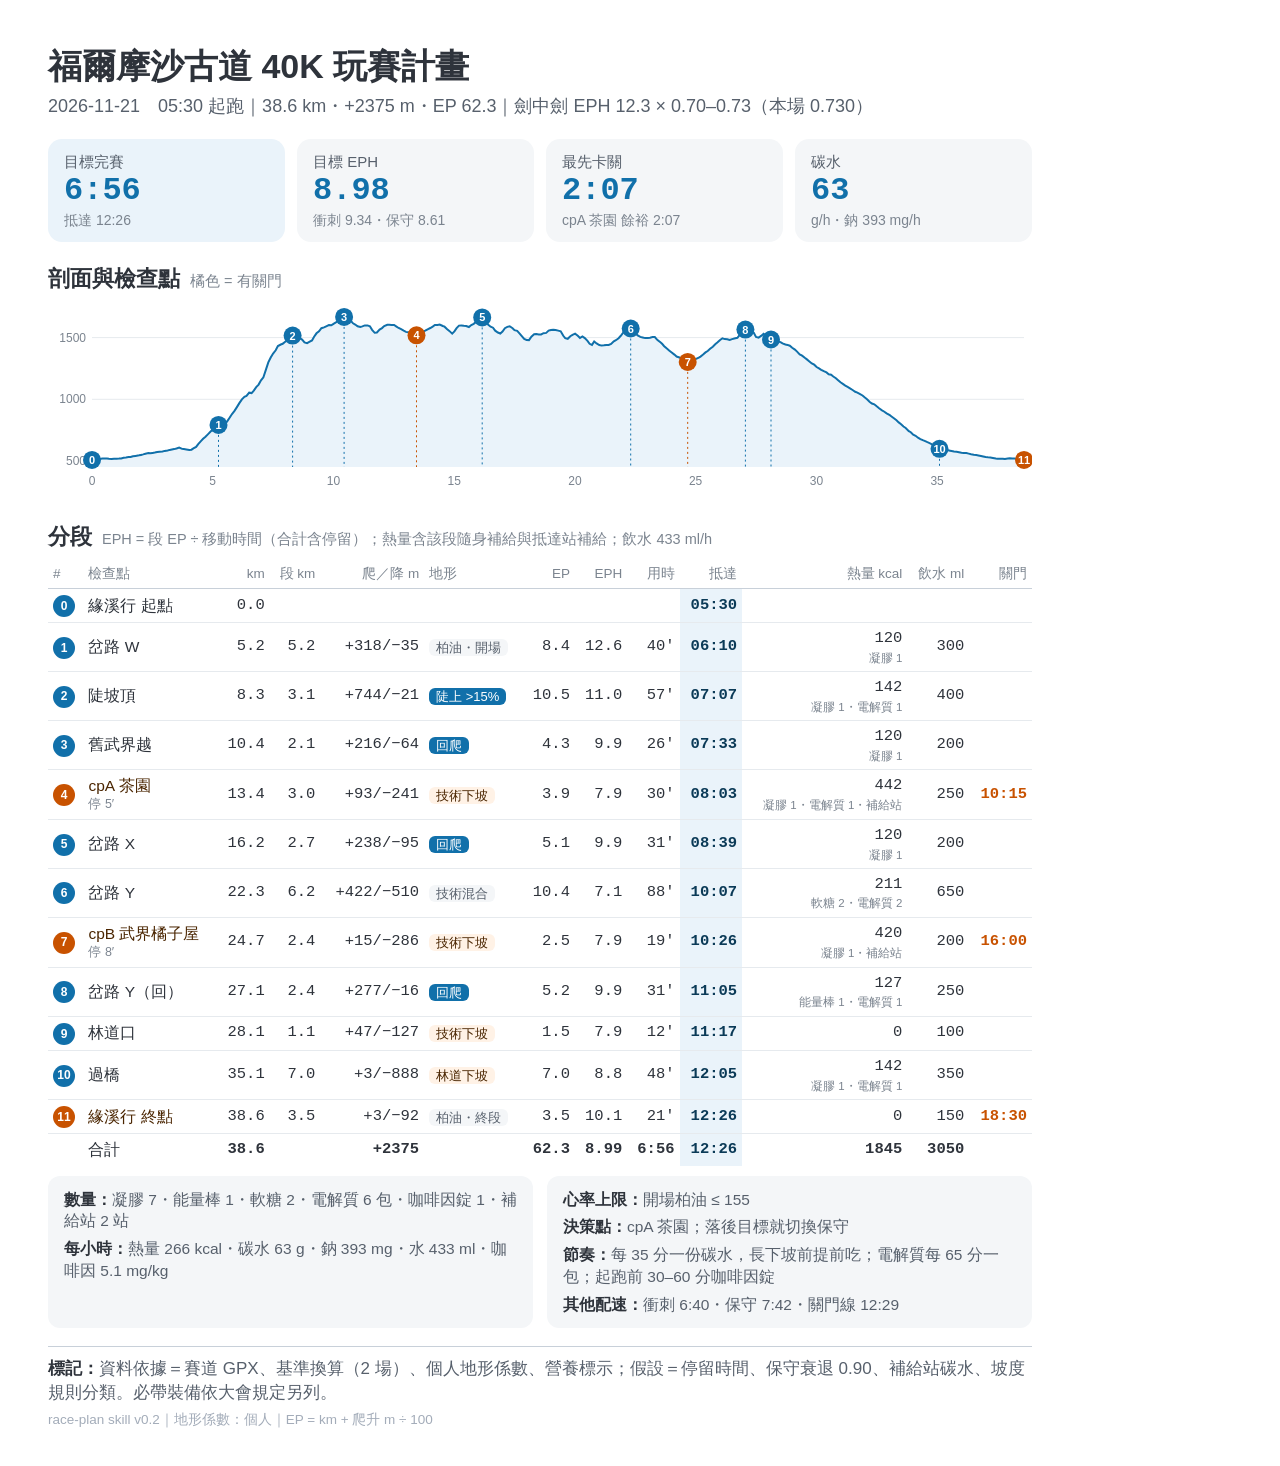
<file: .claude/skills/race-plan/examples/ft40-2026/out/plan.html>
<!doctype html><html lang="zh-Hant"><head><meta charset="utf-8"><link rel="stylesheet" href="file:///home/user/TRaiLHeaD/.claude/skills/race-plan/assets/fonts/noto-sans-tc/400.css"><link rel="stylesheet" href="file:///home/user/TRaiLHeaD/.claude/skills/race-plan/assets/fonts/noto-sans-tc/500.css"><link rel="stylesheet" href="file:///home/user/TRaiLHeaD/.claude/skills/race-plan/assets/fonts/noto-sans-tc/700.css"><link rel="stylesheet" href="file:///home/user/TRaiLHeaD/.claude/skills/race-plan/assets/fonts/roboto-mono/400.css"><link rel="stylesheet" href="file:///home/user/TRaiLHeaD/.claude/skills/race-plan/assets/fonts/roboto-mono/500.css"><link rel="stylesheet" href="file:///home/user/TRaiLHeaD/.claude/skills/race-plan/assets/fonts/roboto-mono/700.css"><style>
:root{--blue:#1170AA;--bt:#A3CCE9;--btint:#EAF3FA;--ox:#C85200;--of:#FC7D0B;--ot:#FFBC79;--otint:#FFF2E6;
--g1:#57606C;--g2:#7B848F;--g3:#A3ACB9;--grid:#C8D0D9;--card:#F4F6F8;--t:#2E333B;--bdark:#0B3A57;--odark:#4A2500}
*{box-sizing:border-box;margin:0;padding:0} html,body{background:#fff}
body{width:1080px;padding:44px 48px 36px;font-family:"Segoe UI","Noto Sans TC",sans-serif;color:var(--t);font-size:18px;line-height:1.4}
.m,.kv{font-family:"Roboto Mono","Noto Sans TC",monospace}
h1{font-size:34px;line-height:1.3} .sub{color:var(--g1);font-size:18px;margin-top:6px}
.kpis{display:grid;grid-template-columns:repeat(4,1fr);gap:12px;margin-top:20px}
.k{background:var(--card);border-radius:14px;padding:12px 16px} .k.hl{background:var(--btint)}
.kl{font-size:15px;color:var(--g1)} .kv{font-size:32px;font-weight:700;color:var(--blue);line-height:1.2} .ks{font-size:14px;color:var(--g2)}
h2{font-size:22px;margin:22px 0 8px;display:flex;gap:10px;align-items:baseline} h2 span{font-size:14.5px;font-weight:400;color:var(--g2)}
table{width:100%;border-collapse:collapse;font-size:15.5px}
th{font-size:13.5px;color:var(--g2);font-weight:500;text-align:right;padding:4px 5px;border-bottom:1.5px solid var(--grid)} th.l{text-align:left}
td{padding:5px 5px;border-bottom:1px solid #E6EAEE;vertical-align:middle} td.m{text-align:right;white-space:nowrap}
td.tg{background:var(--btint);color:var(--bdark);font-weight:700} td.c{color:var(--ox);font-weight:700}
tr.cut td.nm b{color:var(--odark)}
.nm b{font-weight:500} .nm small{display:block;font-size:12.5px;color:var(--g2)}
.no{display:inline-flex;width:22px;height:22px;border-radius:50%;background:var(--blue);color:#fff;font-size:12px;font-weight:700;align-items:center;justify-content:center}
tr.cut .no{background:var(--ox)}
.tt{font-size:13px;border-radius:6px;padding:1px 7px;background:var(--card);color:var(--g1);white-space:nowrap}
.tt.steep_climb,.tt.reclimb{background:var(--blue);color:#fff} .tt.descent_technical,.tt.descent_forest_road{background:var(--otint);color:var(--odark)}
td.fu small{display:block;font-family:"Noto Sans TC",sans-serif;font-size:11.5px;color:var(--g2);font-weight:400}
tr.tot td{border-top:1.5px solid var(--grid);border-bottom:none;font-weight:700}
.fl{display:grid;grid-template-columns:1fr 1fr;gap:14px;margin-top:10px} .bx{background:var(--card);border-radius:12px;padding:10px 16px;font-size:15.5px;color:var(--g1)}
.bx b{color:var(--t)} .bx li{list-style:none;padding:3px 0}
.warn{margin-top:10px;background:var(--otint);color:var(--odark);border-radius:10px;padding:8px 14px;font-weight:700}
.foot{margin-top:18px;border-top:1.5px solid var(--grid);padding-top:10px;font-size:17px;color:var(--g1)} .foot b{color:var(--t)}
.src{font-size:13.5px;color:var(--g3);margin-top:6px}
</style></head><body>
<h1>福爾摩沙古道 40K 玩賽計畫</h1>
<div class="sub">2026-11-21　05:30 起跑｜38.6 km・+2375 m・EP 62.3｜劍中劍 EPH 12.3 × 0.70–0.73（本場 0.730）</div>
<div class="kpis">
 <div class="k hl"><div class="kl">目標完賽</div><div class="kv">6:56</div><div class="ks">抵達 12:26</div></div>
 <div class="k"><div class="kl">目標 EPH</div><div class="kv">8.98</div><div class="ks">衝刺 9.34・保守 8.61</div></div>
 <div class="k"><div class="kl">最先卡關</div><div class="kv">2:07</div><div class="ks">cpA 茶園 餘裕 2:07</div></div>
 <div class="k"><div class="kl">碳水</div><div class="kv">63</div><div class="ks">g/h・鈉 393 mg/h</div></div>
</div>
<h2>剖面與檢查點<span>橘色 = 有關門</span></h2><svg width="984" height="190" viewBox="0 0 984 190"><text x="38" y="162.0" text-anchor="end" font-size="12" fill="#7B848F">500</text><line x1="44" x2="976" y1="158.0" y2="158.0" stroke="#E6EAEE"/><text x="38" y="100.3" text-anchor="end" font-size="12" fill="#7B848F">1000</text><line x1="44" x2="976" y1="96.3" y2="96.3" stroke="#E6EAEE"/><text x="38" y="38.6" text-anchor="end" font-size="12" fill="#7B848F">1500</text><line x1="44" x2="976" y1="34.6" y2="34.6" stroke="#E6EAEE"/><path d="M44.0,164 L44.0,156.9 L47.1,156.6 L49.1,156.4 L51.5,156.0 L54.4,155.5 L56.1,155.5 L59.0,155.4 L60.9,155.7 L63.6,156.0 L66.0,155.7 L68.6,155.7 L71.0,155.6 L73.2,155.4 L75.6,154.8 L78.0,154.5 L80.5,154.1 L82.6,154.0 L85.0,153.3 L87.5,152.9 L91.1,152.3 L93.0,151.9 L95.2,151.4 L97.4,150.8 L100.5,150.1 L102.2,150.2 L104.6,149.9 L106.8,149.6 L109.2,149.1 L111.6,148.7 L114.5,148.5 L116.7,147.9 L119.6,147.4 L121.7,146.9 L123.9,146.5 L126.1,146.1 L128.5,145.5 L131.2,144.5 L134.1,145.9 L135.8,146.1 L138.4,146.5 L141.3,147.0 L143.5,146.7 L145.4,145.4 L148.1,143.9 L150.2,141.1 L152.9,138.1 L155.1,135.8 L157.5,133.7 L160.1,131.1 L162.6,128.5 L165.4,126.0 L167.4,123.7 L169.8,121.7 L172.0,121.3 L174.6,122.4 L177.0,121.2 L179.5,117.9 L181.6,114.7 L184.0,111.0 L186.5,107.9 L188.9,104.1 L191.5,99.9 L193.9,96.4 L196.4,93.8 L198.5,93.0 L201.2,89.7 L203.6,90.1 L205.8,87.6 L208.2,84.1 L210.6,81.6 L213.0,77.3 L215.4,74.3 L218.1,66.1 L220.3,59.4 L222.7,54.5 L225.1,50.5 L227.7,47.3 L229.9,43.0 L232.8,41.5 L234.7,40.8 L237.2,38.7 L239.6,36.8 L242.2,34.8 L244.6,32.6 L246.8,35.7 L249.5,35.3 L251.6,35.0 L254.1,36.6 L256.5,39.4 L259.1,40.2 L261.3,38.9 L264.0,37.4 L266.1,33.7 L268.5,30.3 L271.0,28.3 L273.4,25.2 L276.0,24.4 L278.2,23.3 L280.9,22.1 L283.3,22.3 L285.5,20.8 L287.9,19.4 L290.3,17.8 L292.7,17.3 L295.1,14.5 L298.2,14.9 L300.2,15.9 L302.6,17.5 L305.0,20.3 L307.2,21.5 L309.6,23.3 L312.3,24.0 L314.4,23.4 L316.8,22.4 L319.5,22.4 L321.9,23.3 L324.1,26.8 L326.7,29.8 L328.9,29.5 L331.6,26.6 L334.0,25.1 L336.2,23.1 L339.3,21.8 L341.2,21.8 L343.6,21.9 L346.1,22.0 L348.5,23.6 L350.6,25.0 L353.1,26.2 L355.7,27.7 L357.9,28.9 L360.3,29.3 L363.2,30.3 L365.1,31.4 L368.5,32.3 L370.2,30.4 L372.6,29.8 L375.0,28.8 L377.2,27.7 L380.1,26.1 L382.3,25.0 L384.7,23.6 L386.9,22.0 L389.5,21.9 L391.7,21.5 L394.8,23.0 L396.5,23.7 L399.2,26.2 L401.3,27.9 L404.2,30.7 L406.4,28.4 L408.6,25.1 L411.0,22.6 L413.4,22.4 L415.8,22.8 L418.2,23.0 L420.9,24.0 L423.3,22.0 L425.7,20.8 L427.9,18.9 L430.3,16.6 L432.7,15.0 L435.4,14.0 L437.8,19.1 L440.0,21.6 L442.6,23.7 L445.0,24.7 L447.2,27.7 L449.9,29.5 L452.3,30.5 L454.5,28.6 L456.9,25.2 L459.3,23.9 L461.7,23.3 L464.6,25.3 L466.5,27.2 L469.2,27.8 L471.9,30.8 L473.8,33.1 L476.2,36.0 L478.6,36.9 L481.0,37.1 L483.4,33.7 L486.1,31.3 L488.3,31.1 L490.7,31.6 L493.1,31.4 L495.5,30.2 L498.2,29.9 L500.6,27.6 L503.0,27.0 L505.2,26.7 L507.6,27.0 L510.2,27.6 L512.7,28.3 L515.3,32.8 L517.2,35.2 L519.7,35.8 L522.3,33.2 L524.5,31.9 L527.1,30.7 L529.8,32.8 L532.0,35.0 L534.4,33.5 L536.8,35.1 L539.5,37.9 L541.6,40.8 L544.0,41.9 L546.2,38.4 L548.6,40.4 L551.3,42.0 L553.5,42.6 L555.9,42.3 L558.3,41.9 L560.7,42.0 L563.1,41.0 L565.8,38.3 L567.9,37.2 L570.6,35.2 L572.8,32.8 L575.2,29.7 L577.6,26.3 L580.0,25.1 L582.4,25.2 L584.8,27.1 L587.5,30.2 L589.7,32.4 L592.3,33.9 L594.7,34.5 L597.2,35.1 L599.8,35.0 L602.0,34.8 L604.6,34.1 L606.8,34.1 L609.5,37.1 L612.4,39.3 L614.1,40.8 L616.2,43.2 L618.9,45.6 L621.1,47.4 L623.7,49.5 L626.4,51.6 L628.6,53.5 L630.7,54.2 L633.1,55.0 L635.6,56.4 L638.5,56.3 L641.8,57.4 L643.5,57.3 L645.7,56.6 L648.1,55.9 L650.8,54.7 L652.5,53.6 L655.1,51.6 L657.5,49.4 L659.7,48.0 L662.1,45.8 L664.8,43.7 L667.2,41.3 L669.6,39.3 L671.8,37.2 L674.4,35.3 L676.8,36.1 L679.3,36.2 L681.7,36.9 L684.1,36.1 L686.3,35.5 L689.4,34.8 L691.1,32.6 L693.7,30.3 L696.4,27.1 L698.3,27.2 L701.2,29.4 L703.2,28.9 L705.8,29.8 L708.0,33.9 L710.6,34.6 L713.1,32.9 L715.5,30.8 L717.6,33.0 L720.5,34.6 L722.5,35.0 L724.9,37.2 L727.3,38.3 L729.7,38.1 L732.9,39.4 L734.5,40.4 L737.4,41.5 L739.6,41.9 L741.8,42.7 L744.2,44.7 L746.9,46.6 L749.3,48.9 L751.7,51.4 L754.1,52.6 L756.8,54.8 L758.9,56.4 L761.1,58.2 L763.8,60.5 L766.2,61.7 L768.6,64.0 L771.0,65.4 L773.2,66.8 L775.8,68.2 L778.5,69.4 L780.7,71.2 L783.1,71.7 L785.3,73.5 L787.9,75.3 L790.1,77.2 L792.5,79.3 L795.2,81.1 L797.3,82.6 L800.0,84.1 L802.4,85.6 L804.6,87.0 L807.2,88.8 L809.4,89.6 L812.1,91.1 L814.5,92.5 L816.6,94.3 L819.3,96.5 L821.5,98.8 L823.9,100.5 L826.3,101.3 L829.0,103.6 L831.1,105.3 L834.0,107.3 L836.0,108.5 L838.6,110.3 L841.8,112.2 L843.2,113.2 L845.9,115.3 L848.5,117.3 L850.7,119.4 L853.1,121.2 L855.5,123.5 L857.7,125.0 L860.8,128.1 L862.8,129.2 L865.2,131.7 L867.6,132.8 L870.0,134.7 L872.4,136.1 L874.8,137.2 L877.2,138.2 L879.4,139.2 L882.1,140.3 L884.5,141.6 L886.7,142.5 L889.3,143.0 L891.7,145.8 L894.4,146.2 L896.6,146.5 L899.2,147.1 L902.1,147.7 L903.6,148.0 L906.0,148.5 L908.6,148.8 L911.0,149.2 L913.5,149.7 L915.9,149.9 L918.3,150.1 L920.7,150.6 L923.1,151.2 L925.8,151.7 L928.2,152.0 L930.4,152.4 L933.0,152.9 L935.2,153.4 L937.6,154.0 L940.0,154.3 L942.4,154.5 L944.9,154.9 L947.8,155.5 L949.4,155.7 L952.3,155.7 L954.8,155.7 L956.9,156.0 L959.8,155.6 L961.8,155.3 L964.4,155.4 L966.6,155.6 L969.2,156.1 L971.4,156.4 L974.1,156.7 L976.0,164 Z" fill="#EAF3FA"/><polyline points="44.0,156.9 47.1,156.6 49.1,156.4 51.5,156.0 54.4,155.5 56.1,155.5 59.0,155.4 60.9,155.7 63.6,156.0 66.0,155.7 68.6,155.7 71.0,155.6 73.2,155.4 75.6,154.8 78.0,154.5 80.5,154.1 82.6,154.0 85.0,153.3 87.5,152.9 91.1,152.3 93.0,151.9 95.2,151.4 97.4,150.8 100.5,150.1 102.2,150.2 104.6,149.9 106.8,149.6 109.2,149.1 111.6,148.7 114.5,148.5 116.7,147.9 119.6,147.4 121.7,146.9 123.9,146.5 126.1,146.1 128.5,145.5 131.2,144.5 134.1,145.9 135.8,146.1 138.4,146.5 141.3,147.0 143.5,146.7 145.4,145.4 148.1,143.9 150.2,141.1 152.9,138.1 155.1,135.8 157.5,133.7 160.1,131.1 162.6,128.5 165.4,126.0 167.4,123.7 169.8,121.7 172.0,121.3 174.6,122.4 177.0,121.2 179.5,117.9 181.6,114.7 184.0,111.0 186.5,107.9 188.9,104.1 191.5,99.9 193.9,96.4 196.4,93.8 198.5,93.0 201.2,89.7 203.6,90.1 205.8,87.6 208.2,84.1 210.6,81.6 213.0,77.3 215.4,74.3 218.1,66.1 220.3,59.4 222.7,54.5 225.1,50.5 227.7,47.3 229.9,43.0 232.8,41.5 234.7,40.8 237.2,38.7 239.6,36.8 242.2,34.8 244.6,32.6 246.8,35.7 249.5,35.3 251.6,35.0 254.1,36.6 256.5,39.4 259.1,40.2 261.3,38.9 264.0,37.4 266.1,33.7 268.5,30.3 271.0,28.3 273.4,25.2 276.0,24.4 278.2,23.3 280.9,22.1 283.3,22.3 285.5,20.8 287.9,19.4 290.3,17.8 292.7,17.3 295.1,14.5 298.2,14.9 300.2,15.9 302.6,17.5 305.0,20.3 307.2,21.5 309.6,23.3 312.3,24.0 314.4,23.4 316.8,22.4 319.5,22.4 321.9,23.3 324.1,26.8 326.7,29.8 328.9,29.5 331.6,26.6 334.0,25.1 336.2,23.1 339.3,21.8 341.2,21.8 343.6,21.9 346.1,22.0 348.5,23.6 350.6,25.0 353.1,26.2 355.7,27.7 357.9,28.9 360.3,29.3 363.2,30.3 365.1,31.4 368.5,32.3 370.2,30.4 372.6,29.8 375.0,28.8 377.2,27.7 380.1,26.1 382.3,25.0 384.7,23.6 386.9,22.0 389.5,21.9 391.7,21.5 394.8,23.0 396.5,23.7 399.2,26.2 401.3,27.9 404.2,30.7 406.4,28.4 408.6,25.1 411.0,22.6 413.4,22.4 415.8,22.8 418.2,23.0 420.9,24.0 423.3,22.0 425.7,20.8 427.9,18.9 430.3,16.6 432.7,15.0 435.4,14.0 437.8,19.1 440.0,21.6 442.6,23.7 445.0,24.7 447.2,27.7 449.9,29.5 452.3,30.5 454.5,28.6 456.9,25.2 459.3,23.9 461.7,23.3 464.6,25.3 466.5,27.2 469.2,27.8 471.9,30.8 473.8,33.1 476.2,36.0 478.6,36.9 481.0,37.1 483.4,33.7 486.1,31.3 488.3,31.1 490.7,31.6 493.1,31.4 495.5,30.2 498.2,29.9 500.6,27.6 503.0,27.0 505.2,26.7 507.6,27.0 510.2,27.6 512.7,28.3 515.3,32.8 517.2,35.2 519.7,35.8 522.3,33.2 524.5,31.9 527.1,30.7 529.8,32.8 532.0,35.0 534.4,33.5 536.8,35.1 539.5,37.9 541.6,40.8 544.0,41.9 546.2,38.4 548.6,40.4 551.3,42.0 553.5,42.6 555.9,42.3 558.3,41.9 560.7,42.0 563.1,41.0 565.8,38.3 567.9,37.2 570.6,35.2 572.8,32.8 575.2,29.7 577.6,26.3 580.0,25.1 582.4,25.2 584.8,27.1 587.5,30.2 589.7,32.4 592.3,33.9 594.7,34.5 597.2,35.1 599.8,35.0 602.0,34.8 604.6,34.1 606.8,34.1 609.5,37.1 612.4,39.3 614.1,40.8 616.2,43.2 618.9,45.6 621.1,47.4 623.7,49.5 626.4,51.6 628.6,53.5 630.7,54.2 633.1,55.0 635.6,56.4 638.5,56.3 641.8,57.4 643.5,57.3 645.7,56.6 648.1,55.9 650.8,54.7 652.5,53.6 655.1,51.6 657.5,49.4 659.7,48.0 662.1,45.8 664.8,43.7 667.2,41.3 669.6,39.3 671.8,37.2 674.4,35.3 676.8,36.1 679.3,36.2 681.7,36.9 684.1,36.1 686.3,35.5 689.4,34.8 691.1,32.6 693.7,30.3 696.4,27.1 698.3,27.2 701.2,29.4 703.2,28.9 705.8,29.8 708.0,33.9 710.6,34.6 713.1,32.9 715.5,30.8 717.6,33.0 720.5,34.6 722.5,35.0 724.9,37.2 727.3,38.3 729.7,38.1 732.9,39.4 734.5,40.4 737.4,41.5 739.6,41.9 741.8,42.7 744.2,44.7 746.9,46.6 749.3,48.9 751.7,51.4 754.1,52.6 756.8,54.8 758.9,56.4 761.1,58.2 763.8,60.5 766.2,61.7 768.6,64.0 771.0,65.4 773.2,66.8 775.8,68.2 778.5,69.4 780.7,71.2 783.1,71.7 785.3,73.5 787.9,75.3 790.1,77.2 792.5,79.3 795.2,81.1 797.3,82.6 800.0,84.1 802.4,85.6 804.6,87.0 807.2,88.8 809.4,89.6 812.1,91.1 814.5,92.5 816.6,94.3 819.3,96.5 821.5,98.8 823.9,100.5 826.3,101.3 829.0,103.6 831.1,105.3 834.0,107.3 836.0,108.5 838.6,110.3 841.8,112.2 843.2,113.2 845.9,115.3 848.5,117.3 850.7,119.4 853.1,121.2 855.5,123.5 857.7,125.0 860.8,128.1 862.8,129.2 865.2,131.7 867.6,132.8 870.0,134.7 872.4,136.1 874.8,137.2 877.2,138.2 879.4,139.2 882.1,140.3 884.5,141.6 886.7,142.5 889.3,143.0 891.7,145.8 894.4,146.2 896.6,146.5 899.2,147.1 902.1,147.7 903.6,148.0 906.0,148.5 908.6,148.8 911.0,149.2 913.5,149.7 915.9,149.9 918.3,150.1 920.7,150.6 923.1,151.2 925.8,151.7 928.2,152.0 930.4,152.4 933.0,152.9 935.2,153.4 937.6,154.0 940.0,154.3 942.4,154.5 944.9,154.9 947.8,155.5 949.4,155.7 952.3,155.7 954.8,155.7 956.9,156.0 959.8,155.6 961.8,155.3 964.4,155.4 966.6,155.6 969.2,156.1 971.4,156.4 974.1,156.7" fill="none" stroke="#1170AA" stroke-width="2"/><line x1="44.0" y1="156.9" x2="44.0" y2="164" stroke="#1170AA" stroke-width="1" stroke-dasharray="2 3"/><circle cx="44.0" cy="156.9" r="9" fill="#1170AA"/><text x="44.0" y="160.9" text-anchor="middle" font-size="11" font-weight="700" fill="#fff">0</text><line x1="170.5" y1="121.9" x2="170.5" y2="164" stroke="#1170AA" stroke-width="1" stroke-dasharray="2 3"/><circle cx="170.5" cy="121.9" r="9" fill="#1170AA"/><text x="170.5" y="125.9" text-anchor="middle" font-size="11" font-weight="700" fill="#fff">1</text><line x1="244.6" y1="32.6" x2="244.6" y2="164" stroke="#1170AA" stroke-width="1" stroke-dasharray="2 3"/><circle cx="244.6" cy="32.6" r="9" fill="#1170AA"/><text x="244.6" y="36.6" text-anchor="middle" font-size="11" font-weight="700" fill="#fff">2</text><line x1="296.1" y1="13.9" x2="296.1" y2="164" stroke="#1170AA" stroke-width="1" stroke-dasharray="2 3"/><circle cx="296.1" cy="13.9" r="9" fill="#1170AA"/><text x="296.1" y="17.9" text-anchor="middle" font-size="11" font-weight="700" fill="#fff">3</text><line x1="368.5" y1="32.3" x2="368.5" y2="164" stroke="#C85200" stroke-width="1" stroke-dasharray="2 3"/><circle cx="368.5" cy="32.3" r="9" fill="#C85200"/><text x="368.5" y="36.3" text-anchor="middle" font-size="11" font-weight="700" fill="#fff">4</text><line x1="434.2" y1="14.4" x2="434.2" y2="164" stroke="#1170AA" stroke-width="1" stroke-dasharray="2 3"/><circle cx="434.2" cy="14.4" r="9" fill="#1170AA"/><text x="434.2" y="18.4" text-anchor="middle" font-size="11" font-weight="700" fill="#fff">5</text><line x1="582.7" y1="25.5" x2="582.7" y2="164" stroke="#1170AA" stroke-width="1" stroke-dasharray="2 3"/><circle cx="582.7" cy="25.5" r="9" fill="#1170AA"/><text x="582.7" y="29.5" text-anchor="middle" font-size="11" font-weight="700" fill="#fff">6</text><line x1="639.7" y1="58.9" x2="639.7" y2="164" stroke="#C85200" stroke-width="1" stroke-dasharray="2 3"/><circle cx="639.7" cy="58.9" r="9" fill="#C85200"/><text x="639.7" y="62.9" text-anchor="middle" font-size="11" font-weight="700" fill="#fff">7</text><line x1="697.4" y1="26.6" x2="697.4" y2="164" stroke="#1170AA" stroke-width="1" stroke-dasharray="2 3"/><circle cx="697.4" cy="26.6" r="9" fill="#1170AA"/><text x="697.4" y="30.6" text-anchor="middle" font-size="11" font-weight="700" fill="#fff">8</text><line x1="723.0" y1="36.5" x2="723.0" y2="164" stroke="#1170AA" stroke-width="1" stroke-dasharray="2 3"/><circle cx="723.0" cy="36.5" r="9" fill="#1170AA"/><text x="723.0" y="40.5" text-anchor="middle" font-size="11" font-weight="700" fill="#fff">9</text><line x1="891.5" y1="145.8" x2="891.5" y2="164" stroke="#1170AA" stroke-width="1" stroke-dasharray="2 3"/><circle cx="891.5" cy="145.8" r="9" fill="#1170AA"/><text x="891.5" y="149.8" text-anchor="middle" font-size="11" font-weight="700" fill="#fff">10</text><line x1="976.0" y1="156.9" x2="976.0" y2="164" stroke="#C85200" stroke-width="1" stroke-dasharray="2 3"/><circle cx="976.0" cy="156.9" r="9" fill="#C85200"/><text x="976.0" y="160.9" text-anchor="middle" font-size="11" font-weight="700" fill="#fff">11</text><text x="44.0" y="182" text-anchor="middle" font-size="12" fill="#7B848F">0</text><text x="164.7" y="182" text-anchor="middle" font-size="12" fill="#7B848F">5</text><text x="285.5" y="182" text-anchor="middle" font-size="12" fill="#7B848F">10</text><text x="406.2" y="182" text-anchor="middle" font-size="12" fill="#7B848F">15</text><text x="526.9" y="182" text-anchor="middle" font-size="12" fill="#7B848F">20</text><text x="647.6" y="182" text-anchor="middle" font-size="12" fill="#7B848F">25</text><text x="768.4" y="182" text-anchor="middle" font-size="12" fill="#7B848F">30</text><text x="889.1" y="182" text-anchor="middle" font-size="12" fill="#7B848F">35</text></svg>
<h2>分段<span>EPH = 段 EP ÷ 移動時間（合計含停留）；熱量含該段隨身補給與抵達站補給；飲水 433 ml/h</span></h2>
<table><thead><tr><th class="l">#</th><th class="l">檢查點</th><th>km</th><th>段 km</th><th>爬／降 m</th><th class="l">地形</th><th>EP</th><th>EPH</th><th>用時</th><th>抵達</th><th>熱量 kcal</th><th>飲水 ml</th><th>關門</th></tr></thead><tbody><tr><td><span class="no">0</span></td><td class="nm"><b>緣溪行 起點</b></td><td class="m">0.0</td><td></td><td></td><td></td><td></td><td></td><td></td><td class="m tg">05:30</td><td></td><td></td><td class="m c"></td></tr><tr><td><span class="no">1</span></td><td class="nm"><b>岔路 W</b></td><td class="m">5.2</td><td class="m">5.2</td><td class="m">+318/−35</td><td><span class="tt road_open">柏油・開場</span></td><td class="m">8.4</td><td class="m">12.6</td><td class="m">40′</td><td class="m tg">06:10</td><td class="m fu">120<small>凝膠 1</small></td><td class="m">300</td><td class="m c"></td></tr><tr><td><span class="no">2</span></td><td class="nm"><b>陡坡頂</b></td><td class="m">8.3</td><td class="m">3.1</td><td class="m">+744/−21</td><td><span class="tt steep_climb">陡上 >15%</span></td><td class="m">10.5</td><td class="m">11.0</td><td class="m">57′</td><td class="m tg">07:07</td><td class="m fu">142<small>凝膠 1・電解質 1</small></td><td class="m">400</td><td class="m c"></td></tr><tr><td><span class="no">3</span></td><td class="nm"><b>舊武界越</b></td><td class="m">10.4</td><td class="m">2.1</td><td class="m">+216/−64</td><td><span class="tt reclimb">回爬</span></td><td class="m">4.3</td><td class="m">9.9</td><td class="m">26′</td><td class="m tg">07:33</td><td class="m fu">120<small>凝膠 1</small></td><td class="m">200</td><td class="m c"></td></tr><tr class="cut"><td><span class="no">4</span></td><td class="nm"><b>cpA 茶園</b><small>停 5′</small></td><td class="m">13.4</td><td class="m">3.0</td><td class="m">+93/−241</td><td><span class="tt descent_technical">技術下坡</span></td><td class="m">3.9</td><td class="m">7.9</td><td class="m">30′</td><td class="m tg">08:03</td><td class="m fu">442<small>凝膠 1・電解質 1・補給站</small></td><td class="m">250</td><td class="m c">10:15</td></tr><tr><td><span class="no">5</span></td><td class="nm"><b>岔路 X</b></td><td class="m">16.2</td><td class="m">2.7</td><td class="m">+238/−95</td><td><span class="tt reclimb">回爬</span></td><td class="m">5.1</td><td class="m">9.9</td><td class="m">31′</td><td class="m tg">08:39</td><td class="m fu">120<small>凝膠 1</small></td><td class="m">200</td><td class="m c"></td></tr><tr><td><span class="no">6</span></td><td class="nm"><b>岔路 Y</b></td><td class="m">22.3</td><td class="m">6.2</td><td class="m">+422/−510</td><td><span class="tt technical_mixed">技術混合</span></td><td class="m">10.4</td><td class="m">7.1</td><td class="m">88′</td><td class="m tg">10:07</td><td class="m fu">211<small>軟糖 2・電解質 2</small></td><td class="m">650</td><td class="m c"></td></tr><tr class="cut"><td><span class="no">7</span></td><td class="nm"><b>cpB 武界橘子屋</b><small>停 8′</small></td><td class="m">24.7</td><td class="m">2.4</td><td class="m">+15/−286</td><td><span class="tt descent_technical">技術下坡</span></td><td class="m">2.5</td><td class="m">7.9</td><td class="m">19′</td><td class="m tg">10:26</td><td class="m fu">420<small>凝膠 1・補給站</small></td><td class="m">200</td><td class="m c">16:00</td></tr><tr><td><span class="no">8</span></td><td class="nm"><b>岔路 Y（回）</b></td><td class="m">27.1</td><td class="m">2.4</td><td class="m">+277/−16</td><td><span class="tt reclimb">回爬</span></td><td class="m">5.2</td><td class="m">9.9</td><td class="m">31′</td><td class="m tg">11:05</td><td class="m fu">127<small>能量棒 1・電解質 1</small></td><td class="m">250</td><td class="m c"></td></tr><tr><td><span class="no">9</span></td><td class="nm"><b>林道口</b></td><td class="m">28.1</td><td class="m">1.1</td><td class="m">+47/−127</td><td><span class="tt descent_technical">技術下坡</span></td><td class="m">1.5</td><td class="m">7.9</td><td class="m">12′</td><td class="m tg">11:17</td><td class="m fu">0<small></small></td><td class="m">100</td><td class="m c"></td></tr><tr><td><span class="no">10</span></td><td class="nm"><b>過橋</b></td><td class="m">35.1</td><td class="m">7.0</td><td class="m">+3/−888</td><td><span class="tt descent_forest_road">林道下坡</span></td><td class="m">7.0</td><td class="m">8.8</td><td class="m">48′</td><td class="m tg">12:05</td><td class="m fu">142<small>凝膠 1・電解質 1</small></td><td class="m">350</td><td class="m c"></td></tr><tr class="cut"><td><span class="no">11</span></td><td class="nm"><b>緣溪行 終點</b></td><td class="m">38.6</td><td class="m">3.5</td><td class="m">+3/−92</td><td><span class="tt road_end">柏油・終段</span></td><td class="m">3.5</td><td class="m">10.1</td><td class="m">21′</td><td class="m tg">12:26</td><td class="m fu">0<small></small></td><td class="m">150</td><td class="m c">18:30</td></tr><tr class="tot"><td></td><td class="nm"><b>合計</b></td><td class="m">38.6</td><td></td><td class="m">+2375</td><td></td><td class="m">62.3</td><td class="m">8.99</td><td class="m">6:56</td><td class="m tg">12:26</td><td class="m">1845</td><td class="m">3050</td><td></td></tr></tbody></table>
<div class="fl">
 <div class="bx"><ul><li><b>數量：</b>凝膠 7・能量棒 1・軟糖 2・電解質 6 包・咖啡因錠 1・補給站 2 站</li>
 <li><b>每小時：</b>熱量 266 kcal・碳水 63 g・鈉 393 mg・水 433 ml・咖啡因 5.1 mg/kg</li></ul></div>
 <div class="bx"><ul><li><b>心率上限：</b>開場柏油 ≤ 155</li>
 <li><b>決策點：</b>cpA 茶園；落後目標就切換保守</li>
 <li><b>節奏：</b>每 35 分一份碳水，長下坡前提前吃；電解質每 65 分一包；起跑前 30–60 分咖啡因錠</li>
 <li><b>其他配速：</b>衝刺 6:40・保守 7:42・關門線 12:29</li></ul></div>
</div>
<div class="foot"><b>標記：</b>資料依據＝賽道 GPX、基準換算（2 場）、個人地形係數、營養標示；假設＝停留時間、保守衰退 0.90、補給站碳水、坡度規則分類。必帶裝備依大會規定另列。</div>
<div class="src">race-plan skill v0.2｜地形係數：個人｜EP = km + 爬升 m ÷ 100</div>
</body></html>
</file>
